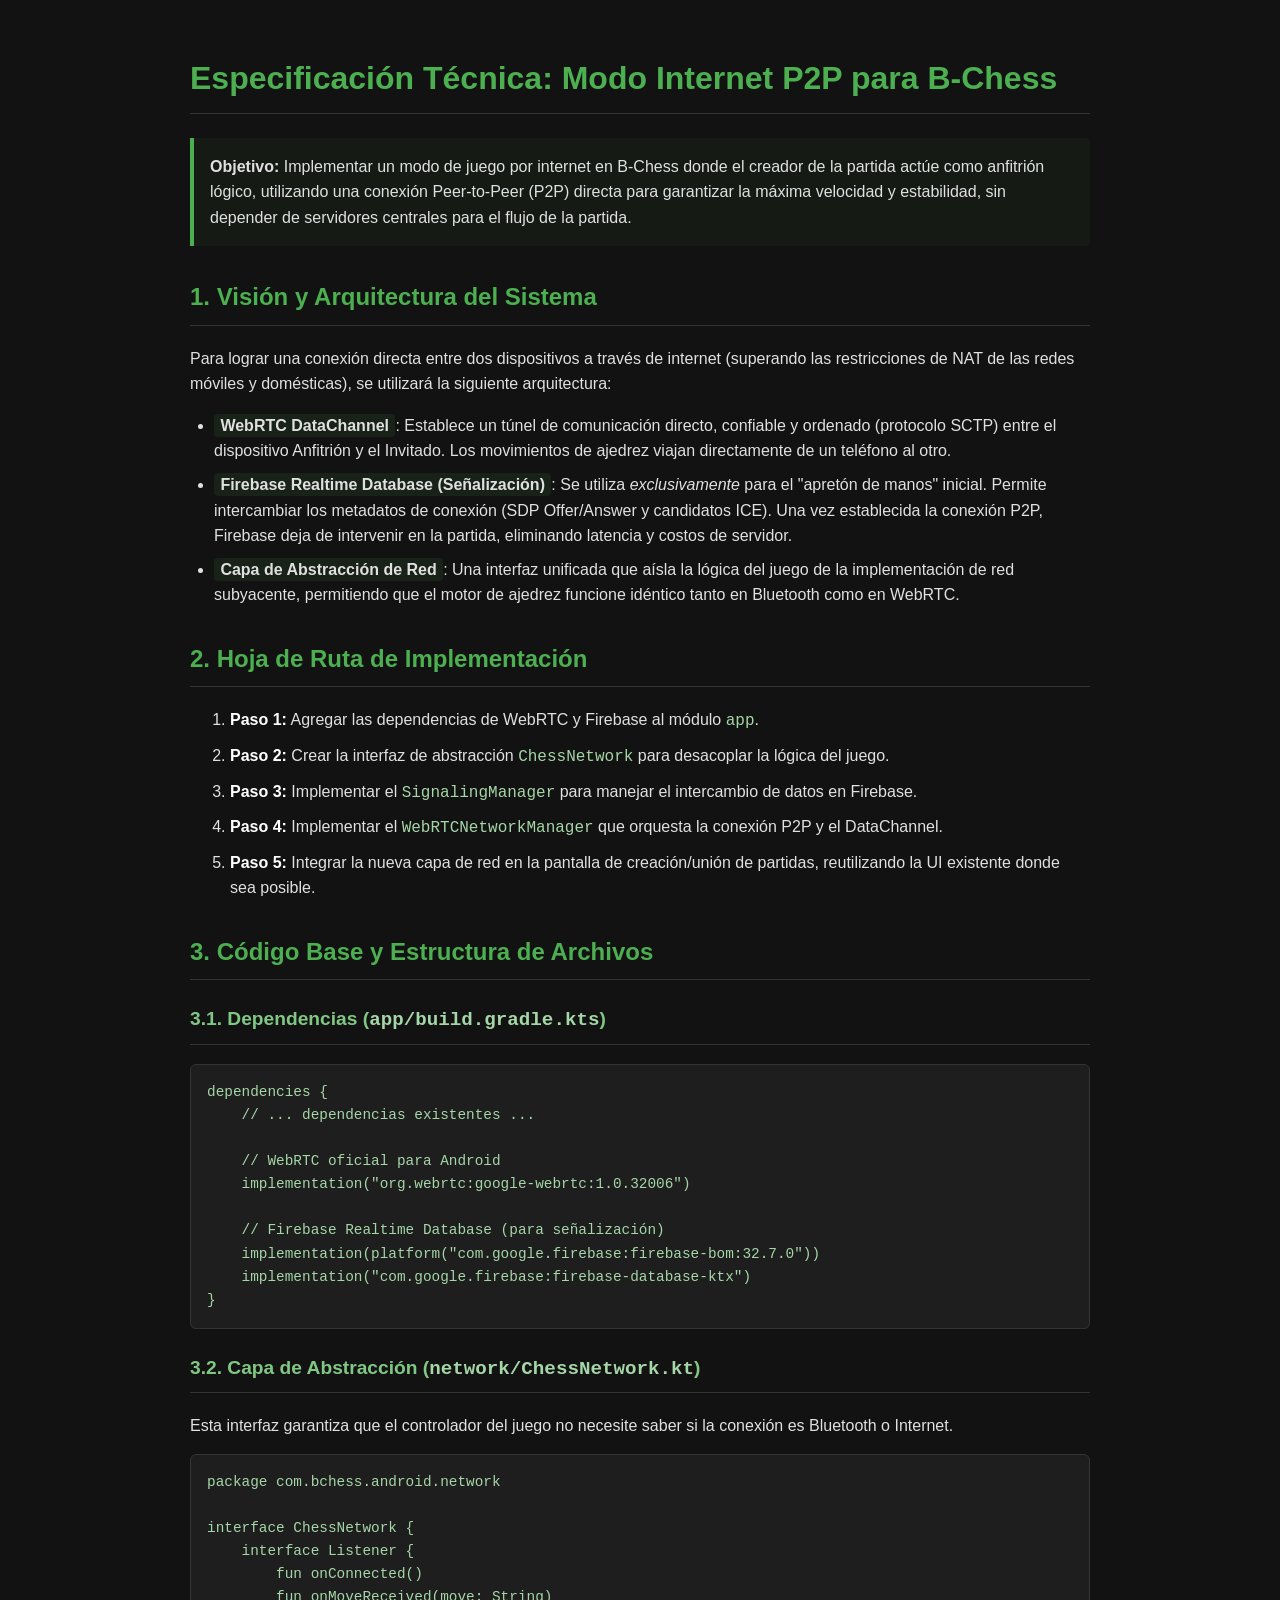
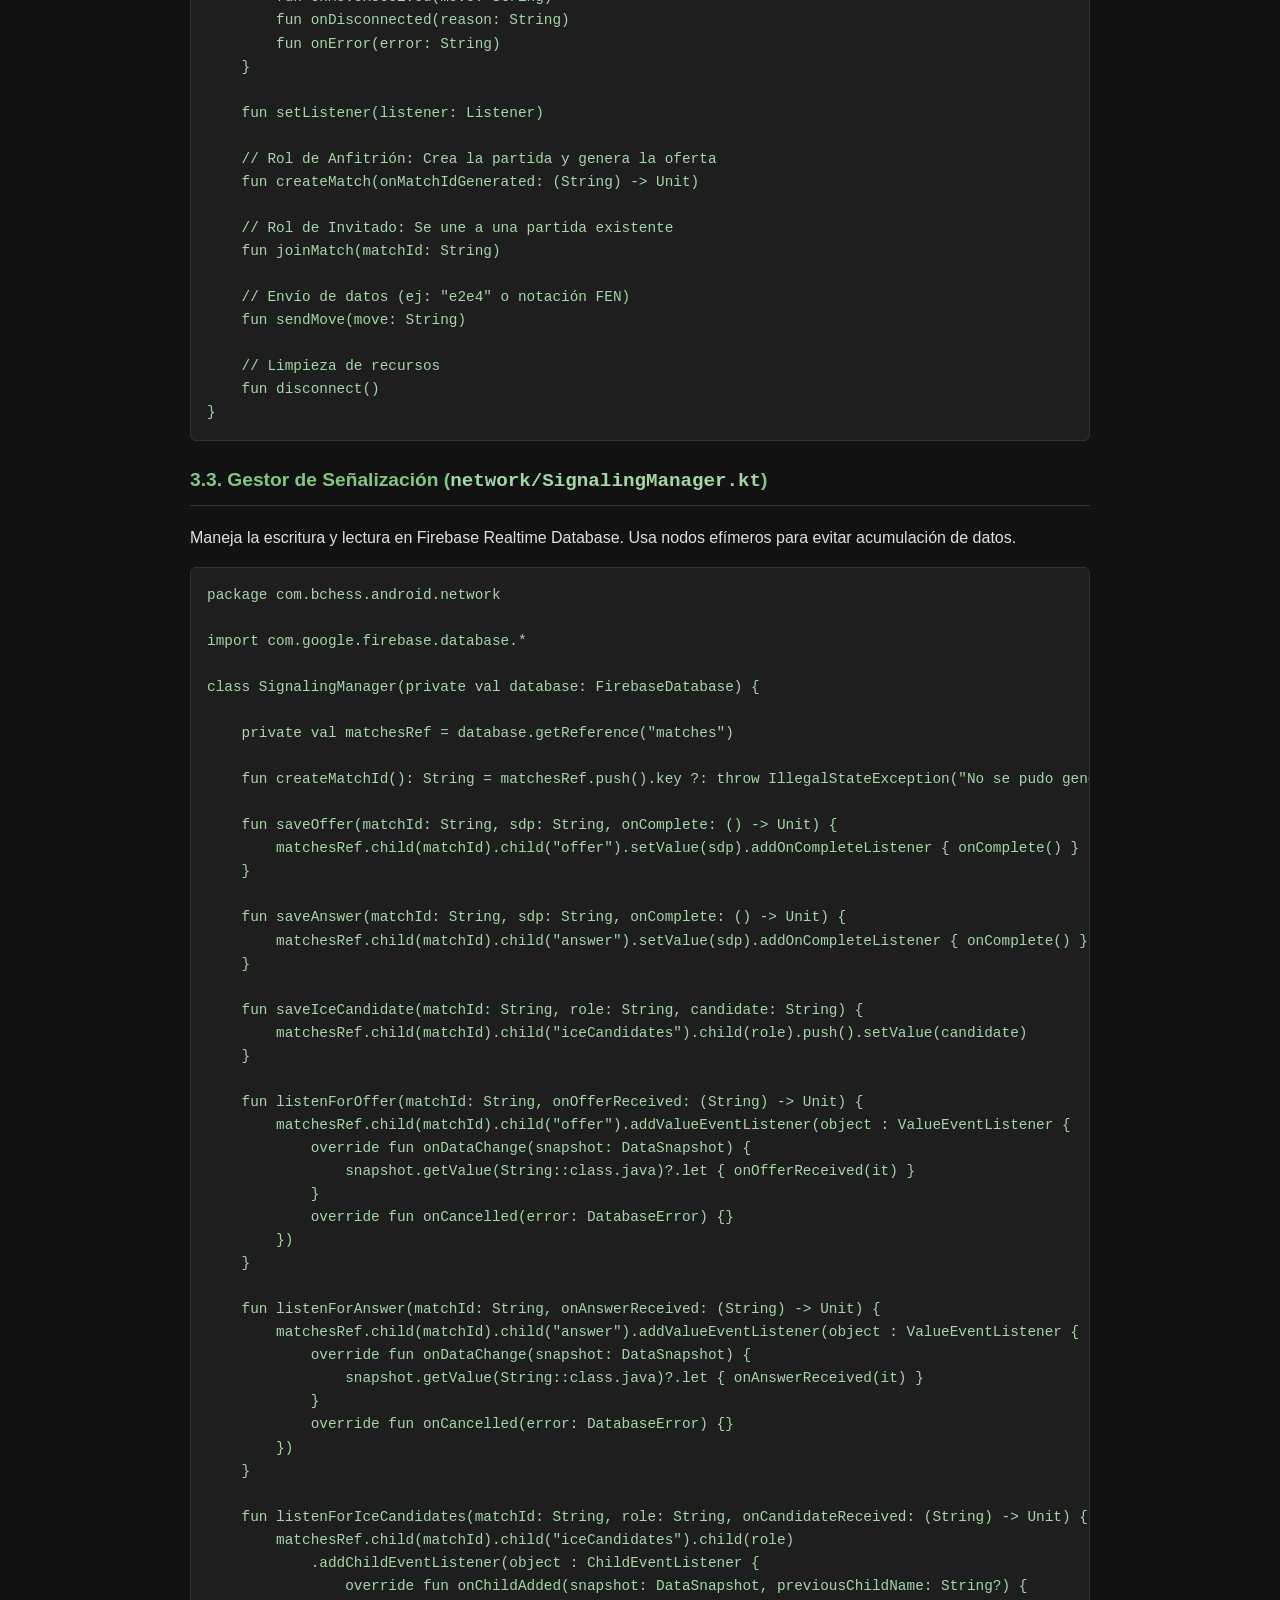
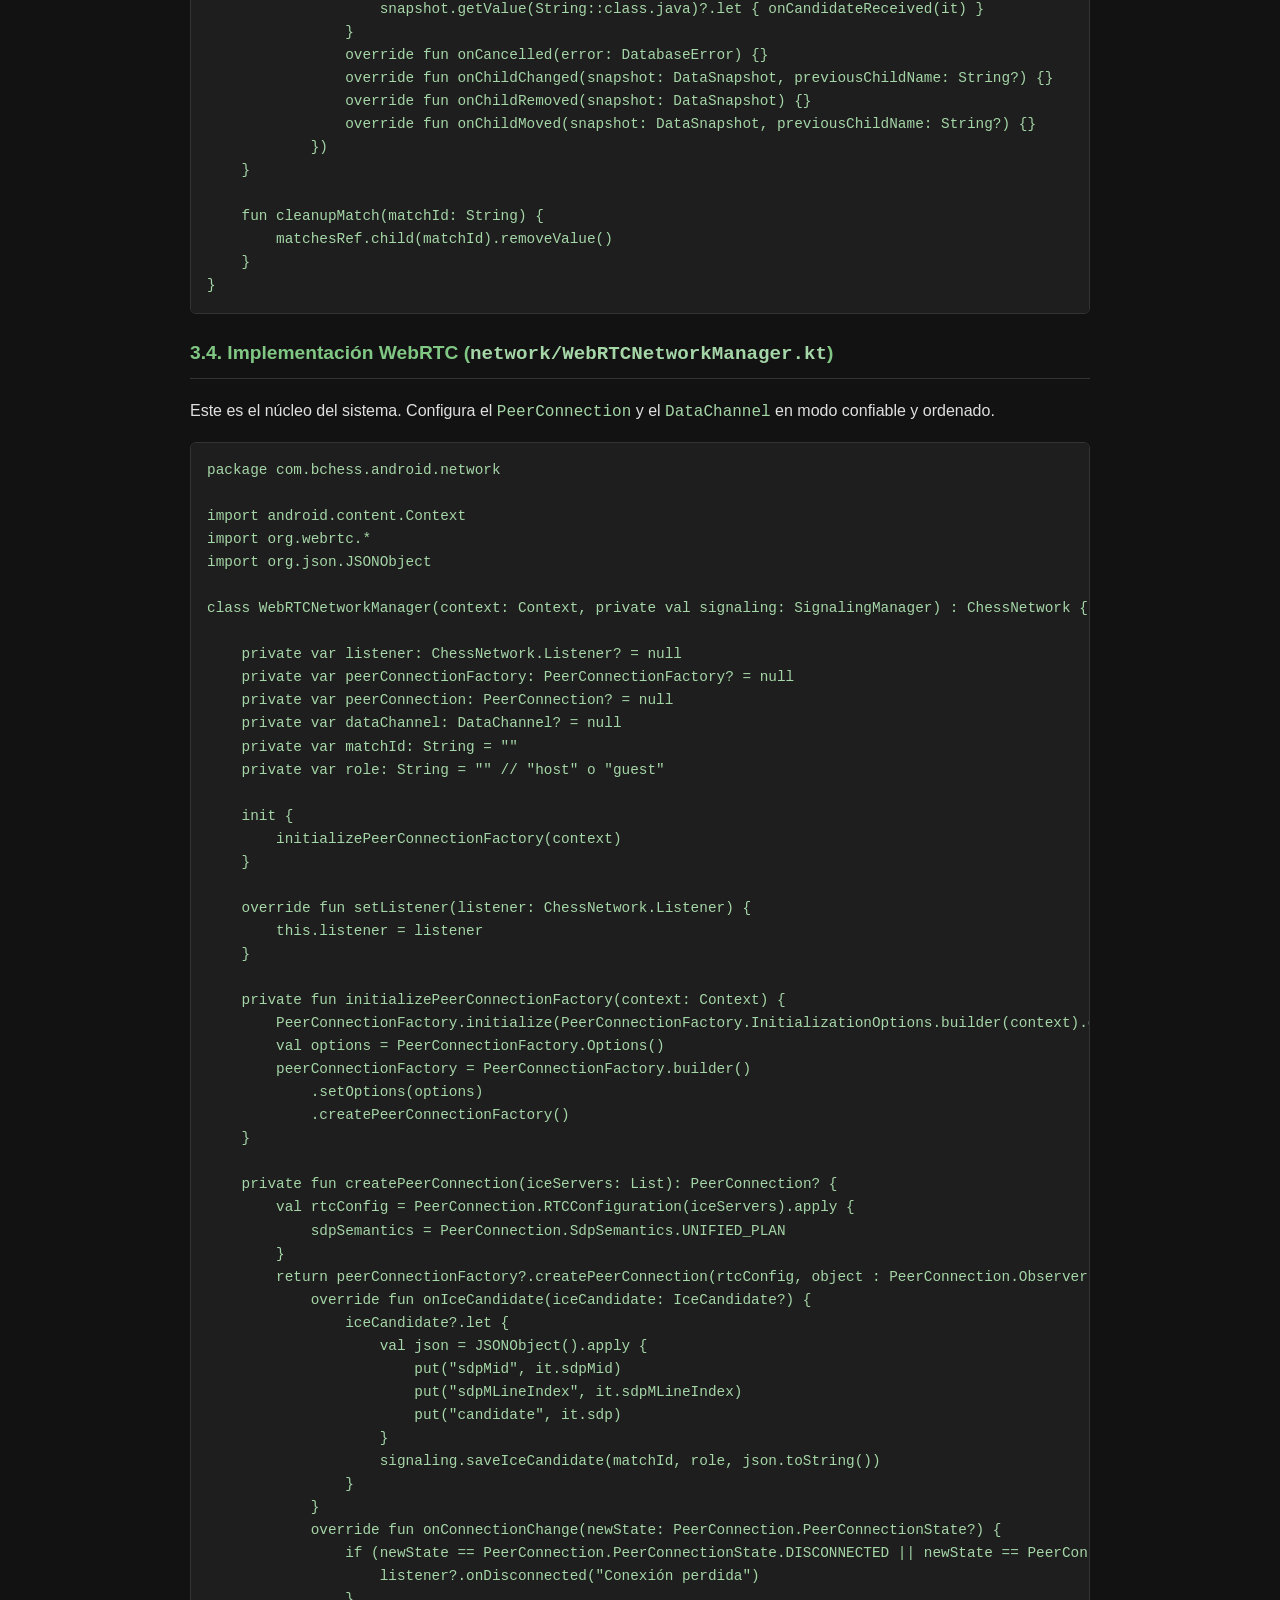
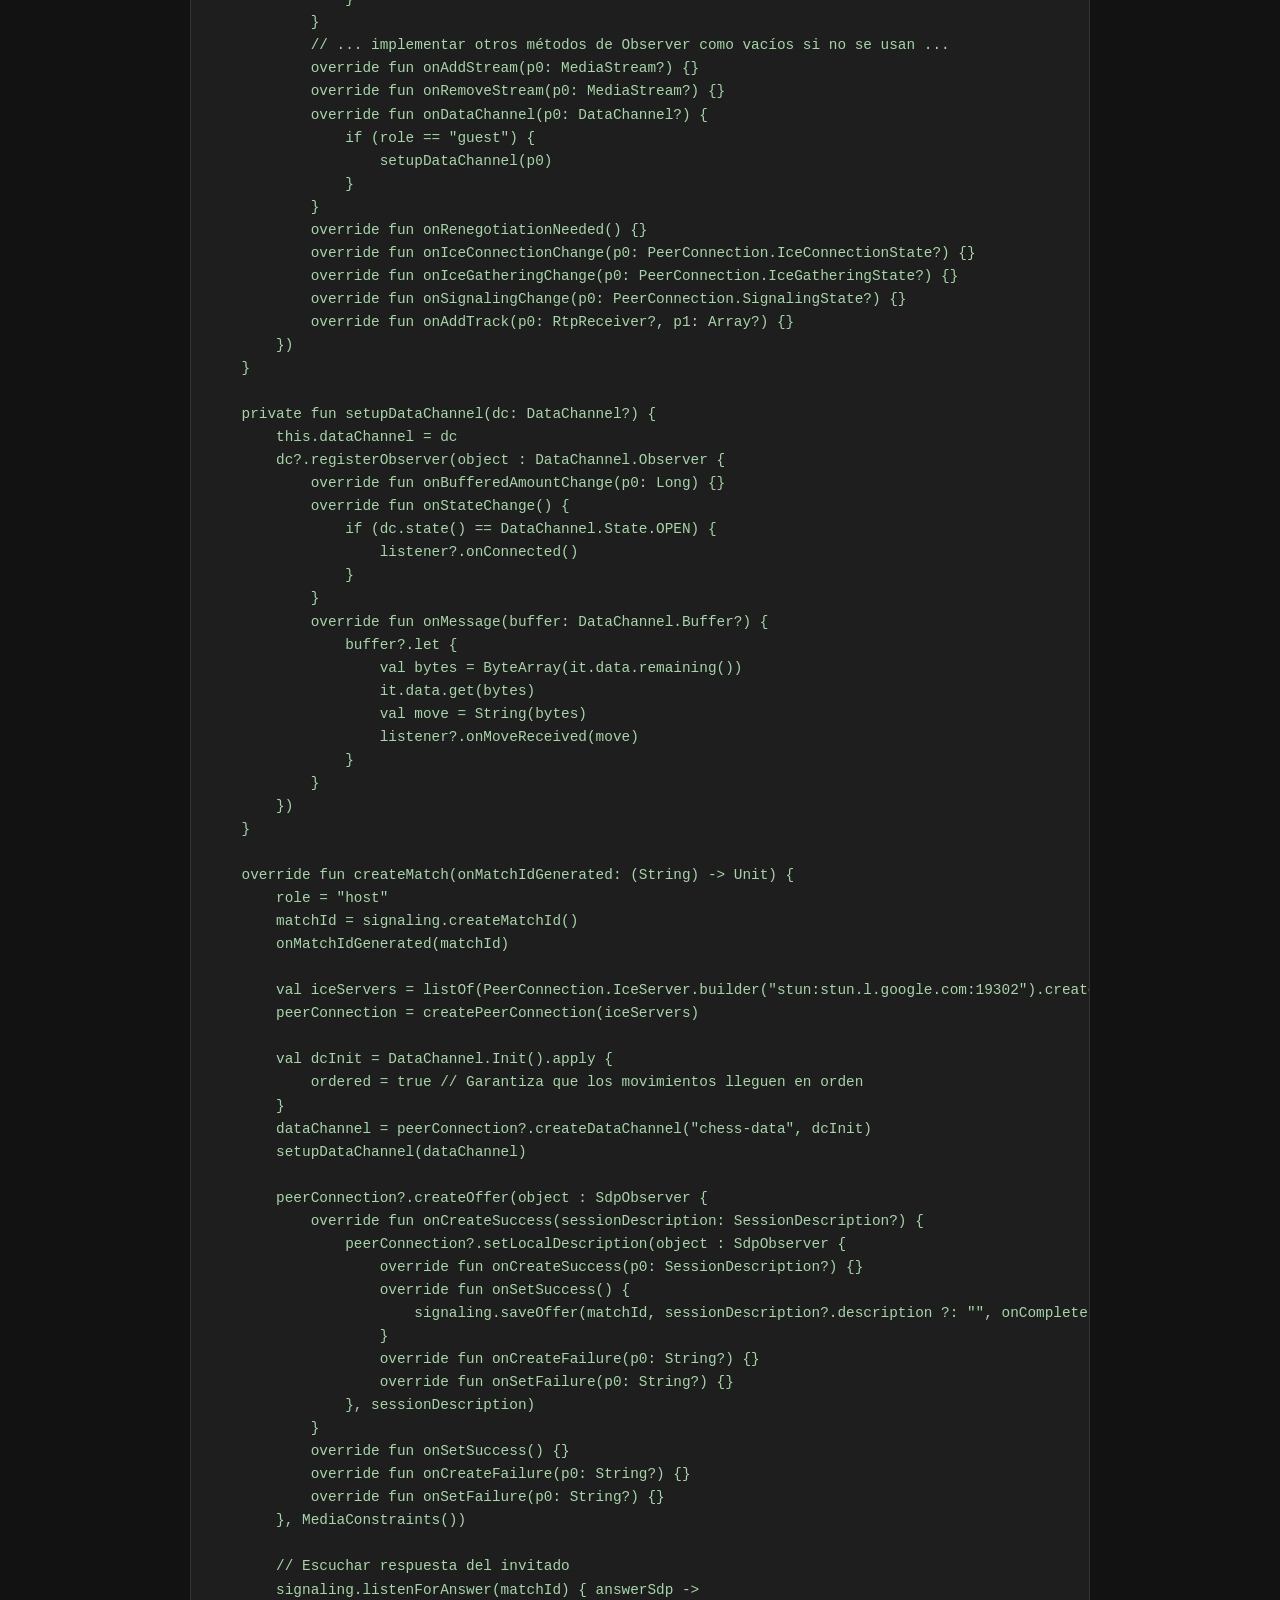
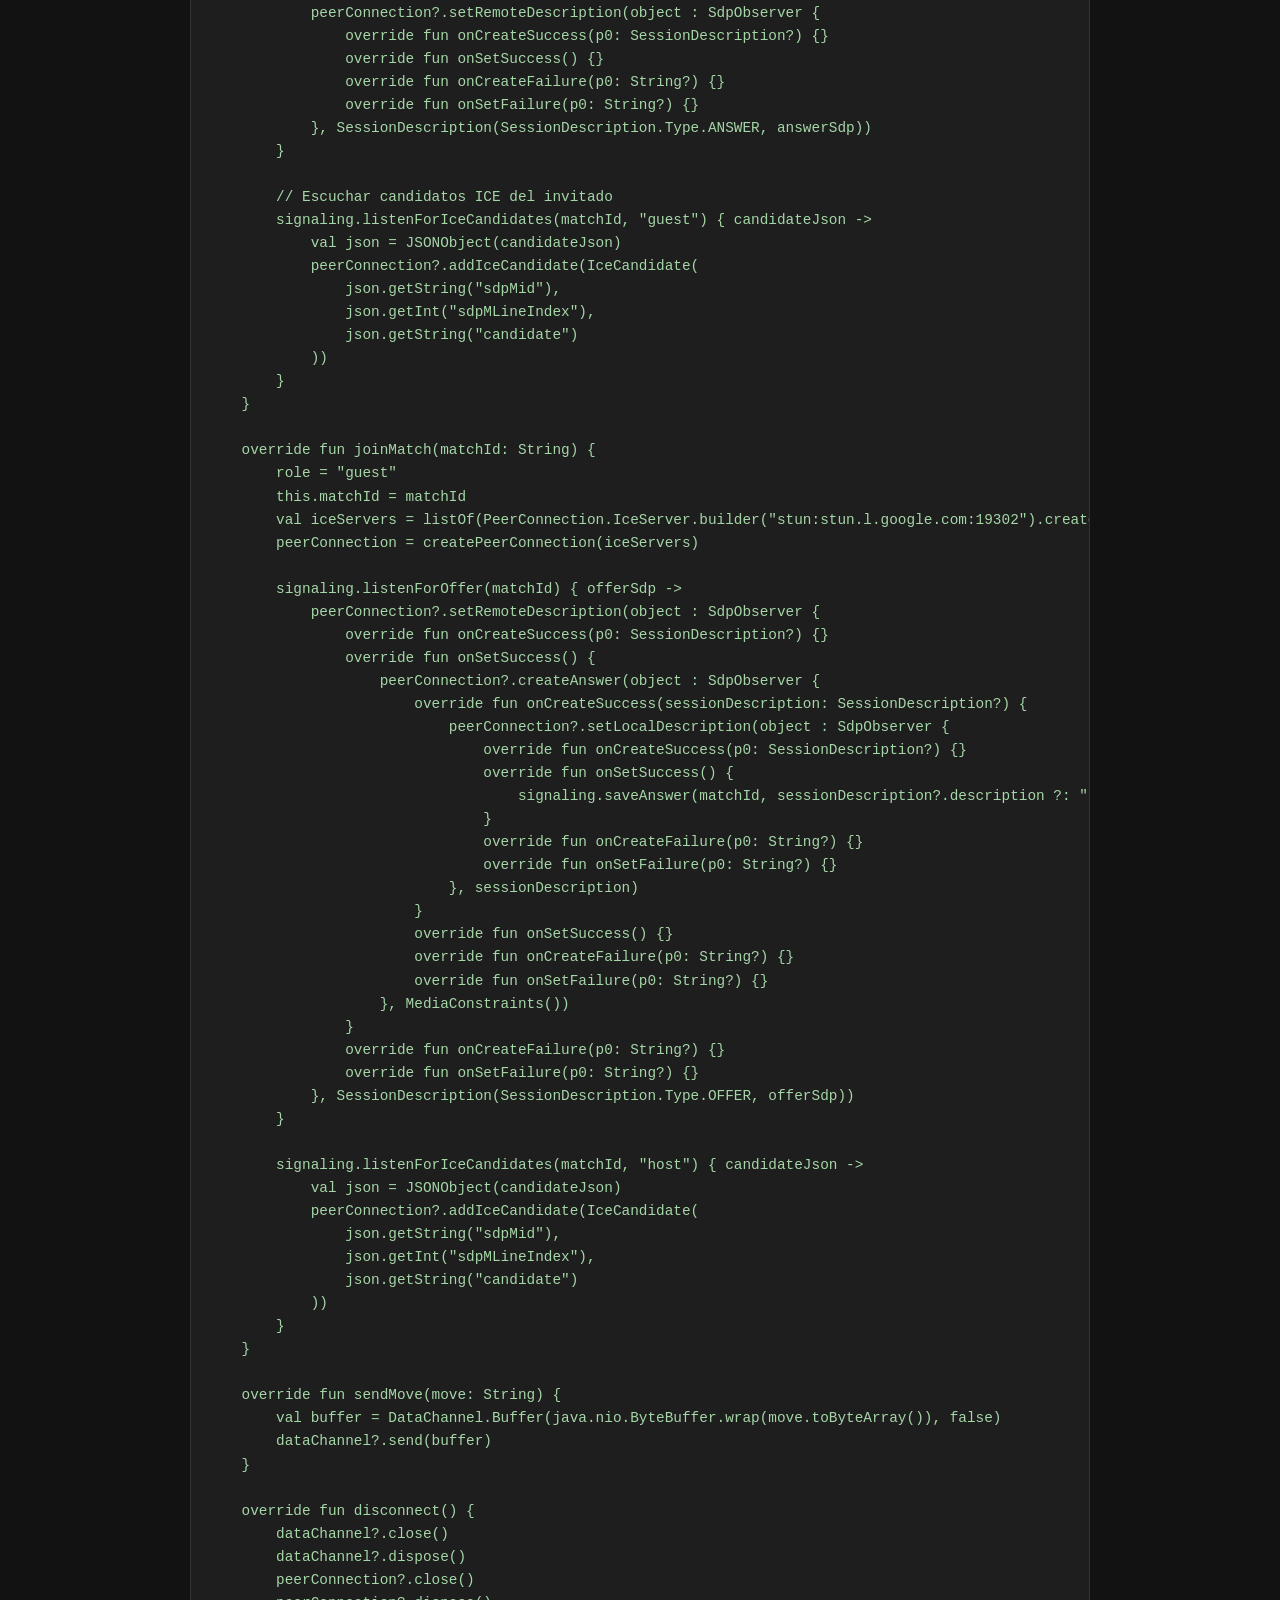
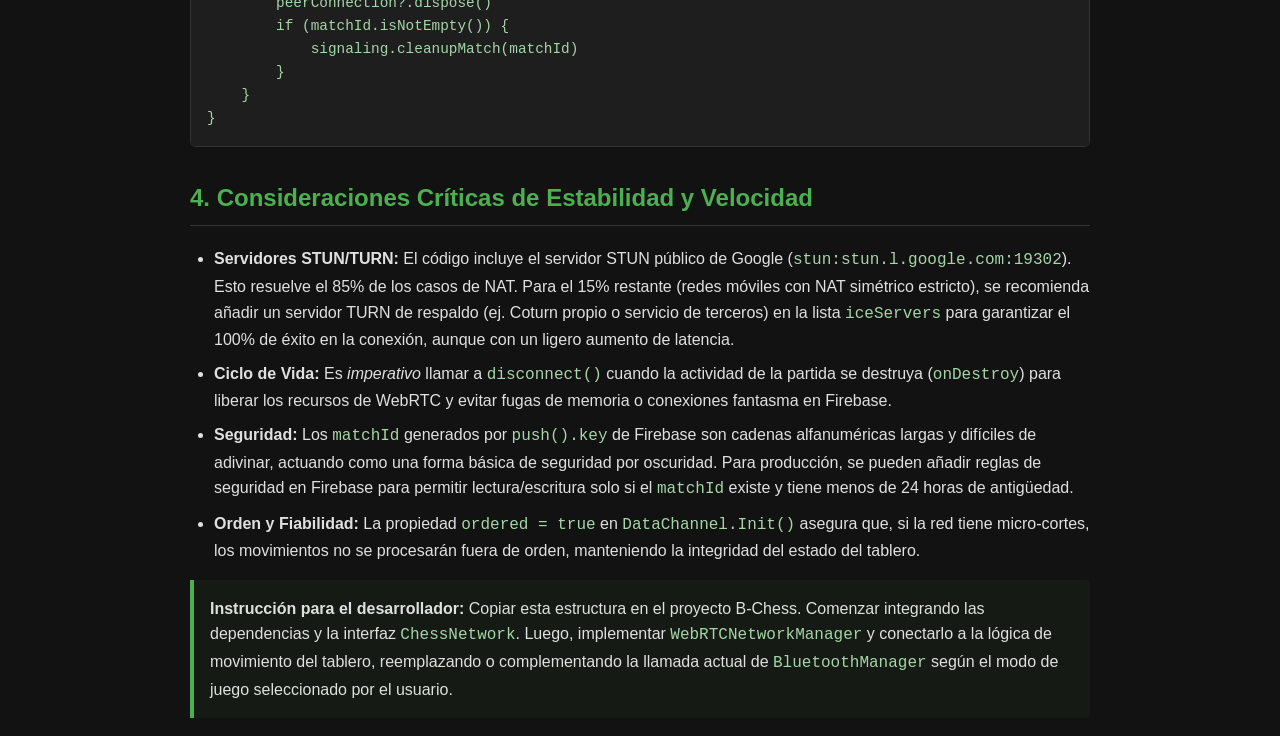
<file: instrucciones.html>
<!DOCTYPE html>
<html lang="es">
<head>
    <meta charset="UTF-8">
    <meta name="viewport" content="width=device-width, initial-scale=1.0">
    <title>Especificación Técnica: Modo Internet P2P para B-Chess</title>
    <style>
        :root {
            --bg-color: #121212;
            --text-color: #e0e0e0;
            --accent-color: #4caf50;
            --code-bg: #1e1e1e;
            --border-color: #333;
        }
        body {
            font-family: 'Segoe UI', Roboto, Helvetica, Arial, sans-serif;
            background-color: var(--bg-color);
            color: var(--text-color);
            line-height: 1.6;
            margin: 0;
            padding: 2rem;
            max-width: 900px;
            margin-left: auto;
            margin-right: auto;
        }
        h1, h2, h3 {
            color: var(--accent-color);
            border-bottom: 1px solid var(--border-color);
            padding-bottom: 0.5rem;
        }
        h1 { font-size: 2rem; margin-bottom: 1.5rem; }
        h2 { font-size: 1.5rem; margin-top: 2rem; }
        h3 { font-size: 1.2rem; margin-top: 1.5rem; color: #81c784; }
        p, li { font-size: 1rem; }
        ul { padding-left: 1.5rem; }
        li { margin-bottom: 0.5rem; }
        .highlight { background-color: rgba(76, 175, 80, 0.1); padding: 0.2rem 0.4rem; border-radius: 4px; font-weight: bold; }
        pre {
            background-color: var(--code-bg);
            border: 1px solid var(--border-color);
            border-radius: 6px;
            padding: 1rem;
            overflow-x: auto;
            font-family: 'Consolas', 'Monaco', monospace;
            font-size: 0.9rem;
        }
        code { font-family: 'Consolas', 'Monaco', monospace; color: #a5d6a7; }
        .note {
            border-left: 4px solid var(--accent-color);
            background-color: rgba(76, 175, 80, 0.05);
            padding: 1rem;
            margin: 1rem 0;
            border-radius: 0 4px 4px 0;
        }
        .step { font-weight: bold; color: #fff; }
    </style>
</head>
<body>

    <h1>Especificación Técnica: Modo Internet P2P para B-Chess</h1>
    
    <div class="note">
        <strong>Objetivo:</strong> Implementar un modo de juego por internet en B-Chess donde el creador de la partida actúe como anfitrión lógico, utilizando una conexión Peer-to-Peer (P2P) directa para garantizar la máxima velocidad y estabilidad, sin depender de servidores centrales para el flujo de la partida.
    </div>

    <h2>1. Visión y Arquitectura del Sistema</h2>
    <p>Para lograr una conexión directa entre dos dispositivos a través de internet (superando las restricciones de NAT de las redes móviles y domésticas), se utilizará la siguiente arquitectura:</p>
    <ul>
        <li><span class="highlight">WebRTC DataChannel</span>: Establece un túnel de comunicación directo, confiable y ordenado (protocolo SCTP) entre el dispositivo Anfitrión y el Invitado. Los movimientos de ajedrez viajan directamente de un teléfono al otro.</li>
        <li><span class="highlight">Firebase Realtime Database (Señalización)</span>: Se utiliza <em>exclusivamente</em> para el "apretón de manos" inicial. Permite intercambiar los metadatos de conexión (SDP Offer/Answer y candidatos ICE). Una vez establecida la conexión P2P, Firebase deja de intervenir en la partida, eliminando latencia y costos de servidor.</li>
        <li><span class="highlight">Capa de Abstracción de Red</span>: Una interfaz unificada que aísla la lógica del juego de la implementación de red subyacente, permitiendo que el motor de ajedrez funcione idéntico tanto en Bluetooth como en WebRTC.</li>
    </ul>

    <h2>2. Hoja de Ruta de Implementación</h2>
    <ol>
        <li><span class="step">Paso 1:</span> Agregar las dependencias de WebRTC y Firebase al módulo <code>app</code>.</li>
        <li><span class="step">Paso 2:</span> Crear la interfaz de abstracción <code>ChessNetwork</code> para desacoplar la lógica del juego.</li>
        <li><span class="step">Paso 3:</span> Implementar el <code>SignalingManager</code> para manejar el intercambio de datos en Firebase.</li>
        <li><span class="step">Paso 4:</span> Implementar el <code>WebRTCNetworkManager</code> que orquesta la conexión P2P y el DataChannel.</li>
        <li><span class="step">Paso 5:</span> Integrar la nueva capa de red en la pantalla de creación/unión de partidas, reutilizando la UI existente donde sea posible.</li>
    </ol>

    <h2>3. Código Base y Estructura de Archivos</h2>

    <h3>3.1. Dependencias (<code>app/build.gradle.kts</code>)</h3>
    <pre><code>dependencies {
    // ... dependencias existentes ...

    // WebRTC oficial para Android
    implementation("org.webrtc:google-webrtc:1.0.32006")

    // Firebase Realtime Database (para señalización)
    implementation(platform("com.google.firebase:firebase-bom:32.7.0"))
    implementation("com.google.firebase:firebase-database-ktx")
}</code></pre>

    <h3>3.2. Capa de Abstracción (<code>network/ChessNetwork.kt</code>)</h3>
    <p>Esta interfaz garantiza que el controlador del juego no necesite saber si la conexión es Bluetooth o Internet.</p>
    <pre><code>package com.bchess.android.network

interface ChessNetwork {
    interface Listener {
        fun onConnected()
        fun onMoveReceived(move: String)
        fun onDisconnected(reason: String)
        fun onError(error: String)
    }

    fun setListener(listener: Listener)
    
    // Rol de Anfitrión: Crea la partida y genera la oferta
    fun createMatch(onMatchIdGenerated: (String) -> Unit)
    
    // Rol de Invitado: Se une a una partida existente
    fun joinMatch(matchId: String)
    
    // Envío de datos (ej: "e2e4" o notación FEN)
    fun sendMove(move: String)
    
    // Limpieza de recursos
    fun disconnect()
}</code></pre>

    <h3>3.3. Gestor de Señalización (<code>network/SignalingManager.kt</code>)</h3>
    <p>Maneja la escritura y lectura en Firebase Realtime Database. Usa nodos efímeros para evitar acumulación de datos.</p>
    <pre><code>package com.bchess.android.network

import com.google.firebase.database.*

class SignalingManager(private val database: FirebaseDatabase) {

    private val matchesRef = database.getReference("matches")

    fun createMatchId(): String = matchesRef.push().key ?: throw IllegalStateException("No se pudo generar ID")

    fun saveOffer(matchId: String, sdp: String, onComplete: () -> Unit) {
        matchesRef.child(matchId).child("offer").setValue(sdp).addOnCompleteListener { onComplete() }
    }

    fun saveAnswer(matchId: String, sdp: String, onComplete: () -> Unit) {
        matchesRef.child(matchId).child("answer").setValue(sdp).addOnCompleteListener { onComplete() }
    }

    fun saveIceCandidate(matchId: String, role: String, candidate: String) {
        matchesRef.child(matchId).child("iceCandidates").child(role).push().setValue(candidate)
    }

    fun listenForOffer(matchId: String, onOfferReceived: (String) -> Unit) {
        matchesRef.child(matchId).child("offer").addValueEventListener(object : ValueEventListener {
            override fun onDataChange(snapshot: DataSnapshot) {
                snapshot.getValue(String::class.java)?.let { onOfferReceived(it) }
            }
            override fun onCancelled(error: DatabaseError) {}
        })
    }

    fun listenForAnswer(matchId: String, onAnswerReceived: (String) -> Unit) {
        matchesRef.child(matchId).child("answer").addValueEventListener(object : ValueEventListener {
            override fun onDataChange(snapshot: DataSnapshot) {
                snapshot.getValue(String::class.java)?.let { onAnswerReceived(it) }
            }
            override fun onCancelled(error: DatabaseError) {}
        })
    }

    fun listenForIceCandidates(matchId: String, role: String, onCandidateReceived: (String) -> Unit) {
        matchesRef.child(matchId).child("iceCandidates").child(role)
            .addChildEventListener(object : ChildEventListener {
                override fun onChildAdded(snapshot: DataSnapshot, previousChildName: String?) {
                    snapshot.getValue(String::class.java)?.let { onCandidateReceived(it) }
                }
                override fun onCancelled(error: DatabaseError) {}
                override fun onChildChanged(snapshot: DataSnapshot, previousChildName: String?) {}
                override fun onChildRemoved(snapshot: DataSnapshot) {}
                override fun onChildMoved(snapshot: DataSnapshot, previousChildName: String?) {}
            })
    }
    
    fun cleanupMatch(matchId: String) {
        matchesRef.child(matchId).removeValue()
    }
}</code></pre>

    <h3>3.4. Implementación WebRTC (<code>network/WebRTCNetworkManager.kt</code>)</h3>
    <p>Este es el núcleo del sistema. Configura el <code>PeerConnection</code> y el <code>DataChannel</code> en modo confiable y ordenado.</p>
    <pre><code>package com.bchess.android.network

import android.content.Context
import org.webrtc.*
import org.json.JSONObject

class WebRTCNetworkManager(context: Context, private val signaling: SignalingManager) : ChessNetwork {

    private var listener: ChessNetwork.Listener? = null
    private var peerConnectionFactory: PeerConnectionFactory? = null
    private var peerConnection: PeerConnection? = null
    private var dataChannel: DataChannel? = null
    private var matchId: String = ""
    private var role: String = "" // "host" o "guest"

    init {
        initializePeerConnectionFactory(context)
    }

    override fun setListener(listener: ChessNetwork.Listener) {
        this.listener = listener
    }

    private fun initializePeerConnectionFactory(context: Context) {
        PeerConnectionFactory.initialize(PeerConnectionFactory.InitializationOptions.builder(context).createInitializationOptions())
        val options = PeerConnectionFactory.Options()
        peerConnectionFactory = PeerConnectionFactory.builder()
            .setOptions(options)
            .createPeerConnectionFactory()
    }

    private fun createPeerConnection(iceServers: List<PeerConnection.IceServer>): PeerConnection? {
        val rtcConfig = PeerConnection.RTCConfiguration(iceServers).apply {
            sdpSemantics = PeerConnection.SdpSemantics.UNIFIED_PLAN
        }
        return peerConnectionFactory?.createPeerConnection(rtcConfig, object : PeerConnection.Observer {
            override fun onIceCandidate(iceCandidate: IceCandidate?) {
                iceCandidate?.let { 
                    val json = JSONObject().apply {
                        put("sdpMid", it.sdpMid)
                        put("sdpMLineIndex", it.sdpMLineIndex)
                        put("candidate", it.sdp)
                    }
                    signaling.saveIceCandidate(matchId, role, json.toString())
                }
            }
            override fun onConnectionChange(newState: PeerConnection.PeerConnectionState?) {
                if (newState == PeerConnection.PeerConnectionState.DISCONNECTED || newState == PeerConnection.PeerConnectionState.FAILED) {
                    listener?.onDisconnected("Conexión perdida")
                }
            }
            // ... implementar otros métodos de Observer como vacíos si no se usan ...
            override fun onAddStream(p0: MediaStream?) {}
            override fun onRemoveStream(p0: MediaStream?) {}
            override fun onDataChannel(p0: DataChannel?) {
                if (role == "guest") {
                    setupDataChannel(p0)
                }
            }
            override fun onRenegotiationNeeded() {}
            override fun onIceConnectionChange(p0: PeerConnection.IceConnectionState?) {}
            override fun onIceGatheringChange(p0: PeerConnection.IceGatheringState?) {}
            override fun onSignalingChange(p0: PeerConnection.SignalingState?) {}
            override fun onAddTrack(p0: RtpReceiver?, p1: Array<out MediaStream>?) {}
        })
    }

    private fun setupDataChannel(dc: DataChannel?) {
        this.dataChannel = dc
        dc?.registerObserver(object : DataChannel.Observer {
            override fun onBufferedAmountChange(p0: Long) {}
            override fun onStateChange() {
                if (dc.state() == DataChannel.State.OPEN) {
                    listener?.onConnected()
                }
            }
            override fun onMessage(buffer: DataChannel.Buffer?) {
                buffer?.let {
                    val bytes = ByteArray(it.data.remaining())
                    it.data.get(bytes)
                    val move = String(bytes)
                    listener?.onMoveReceived(move)
                }
            }
        })
    }

    override fun createMatch(onMatchIdGenerated: (String) -> Unit) {
        role = "host"
        matchId = signaling.createMatchId()
        onMatchIdGenerated(matchId)

        val iceServers = listOf(PeerConnection.IceServer.builder("stun:stun.l.google.com:19302").createIceServer())
        peerConnection = createPeerConnection(iceServers)

        val dcInit = DataChannel.Init().apply {
            ordered = true // Garantiza que los movimientos lleguen en orden
        }
        dataChannel = peerConnection?.createDataChannel("chess-data", dcInit)
        setupDataChannel(dataChannel)

        peerConnection?.createOffer(object : SdpObserver {
            override fun onCreateSuccess(sessionDescription: SessionDescription?) {
                peerConnection?.setLocalDescription(object : SdpObserver {
                    override fun onCreateSuccess(p0: SessionDescription?) {}
                    override fun onSetSuccess() {
                        signaling.saveOffer(matchId, sessionDescription?.description ?: "", onComplete = {})
                    }
                    override fun onCreateFailure(p0: String?) {}
                    override fun onSetFailure(p0: String?) {}
                }, sessionDescription)
            }
            override fun onSetSuccess() {}
            override fun onCreateFailure(p0: String?) {}
            override fun onSetFailure(p0: String?) {}
        }, MediaConstraints())
        
        // Escuchar respuesta del invitado
        signaling.listenForAnswer(matchId) { answerSdp ->
            peerConnection?.setRemoteDescription(object : SdpObserver {
                override fun onCreateSuccess(p0: SessionDescription?) {}
                override fun onSetSuccess() {}
                override fun onCreateFailure(p0: String?) {}
                override fun onSetFailure(p0: String?) {}
            }, SessionDescription(SessionDescription.Type.ANSWER, answerSdp))
        }

        // Escuchar candidatos ICE del invitado
        signaling.listenForIceCandidates(matchId, "guest") { candidateJson ->
            val json = JSONObject(candidateJson)
            peerConnection?.addIceCandidate(IceCandidate(
                json.getString("sdpMid"),
                json.getInt("sdpMLineIndex"),
                json.getString("candidate")
            ))
        }
    }

    override fun joinMatch(matchId: String) {
        role = "guest"
        this.matchId = matchId
        val iceServers = listOf(PeerConnection.IceServer.builder("stun:stun.l.google.com:19302").createIceServer())
        peerConnection = createPeerConnection(iceServers)

        signaling.listenForOffer(matchId) { offerSdp ->
            peerConnection?.setRemoteDescription(object : SdpObserver {
                override fun onCreateSuccess(p0: SessionDescription?) {}
                override fun onSetSuccess() {
                    peerConnection?.createAnswer(object : SdpObserver {
                        override fun onCreateSuccess(sessionDescription: SessionDescription?) {
                            peerConnection?.setLocalDescription(object : SdpObserver {
                                override fun onCreateSuccess(p0: SessionDescription?) {}
                                override fun onSetSuccess() {
                                    signaling.saveAnswer(matchId, sessionDescription?.description ?: "", onComplete = {})
                                }
                                override fun onCreateFailure(p0: String?) {}
                                override fun onSetFailure(p0: String?) {}
                            }, sessionDescription)
                        }
                        override fun onSetSuccess() {}
                        override fun onCreateFailure(p0: String?) {}
                        override fun onSetFailure(p0: String?) {}
                    }, MediaConstraints())
                }
                override fun onCreateFailure(p0: String?) {}
                override fun onSetFailure(p0: String?) {}
            }, SessionDescription(SessionDescription.Type.OFFER, offerSdp))
        }

        signaling.listenForIceCandidates(matchId, "host") { candidateJson ->
            val json = JSONObject(candidateJson)
            peerConnection?.addIceCandidate(IceCandidate(
                json.getString("sdpMid"),
                json.getInt("sdpMLineIndex"),
                json.getString("candidate")
            ))
        }
    }

    override fun sendMove(move: String) {
        val buffer = DataChannel.Buffer(java.nio.ByteBuffer.wrap(move.toByteArray()), false)
        dataChannel?.send(buffer)
    }

    override fun disconnect() {
        dataChannel?.close()
        dataChannel?.dispose()
        peerConnection?.close()
        peerConnection?.dispose()
        if (matchId.isNotEmpty()) {
            signaling.cleanupMatch(matchId)
        }
    }
}</code></pre>

    <h2>4. Consideraciones Críticas de Estabilidad y Velocidad</h2>
    <ul>
        <li><strong>Servidores STUN/TURN:</strong> El código incluye el servidor STUN público de Google (<code>stun:stun.l.google.com:19302</code>). Esto resuelve el 85% de los casos de NAT. Para el 15% restante (redes móviles con NAT simétrico estricto), se recomienda añadir un servidor TURN de respaldo (ej. Coturn propio o servicio de terceros) en la lista <code>iceServers</code> para garantizar el 100% de éxito en la conexión, aunque con un ligero aumento de latencia.</li>
        <li><strong>Ciclo de Vida:</strong> Es <em>imperativo</em> llamar a <code>disconnect()</code> cuando la actividad de la partida se destruya (<code>onDestroy</code>) para liberar los recursos de WebRTC y evitar fugas de memoria o conexiones fantasma en Firebase.</li>
        <li><strong>Seguridad:</strong> Los <code>matchId</code> generados por <code>push().key</code> de Firebase son cadenas alfanuméricas largas y difíciles de adivinar, actuando como una forma básica de seguridad por oscuridad. Para producción, se pueden añadir reglas de seguridad en Firebase para permitir lectura/escritura solo si el <code>matchId</code> existe y tiene menos de 24 horas de antigüedad.</li>
        <li><strong>Orden y Fiabilidad:</strong> La propiedad <code>ordered = true</code> en <code>DataChannel.Init()</code> asegura que, si la red tiene micro-cortes, los movimientos no se procesarán fuera de orden, manteniendo la integridad del estado del tablero.</li>
    </ul>

    <div class="note">
        <strong>Instrucción para el desarrollador:</strong> Copiar esta estructura en el proyecto B-Chess. Comenzar integrando las dependencias y la interfaz <code>ChessNetwork</code>. Luego, implementar <code>WebRTCNetworkManager</code> y conectarlo a la lógica de movimiento del tablero, reemplazando o complementando la llamada actual de <code>BluetoothManager</code> según el modo de juego seleccionado por el usuario.
    </div>

</body>
</html>
</file>
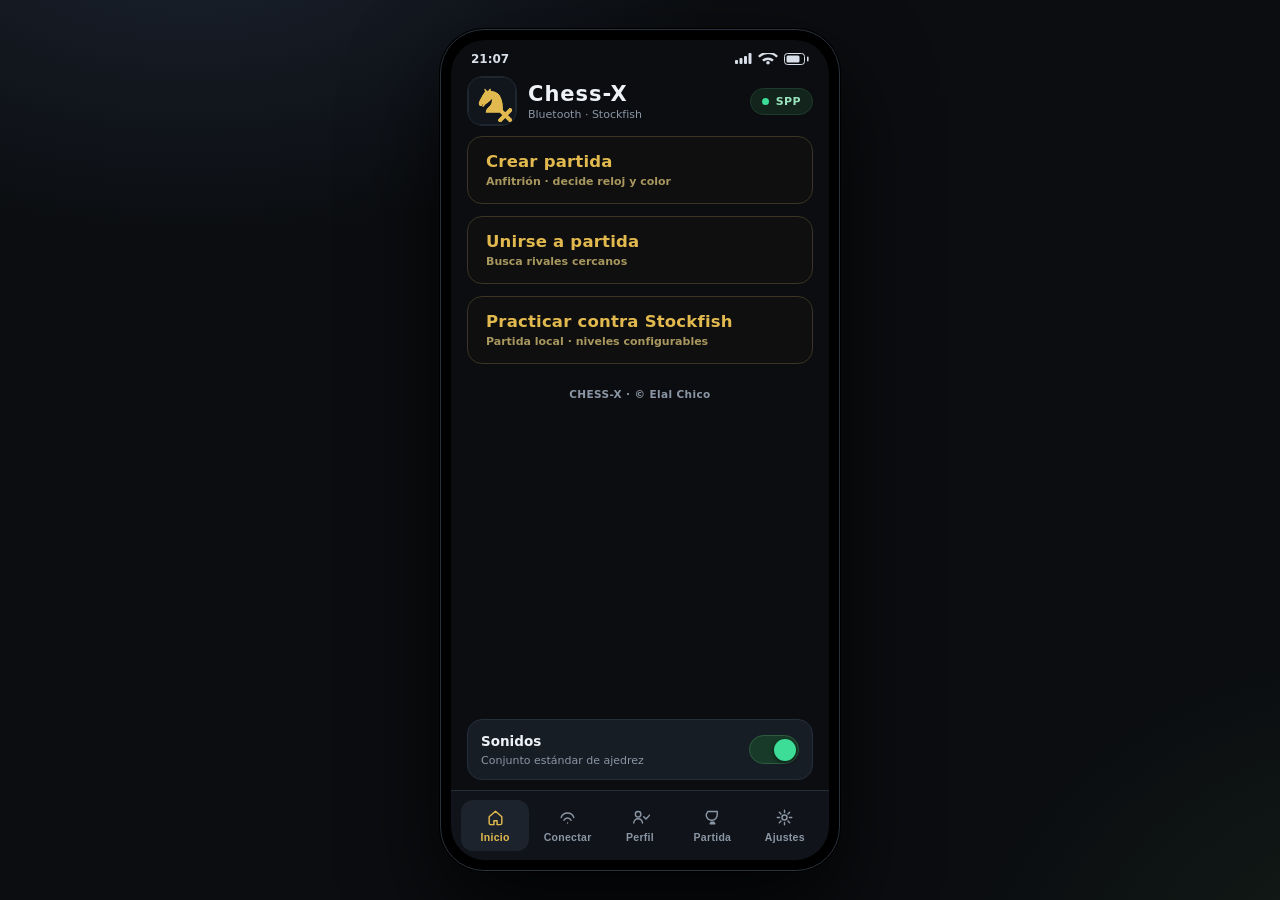
<file: preview-home.html>
<!doctype html>
<html lang="es"><head><meta charset="utf-8"/>
<meta name="viewport" content="width=device-width,initial-scale=1"/>
<title>Chess-X — Bluetooth y Stockfish</title>
<link rel="icon" href="data:image/svg+xml,<svg xmlns='http://www.w3.org/2000/svg' viewBox='0 0 100 100'><text y='.9em' font-size='88' fill='%23E2B94E'>X</text></svg>"/>
<style>
:root{
  --bg:#0B0D10;
  --surface:#13171D;
  --card:#171D25;
  --card2:#1C232D;
  --line:#252E39;
  --line2:#2F3947;
  --text:#EEF1F5;
  --muted:#8B96A5;
  --gold:#E2B94E;
  --gold2:#C9A03E;
  --chess-light:#F0D9B5;
  --chess-dark:#B58863;
  --chess-dark2:#8B5A2B;
  --piece-stroke:#000000;
  --piece-color:#FFFFFF;
  --green:#3DDC97;
  --red:#FF6B6B;
  --blue:#5B9DF9;
  --board-light:#EAD7BC;
  --board-dark:#7A5636;
  --board-dark2:#6B4A2E;
  --sel:#F6E25C;
  --last:#C7B84E;
}
*{box-sizing:border-box;margin:0;padding:0;-webkit-tap-highlight-color:transparent}
html,body{min-height:100%}
body{
  background:
    radial-gradient(1000px 600px at 15% -10%, #1B2330 0%, transparent 55%),
    radial-gradient(900px 700px at 110% 110%, #141E18 0%, transparent 50%),
    var(--bg);
  color:var(--text);
  font-family:"Inter",system-ui,-apple-system,"Segoe UI",Roboto,sans-serif;
  display:flex;align-items:center;justify-content:center;
  min-height:100dvh;
  padding:24px 14px;
}
.phone{
  width:400px;max-width:100%;
  background:#000;
  border-radius:44px;
  padding:10px;
  border:1px solid #2A323D;
  box-shadow:0 40px 90px #000C,0 0 0 1px #000, inset 0 0 0 1px #000;
}
.screen{
  background:var(--bg);
  border-radius:34px;
  overflow:hidden;
  display:flex;flex-direction:column;
  height:min(820px,calc(100dvh - 36px));
  min-height:640px;
  position:relative;
}
/* status bar */
.statusbar{display:flex;justify-content:space-between;align-items:center;padding:12px 20px 0;font-size:12px;font-weight:600;color:#D8DEE8;flex:0 0 auto}
.statusbar .icons{display:flex;gap:6px;align-items:center;color:#D8DEE8}
/* phone content */
.sc{display:none;flex:1;min-height:0;flex-direction:column;overflow:hidden}
.sc.on{display:flex}
.btn small{display:block;margin-top:2px}
.btn-alt small{font-size:10.5px;color:var(--muted);font-weight:600;letter-spacing:.2px}
.content{padding:10px 16px;flex:1;display:flex;flex-direction:column;gap:10px;overflow-y:auto}
.powered{font-size:10px;color:var(--muted);text-align:center;line-height:1.5;opacity:.7}
/* top bar */
.topbar{display:flex;align-items:center;justify-content:space-between;gap:10px}
.logo{width:50px;height:50px;border-radius:15px;display:flex;align-items:center;justify-content:center;
  background:#11161D;border:1px solid #1E2630;overflow:hidden}
.brand h1{font-size:21px;letter-spacing:1px;font-weight:800}
.brand{display:flex;gap:11px;align-items:center}
.brand p{font-size:11px;color:var(--muted);margin-top:2px}
.spp{display:inline-flex;align-items:center;gap:7px;font-size:11px;color:#9BE3BD;
  background:#12241B;border:1px solid #1E3B2B;border-radius:999px;padding:6px 11px;letter-spacing:.4px;font-weight:600}
.spp .pulse{width:7px;height:7px;border-radius:50%;background:var(--green);box-shadow:0 0 0 0 #3DDC9770;animation:pl 1.6s infinite}
@keyframes pl{0%{box-shadow:0 0 0 0 #3DDC9750}70%{box-shadow:0 0 0 7px transparent}100%{box-shadow:0 0 0 0 transparent}}
/* hero card */
.hero{background:linear-gradient(160deg,#1A222C,#12171F 70%);border:1px solid var(--line);border-radius:20px;padding:14px 14px 12px;position:relative;max-width:100%}
.hero h2{font-size:clamp(14px,4.2vw,16px);font-weight:750;letter-spacing:-.2px;line-height:1.2;overflow-wrap:anywhere}
.hero p{font-size:11px;color:var(--muted);line-height:1.45;margin-top:6px;overflow-wrap:anywhere}
.stats{display:flex;gap:8px;margin-top:10px;flex-wrap:wrap}
.stat{flex:1 1 30%;min-width:70px;background:#10151C;border:1px solid var(--line);border-radius:12px;padding:8px 9px}
.stat b{font-size:14px;letter-spacing:-.2px}
.stat span{display:block;font-size:10.5px;color:var(--muted);margin-top:2px}
/* big CTAs */
.btn{border:0;cursor:pointer;border-radius:18px;font-weight:750;letter-spacing:.2px;display:flex;align-items:center;gap:12px;width:100%;text-align:left}
.btn-big{position:relative;padding:14px 16px;font-size:15px;color:#E2B94E;margin-top:0;
  background:#0F0F0F;
  box-shadow:inset 0 1px 0 #FFFFFF0A, inset 0 -2px 0 #E2B94E22;border:1.2px solid #E2B94E}
.btn-big small{display:block;font-size:11px;font-weight:600;opacity:.85;margin-top:3px;letter-spacing:.1px;color:#A8975E}
.btn-alt{padding:13px 14px;font-size:14px;color:#E2B94E;
  background:#0F0F0F;border:1.2px solid #3A3524;
  box-shadow:inset 0 1px 0 #FFFFFF0A, inset 0 -2px 0 #E2B94E1F}
.btn-alt p,.btn-big p{margin:0}
.btn-ic{width:40px;height:40px;flex:0 0 40px;border-radius:12px;background:#1A1A14;display:flex;align-items:center;justify-content:center;font-size:20px}
.btn-big .btn-ic{background:#E2B94E;color:#0F0F0F}
.btn-alt .btn-ic{background:#1A1A14;color:#E2B94E;border:1px solid #3A3524}
/* CHESS-X button: negro, texto dorado, borde dorado fino — único estilo */
.cx-btn{display:flex;flex-direction:column;align-items:flex-start;gap:4px;width:100%;padding:15px 18px;border-radius:15px;border:1.2px solid #3A3524;background:#0F0F0F;color:#E2B94E;font-family:inherit;text-align:left;cursor:pointer;transition:.15s}
.cx-btn b{font-size:16.5px;font-weight:800;letter-spacing:.2px}
.cx-btn span{font-size:11px;color:#A8975E;font-weight:600}
.cx-btn:hover:not(:disabled){border-color:#E2B94E;box-shadow:0 8px 22px -8px #E2B94E33}
.cx-btn:disabled{opacity:.45;cursor:default}
.home-cta{display:flex;flex-direction:column;gap:12px}
.session-note{font-size:11.5px;color:#E2B94E;background:#1A1206;border:1px solid #3A2A10;border-radius:12px;padding:10px 12px;font-weight:700;line-height:1.5}
/* Firma del desarrollador - visible en home */
.dev-sign{font-size:10.5px;color:#8B96A5;text-align:center;letter-spacing:.4px;margin-top:14px;font-weight:600}
/* settings rows */
.row-card{display:flex;align-items:center;justify-content:space-between;gap:12px;background:var(--card);border:1px solid var(--line);border-radius:15px;padding:11px 13px}
.row-card b{font-size:13.5px}
.row-card small{display:block;color:var(--muted);font-size:11px;margin-top:3px;line-height:1.4}
.switch{width:50px;height:29px;border-radius:999px;background:#1E2B23;border:1px solid #2A4A33;position:relative;cursor:pointer;flex:0 0 auto;transition:background .2s}
.switch:after{content:"";position:absolute;top:3px;left:3px;width:22px;height:22px;border-radius:50%;background:linear-gradient(180deg,#fff,#D7D7D7);transition:left .18s cubic-bezier(.4,0,.2,1);box-shadow:0 2px 4px #0007}
.switch.on{background:#173B28;border-color:#2E5B3E}
.switch.on:after{left:24px;background:var(--green)}
/* timer chips */
.chips{display:flex;gap:8px;flex-wrap:wrap}
.chip{padding:8px 13px;border-radius:999px;font-size:12px;background:var(--card2);border:1px solid var(--line2);color:#C6CDD8;cursor:pointer;font-weight:600}
.chip.on{background:#2A2412;border-color:var(--gold2);color:var(--gold)}
/* connect list */
h2{font-size:21px;letter-spacing:-.3px;font-weight:800}
.muted{color:var(--muted);font-size:12.5px;line-height:1.5}

/* Section headers */
.dev-section{font-size:10px;font-weight:800;letter-spacing:.5px;color:var(--muted);margin:8px 0 4px;padding:0 4px}
.dev-section.chessx{color:var(--gold)}

/* ChessX Device Card - gold highlighted */
.dev-cx{display:flex;align-items:center;gap:12px;background:var(--card);border:2px solid var(--gold);border-radius:16px;padding:12px;position:relative;box-shadow:0 0 0 1px #E2B94E33 inset}
.dev-cx .av{width:48px;height:48px;flex:0 0 48px;border-radius:12px;background:#1A1A14;border:1.5px solid var(--gold);display:flex;align-items:center;justify-content:center;font-size:20px}
.dev-cx .info{flex:1;min-width:0}
.dev-cx .name{font-size:14px;font-weight:800;color:var(--text);white-space:nowrap;overflow:hidden;text-overflow:ellipsis}
.dev-cx .subtitle{font-size:11px;font-weight:700;color:var(--gold);margin-top:2px}
.dev-cx .meta{display:flex;align-items:center;gap:8px;margin-top:4px;font-size:9px;color:var(--muted)}
.dev-cx .meta .bonded{font-size:7.5px;font-weight:800;color:var(--green);background:#1E3A2A;border-radius:4px;padding:1px 6px}
.dev-cx .btn-conn{flex:0 0 auto;background:#1A1A14;border:1.5px solid var(--gold);color:var(--gold);border-radius:12px;padding:10px 16px;font-weight:800;font-size:12px;cursor:pointer;display:flex;align-items:center;gap:6px;transition:.15s}
.dev-cx .btn-conn:hover{background:var(--gold);color:#0F0F0F}
.dev-cx .btn-wait{flex:0 0 auto;width:60px;background:#1A1A14;border:1px solid #3A3524;border-radius:12px;padding:10px;color:var(--muted);font-size:9px;font-weight:700;text-align:center}

/* Other Device Card */
.dev-other{display:flex;align-items:center;gap:10px;background:var(--card);border:1px solid var(--line);border-radius:14px;padding:10px}
.dev-other .av{width:42px;height:42px;flex:0 0 42px;border-radius:11px;background:#1A2433;border:1px solid #24324A;color:#5B9DF9;font-size:15px;font-weight:800;display:flex;align-items:center;justify-content:center}
.dev-other .info{flex:1;min-width:0}
.dev-other .name{font-size:13px;font-weight:700;color:var(--text);white-space:nowrap;overflow:hidden;text-overflow:ellipsis}
.dev-other .subtitle{font-size:10px;color:var(--muted);margin-top:2px}
.dev-other .meta{display:flex;align-items:center;gap:8px;margin-top:4px;font-size:9px;color:var(--muted)}
.dev-other .meta .bonded{font-size:8.5px;font-weight:700;color:#8FD3FF}
.dev-other .btn-conn{flex:0 0 auto;background:#0F0F0F;border:1px solid #3A3524;color:var(--gold);border-radius:11px;padding:9px 14px;font-weight:700;font-size:12px;cursor:pointer}
.dev-other .btn-wait{flex:0 0 auto;color:var(--muted);font-size:10px;font-weight:700}

/* RSSI Indicator - 4 bars */
.rssi{display:flex;align-items:flex-end;gap:1px;height:12px}
.rssi .bar{width:3px;border-radius:1px;background:var(--muted);opacity:.2}
.rssi .bar.on{opacity:1}
.rssi .bar.b1{height:3px}.rssi .bar.b2{height:6px}.rssi .bar.b3{height:9px}.rssi .bar.b4{height:12px}
.rssi.good .bar.on{background:var(--green)}
.rssi.fair .bar.on{background:#B8D94E}
.rssi.weak .bar.on{background:var(--gold)}
.rssi.poor .bar.on{background:var(--red)}

/* Empty state */
.dev-empty{display:flex;flex-direction:column;align-items:center;gap:8px;padding:24px 16px;color:var(--muted);text-align:center}
.dev-empty .icon{font-size:32px}
.dev-empty p{font-size:13px;line-height:1.5}

.found{animation:pop .3s ease both}
@keyframes pop{from{transform:translateY(8px);opacity:0}to{transform:none;opacity:1}}
/* lobby */
.field label{font-size:11.5px;color:var(--muted);letter-spacing:.3px;font-weight:600;display:block;margin:6px 0 6px}
.field input{width:100%;background:#0F141B;border:1px solid var(--line2);border-radius:13px;padding:12px 13px;color:var(--text);font-size:15px;outline:none}
.field input:focus{border-color:var(--gold2);box-shadow:0 0 0 3px #E2B94E22}
.timegrid{display:grid;grid-template-columns:repeat(4,1fr);gap:10px;margin:4px 0 2px}
.tc{background:var(--card2);border:1px solid var(--line2);border-radius:14px;padding:12px 6px;text-align:center;cursor:pointer;color:var(--muted);transition:all .15s}
.tc b{display:block;font-size:16px;color:var(--text);letter-spacing:-.2px}
.tc span{font-size:10px;display:block;margin-top:3px}
.tc.on{border-color:var(--gold);background:#26200F;transform:translateY(-2px);box-shadow:0 10px 18px #0006}
.tc.on b{color:var(--gold)}
.colorPick{display:flex;gap:8px}
.pc.rnd{font-size:26px;font-weight:800;color:var(--gold)}
.side{flex:1;background:var(--card2);border:1px solid var(--line2);border-radius:16px;padding:14px 10px;display:flex;align-items:center;gap:12px;cursor:pointer;color:var(--muted)}
.side .pc{width:46px;height:46px;border-radius:12px;background:#0E1318;display:flex;align-items:center;justify-content:center;border:1px solid var(--line)}
.side .pc svg{width:36px;height:36px}
.side.on{border-color:var(--gold);background:#242012;transform:translateY(-2px)}
.side.on small{color:var(--gold)}
.side small{display:block;font-size:11px;margin-top:2px}
.side b{font-size:14px}
/* ===== game ===== */
/* ===== game screen ===== */
#s-game{overflow:hidden;min-height:0;min-height:500px}
#s-game .sc{overflow:hidden}
.game-head{display:flex;flex-direction:column;gap:8px;padding:8px 14px 0;flex:0 0 auto}
.game-topline{display:flex;align-items:center;justify-content:space-between;gap:10px;padding:1px 2px 0}
.game-topline .status{display:flex;align-items:center;gap:7px;font-size:11.5px;color:var(--muted);letter-spacing:.1px;font-weight:600;flex:1;min-width:0;white-space:nowrap;overflow:hidden;text-overflow:ellipsis}
#gameStatus{white-space:nowrap;overflow:hidden;text-overflow:ellipsis;min-width:0}
/* profile & pgn */
.pgn-item{display:flex;align-items:center;gap:10px;background:var(--card);border:1px solid var(--line);border-radius:14px;padding:10px 12px}
.pgn-item b{font-size:13px}
.pgn-item small{display:block;color:var(--muted);font-size:11px;margin-top:2px}
.pgn-item .btn-link{margin-left:auto;flex:0 0 auto}
.btn-link:disabled{opacity:.45;cursor:not-allowed}
#replayBar .a-btn{flex:1;padding:9px 6px}
.game-topline .status b{color:var(--text);font-weight:800}
.live-dot{width:7px;height:7px;border-radius:50%;background:var(--green);box-shadow:0 0 0 0 #3DDC9766;animation:pl 1.6s infinite}
.fs-btn{display:flex;align-items:center;gap:6px;background:#161C24;border:1px solid var(--line2);color:#C9D2DE;border-radius:10px;padding:6px 10px;font-size:11px;font-weight:700;cursor:pointer;transition:.15s}
.fs-btn:hover{border-color:var(--gold2);color:var(--gold)}
/* ===== professional player cards ===== */
/* ===== player card minimalista (flexbox, sin solapes) ===== */
.pcard{position:relative;display:flex;align-items:center;gap:10px;padding:8px 10px;border-radius:14px;background:#141A22;border:1px solid #232C38;box-shadow:inset 0 1px 0 #FFFFFF0A;overflow:hidden;transition:border-color .18s,box-shadow .18s}
.pcard>*{min-width:0}
.pcard:before{content:"";position:absolute;left:0;top:10px;bottom:10px;width:3px;border-radius:0 3px 3px 0;background:#2B3542;transition:background .18s}
.pcard.active{border-color:#3E4856;box-shadow:0 10px 26px -10px #000,inset 0 1px 0 #FFFFFF12}
.pcard.active:before{background:linear-gradient(180deg,#F3D478,#DFA93C);box-shadow:0 0 12px #E2B94E66}
.pav{position:relative;width:42px;height:42px;flex:0 0 42px;border-radius:50%;padding:2px;background:conic-gradient(from 140deg,#3B4756,#222B36,#3B4756)}
.pav .in{width:100%;height:100%;border-radius:50%;display:flex;align-items:center;justify-content:center;font-size:16px;font-weight:800;color:#EAF0F7;background:linear-gradient(145deg,#2A3543,#151B24)}
.pcard.rival{cursor:pointer}
.pcard.rival:hover{border-color:#3A4452;background:#171E27}
.pcard.you .pav{background:conic-gradient(from 140deg,#3DDC97,#1B7A55,#3DDC97)}
.pcard.you .pav .in{color:#3DDC97}
.pcard.rival .pav{background:conic-gradient(from 140deg,#FF8A8A,#8A2E2E,#FF8A8A)}
.pcard.rival .pav .in{color:#FF9B9B}
.pav .dot-on{position:absolute;right:0;bottom:0;width:10px;height:10px;border-radius:50%;background:var(--green);border:2px solid #12171F}
.pinfo{min-width:0;display:flex;flex-direction:column;gap:3px;flex:1 1 auto;overflow:hidden}
.pname{display:flex;align-items:center;gap:6px;font-size:14px;font-weight:750;letter-spacing:-.1px;color:var(--text);min-width:0}
.pname .nm{min-width:0;overflow:hidden;text-overflow:ellipsis;white-space:nowrap;flex:0 1 auto}
.pbadge{font-size:8px;font-weight:800;letter-spacing:.6px;color:#8FD3FF;background:#122033;border:1px solid #1E3A54;border-radius:4px;padding:1px 5px;flex:0 0 auto;white-space:nowrap}
.pbadge.you{color:#9BE3BD;background:#12241B;border-color:#1E3B2B}
.pmeta{display:flex;align-items:center;gap:6px;font-size:10.5px;color:var(--muted);font-weight:600;white-space:nowrap;min-width:0;overflow:hidden}
.pmeta>span{overflow:hidden;text-overflow:ellipsis;white-space:nowrap;min-width:0}
.pmeta .sep{width:3px;height:3px;border-radius:50%;background:#49525F;flex:0 0 auto}
.pmeta .live{color:var(--green)}
.ptime{flex:0 0 auto;display:flex;flex-direction:column;gap:4px;align-items:stretch;width:82px}
.clock{font-variant-numeric:tabular-nums;font-size:17px;font-weight:800;letter-spacing:.5px;color:#DCE3EC;background:#0B1016;border:1px solid #2A3341;padding:5px 6px;border-radius:9px;width:100%;text-align:center;box-shadow:inset 0 1px 3px #0008;transition:.18s}
.pcard.active .clock{color:#06231A;background:linear-gradient(180deg,#7AF0BC,#3DDC97);border-color:#2FA37E;box-shadow:0 6px 16px -6px #3DDC9788}
.clock.low{color:#FF9B9B;border-color:#4A2626;animation:blink 1s steps(2) infinite}
.pcard.active .clock.low{background:linear-gradient(180deg,#FF9B9B,#E25C5C);color:#1A0808;border-color:#8A2E2E}
@keyframes blink{50%{opacity:.5}}
.timebar{width:100%;height:3px;border-radius:2px;background:#202834;overflow:hidden}
.timebar i{display:block;height:100%;background:linear-gradient(90deg,#3DDC97,#7AF0BC);border-radius:2px;transition:width .3s linear}
.pcard.active .timebar i{background:linear-gradient(90deg,#3DDC97,#7AF0BC)}
/* ===== board ===== */
.board-stage{padding:4px;background:#1A1A1A}
#s-game .board-frame{position:relative;width:100%;height:auto;background:#2D2D2D;border:2px solid #5D5D5D;border-radius:12px;padding:7px;box-shadow:0 20px 40px rgba(0,0,0,0.5), inset 0 1px 0 rgba(255,255,255,0.05), inset 0 -1px 0 rgba(0,0,0,0.2)}
#s-game .board{width:100%;height:100%;display:grid;grid-template-columns:repeat(8,1fr);grid-template-rows:repeat(8,1fr)}
.board-frame:before{content:"";position:absolute;inset:5px;border-radius:13px;border:1px solid #00000066;pointer-events:none;z-index:2}
.board{width:100%;height:100%;display:grid;grid-template-columns:repeat(8,1fr);grid-template-rows:repeat(8,1fr);border-radius:9px;overflow:hidden;box-shadow:inset 0 0 0 1px #00000055}
.sq{display:flex;align-items:center;justify-content:center;position:relative;cursor:pointer;user-select:none;line-height:1}
.sq.light{background:linear-gradient(145deg,#F0D9B5 0%,#E0C8B8 100%);border:1px solid #E0C8B8}
.sq.dark{background:linear-gradient(145deg,#B58863 0%,#7A462A 100%);border:1px solid #7A462A}
.sq img{width:100%;height:100%;pointer-events:none;position:relative;z-index:3;filter:drop-shadow(0 2px 2px rgba(0,0,0,0.3)) drop-shadow(0 1px 0 rgba(0,0,0,0.2))}
.sq.last:before{content:"";position:absolute;inset:0;background:#F6C44522;pointer-events:none;z-index:1}
.sq.sel:before{content:"";position:absolute;inset:0;background:#F6C44518;pointer-events:none;z-index:1}
.sq.sel{box-shadow:inset 0 0 0 3px #F6C445;z-index:2}
.dot{position:absolute;width:17%;height:17%;border-radius:50%;background:#14141433;left:41.5%;top:41.5%;pointer-events:none;box-shadow:inset 0 1px 2px #0004;z-index:2}
.capring{position:absolute;inset:6%;border-radius:50%;border:4px solid #1414142E;pointer-events:none;z-index:2}
.sq.check{background:#FF4B4B66;box-shadow:inset 0 0 0 3px #FF4B4BCC}
.sq.check img{z-index:3}
.sq.err{box-shadow:inset 0 0 0 3px #FF6B6B}
.sq.err:after{content:"";position:absolute;inset:0;background:#FF3B3B2E;pointer-events:none;z-index:1}
.sq.locked{cursor:default}
.coord{position:absolute;font-size:9px;font-weight:800;opacity:.55;pointer-events:none;letter-spacing:0}
.sq.light .coord{color:#7A5636}.sq.dark .coord{color:#F0D9B5}

/* dark board theme */
body.dark-board .board-frame{background:linear-gradient(145deg,#1F2937 0%,#111827 48%,#1A2332 100%);border-color:#374151}
body.dark-board .sq.light{background:linear-gradient(150deg,#8E9AAF 0%,#8494A3 100%)}
body.dark-board .sq.dark{background:linear-gradient(150deg,#4A5568 0%,#42506A 100%)}
body.dark-board .sq.light .coord{color:#2F3B4E}body.dark-board .sq.dark .coord{color:#CBD5E1}
body.dark-board .dot{background:#FFFFFF44!important}
body.dark-board .capring{border-color:#FFFFFF33!important}
.c-r{left:4px;top:3px}.c-f{right:4px;bottom:3px}
/* ===== game footer ===== */
.game-foot{flex:0 0 auto;display:flex;flex-direction:column;gap:8px;padding:6px 14px 8px}
.actions{display:flex;gap:7px}
.a-btn{flex:1;border:1px solid var(--line2);background:var(--card);color:var(--text);border-radius:12px;padding:10px 6px;font-size:12px;font-weight:700;cursor:pointer;letter-spacing:.2px;transition:.15s}
.a-btn:hover{border-color:#465264}
.a-btn.warn:hover{border-color:#4A2626;color:#FF9B9B}
.a-btn.gold{color:var(--gold);border-color:#3A3120;background:#1D1A10}
.a-btn.ghost{display:none}
/* ===== fullscreen ===== */
.fs-hud{display:none}
body.fs{padding:6px}
body.fs .statusbar,body.fs .nav{display:none}
body.fs .phone{padding:6px;border-radius:34px}
body.fs .screen{height:calc(100dvh - 26px);min-height:0;border-radius:30px}
body.fs .game-head,body.fs .game-foot .pcard{display:none}
body.fs .game-foot{padding:4px 12px 8px}
body.fs .a-btn{padding:9px 6px}
body.fs .a-btn.ghost{display:block}
body.fs #s-game .actions .a-btn.gold{display:none}
body.fs .fs-hud{display:grid;grid-template-columns:1fr auto auto auto 1fr auto;align-items:center;gap:8px;padding:9px 12px 5px;flex:0 0 auto}
body.fs .board-stage{padding:4px 10px 2px}
body.fs #s-game .actions .a-btn.ghost{display:none}
.fs-exit{width:32px;height:32px;border-radius:9px;background:#161C24;border:1px solid #2A3341;color:#C9D2DE;font-size:15px;line-height:1;display:flex;align-items:center;justify-content:center;cursor:pointer;transition:.15s;flex:0 0 auto}
.fs-exit:hover{border-color:var(--gold2);color:var(--gold)}
.fs-side{display:flex;align-items:center;gap:6px;min-width:0;font-size:12px;font-weight:750;color:var(--text)}
.fs-side span{white-space:nowrap;overflow:hidden;text-overflow:ellipsis}
.fs-side.you{justify-self:end;flex-direction:row-reverse}
.fs-side.rival{justify-self:start}
.fs-dot{width:7px;height:7px;border-radius:50%;flex:0 0 auto}
.fs-dot.rival{background:#FF8A8A}.fs-dot.you{background:var(--green)}
.fs-clock{font-variant-numeric:tabular-nums;font-size:18px;font-weight:800;letter-spacing:.4px;background:#0B1016;border:1px solid #2A3341;border-radius:9px;padding:4px 9px;color:#DCE3EC;min-width:68px;text-align:center}
.fs-clock.active{background:linear-gradient(180deg,#7AF0BC,#3DDC97);color:#06231A;border-color:#2FA37E}
.fs-clock.low{color:#FF9B9B;border-color:#4A2626}
.fs-clock.active.low{background:linear-gradient(180deg,#FF9B9B,#E25C5C);color:#1A0808;border-color:#8A2E2E}
.fs-vs{font-size:9px;color:var(--muted);font-weight:800;letter-spacing:.5px}
/* ===== nav ===== */
.nav{flex:0 0 auto;display:flex;gap:4px;padding:9px 10px;border-top:1px solid var(--line);background:#10141A;border-radius:0 0 34px 34px}
.nav button{flex:1;background:none;border:0;color:var(--muted);padding:8px 4px;border-radius:12px;cursor:pointer;font-size:10.5px;display:flex;flex-direction:column;align-items:center;gap:4px;font-weight:600;letter-spacing:.3px;transition:.15s}
.nav button svg{width:19px;height:19px;stroke:currentColor;fill:none;stroke-width:1.8;stroke-linecap:round;stroke-linejoin:round}
.nav button.on{background:#1C232D;color:var(--gold)}
.btn-back{align-self:flex-start;background:var(--card);border:1px solid var(--line);color:var(--text);cursor:pointer;font-size:12px;font-weight:600;display:flex;align-items:center;gap:6px;padding:8px 12px;border-radius:10px;transition:.15s}
.btn-back:hover{border-color:var(--gold2);color:var(--gold)}
/* dialog — always centered, same place */
.modal-back{position:absolute;inset:0;background:#000B;backdrop-filter:blur(3px);display:none;align-items:center;justify-content:center;z-index:50;border-radius:34px}
.modal-back.show{display:flex}
.modal{background:var(--card);border:1px solid #3A3120;border-radius:22px;padding:20px;max-width:320px;width:88%;box-shadow:0 30px 60px #000D;text-align:center}
.modal h3{font-size:17px;letter-spacing:-.2px;color:var(--text)}
.modal p{color:var(--muted);font-size:13px;margin-top:8px;line-height:1.5}
.modal .row{display:flex;gap:10px;margin-top:18px}
.modal .row button{flex:1;border:0;border-radius:13px;padding:12px 6px;font-weight:700;cursor:pointer;font-size:13px}
.modal .primary{background:var(--gold);color:#141414}
.modal .danger{background:#3A2222;color:#FF9B9B}
.modal .ghost{background:var(--card2);color:var(--text);border:1px solid var(--line2)}
.modal .chips{display:flex;gap:8px;justify-content:center;margin-top:14px}
.modal .promo{display:flex;flex-direction:column;align-items:center;gap:4px;background:var(--card2);border:1px solid var(--line2);border-radius:14px;padding:10px 8px;cursor:pointer}
.modal .promo svg{width:38px;height:38px}
.modal .promo span{font-size:10.5px;color:var(--muted);font-weight:600}
.toast{position:absolute;left:14px;right:14px;bottom:78px;background:#1F2937F2;border:1px solid var(--line2);border-radius:14px;padding:12px 14px;font-size:13px;transform:translateY(12px);opacity:0;transition:all .25s;pointer-events:none;z-index:5}
.toast.show{transform:none;opacity:1}
::-webkit-scrollbar{width:0;height:0}
/* settings screen */
.field{margin:10px 0 2px}
/* ===== settings: secciones ===== */
.sec{margin-top:14px;border:1px solid var(--line);border-radius:16px;background:#111820;overflow:hidden}
.sec-h{display:flex;align-items:center;justify-content:space-between;gap:10px;padding:11px 13px;background:#151D26;border-bottom:1px solid var(--line)}
.sec-h b{font-size:11px;font-weight:800;letter-spacing:.9px;text-transform:uppercase;color:#C3CBD7}
.sec-h small{font-size:10px;color:var(--muted);font-weight:600;text-align:right}
.sec-b{padding:11px 13px;display:flex;flex-direction:column;gap:9px}
.sec-b>.row-card,.sec-b>.btn-flat,.sec-b>.chiprow,.sec-b>.stepper,.sec-b>.volrow{margin-top:0}
.sec-b .row-card{background:#151C25;border-color:#222B36}
.sec-b .btn-flat{background:#151C25;border-color:#222B36}
.sec-b .chiprow{margin-top:0}
.sec-b .stepper{background:#151C25;border-color:#222B36}
.sec-b .volrow{margin-top:0}
.sec-lbl{font-size:10.5px;font-weight:700;color:var(--muted);letter-spacing:.3px}
.sec-row{display:flex;align-items:center;justify-content:space-between;gap:10px}
.sec-row>span{font-size:11px;color:var(--muted);font-weight:600}
/* ===== dispositivos ===== */
.dev-row{display:flex;align-items:center;gap:11px;width:100%;padding:10px 12px;border-radius:14px;background:var(--card);border:1px solid var(--line);color:var(--text);font-family:inherit;text-align:left;cursor:pointer}
.dev-row:hover{border-color:#3A3524}
.dev-ic{width:42px;height:42px;flex:0 0 42px;border-radius:11px;background:#1A2433;border:1px solid #24324A;color:#5B9DF9;font-size:16px;font-weight:800;display:flex;align-items:center;justify-content:center}
.dev-info{flex:1;min-width:0;display:flex;flex-direction:column;gap:2px}
.dev-info b{font-size:13px;color:var(--text);white-space:nowrap;overflow:hidden;text-overflow:ellipsis}
.dev-info small{font-size:10px;color:var(--muted)}
.dev-join{flex:0 0 auto;font-size:11.5px;font-weight:800;color:#E2B94E;background:#0F0F0F;border:1px solid #3A3524;border-radius:10px;padding:8px 13px}
.dev-wait{flex:0 0 auto;font-size:11px;font-weight:800;color:var(--muted)}
.btn-flat{display:flex;width:100%;background:var(--card);border:1px solid var(--line);border-radius:15px;padding:13px 15px;color:var(--text);font-family:inherit;cursor:pointer;gap:12px;align-items:center;font-size:13.5px;font-weight:600}
.btn-flat small{display:block;font-weight:400;font-size:11px;color:var(--muted);margin-top:2px}
.btn-flat .lbl{flex:1;text-align:left}
.chiprow{display:flex;gap:8px;margin-top:8px}
.chip{flex:1;background:var(--card);border:1px solid var(--line2);border-radius:12px;padding:10px 4px;color:var(--text);font-family:inherit;cursor:pointer;font-size:12px;font-weight:700}
.chip.on{background:#26200F;border-color:var(--gold);color:var(--gold)}
.stepper{display:flex;align-items:center;gap:10px;background:var(--card);border:1px solid var(--line);border-radius:14px;padding:10px 12px}
.stepper b{flex:1;text-align:left;font-size:12.5px}
.stepper .st-btn{width:30px;height:30px;border-radius:9px;border:1px solid var(--line2);background:var(--card2);color:var(--text);font-weight:800;cursor:pointer;font-size:15px;font-family:inherit}
.stepper .st-val{min-width:34px;text-align:center;font-weight:800;font-size:15px}
.volrow{display:flex;align-items:center;gap:10px;margin-top:10px}
.volrow input[type=range]{flex:1;accent-color:var(--gold)}
</style></head>
<body>
<div class="phone">
  <div class="screen">

    <div class="statusbar">
      <span>21:07</span>
      <div class="icons">
        <svg width="17" height="12" viewBox="0 0 17 12" fill="currentColor"><rect x="0" y="7" width="3" height="4" rx="1"/><rect x="4.5" y="5" width="3" height="6" rx="1"/><rect x="9" y="3" width="3" height="8" rx="1"/><rect x="13.5" y="0" width="3" height="11" rx="1"/></svg>
        <svg width="20" height="12" viewBox="0 0 20 12" fill="currentColor"><path d="M10 11.5a1.8 1.8 0 1 0 0.001-3.601A1.8 1.8 0 0 0 10 11.5zM4.2 6.9l1.7 1.6a6 6 0 0 1 8.2 0l1.7-1.7a8.4 8.4 0 0 0-11.6 0zM0 3l1.7 1.6a11.6 11.6 0 0 1 16.6 0L20 3A14 14 0 0 0 0 3z"/></svg>
        <svg width="25" height="12" viewBox="0 0 25 12" fill="none" stroke="currentColor" stroke-width="1"><rect x="0.5" y="0.5" width="20" height="11" rx="3"/><rect x="2.5" y="2.5" width="13" height="7" rx="1.5" fill="currentColor" stroke="none"/><rect x="23" y="3.5" width="1.6" height="5" rx="1" fill="currentColor" stroke="none"/></svg>
      </div>
    </div>

    <!-- HOME -->
    <div class="sc on" id="s-home">
      <div class="content">
        <div class="topbar">
          <div class="brand">
            <canvas id="logoCanvas" class="logo" width="100" height="100" style="width:50px;height:50px"></canvas>
            <div><h1>Chess-X</h1><p>Bluetooth · Stockfish</p></div>
          </div>
          <span class="spp"><span class="pulse"></span>SPP</span>
        </div>

        <div class="home-cta">
          <button class="cx-btn" id="createBtn" onclick="go('connect');mode='host';syncMode()">
            <b>Crear partida</b><span id="createSub">Anfitrión · decide reloj y color</span>
          </button>
          <button class="cx-btn" id="joinBtn" onclick="go('connect');mode='guest';syncMode()">
            <b>Unirse a partida</b><span>Busca rivales cercanos</span>
          </button>
          <button class="cx-btn" id="practiceBtn" onclick="toast('toastHome','Práctica local contra Stockfish · 400–3190 Elo')">
            <b>Practicar contra Stockfish</b><span>Partida local · niveles configurables</span>
          </button>
          <div id="sessionNote" class="session-note" style="display:none"></div>
        </div>

        <p class="dev-sign">CHESS-X · © Elal Chico</p>

        <div class="row-card" style="margin-top:auto">
          <div><b>Sonidos</b><small>Conjunto estándar de ajedrez</small></div>
          <div class="switch on" id="soundSw" onclick="toggleSound(this)"></div>
        </div>
      </div>
      <div class="toast" id="toastHome">Sonidos activados</div>
    </div>

    <!-- CONNECT -->
    <div class="sc" id="s-connect">
      <div class="content">
        <button class="btn-back" onclick="go('home')">← Volver al inicio</button>
        <div class="topbar" style="margin-top:2px">
          <h2 id="connTitle">Crear partida</h2>
          <span class="spp" id="myNameChip">YO · —</span>
        </div>
        <p class="muted" id="connDesc">Pulsa «Escuchar» y espera a que el rival se conecte.</p>

        <div id="rivalPanel" style="display:none;flex-direction:column;gap:10px">
          <button class="cx-btn" id="rivalProfileBtn" onclick="openRivalProfile()">
            <b id="rivalProfileLabel">Ver perfil de rival</b>
            <span id="rivalProfileMeta">—</span>
          </button>
          <button class="cx-btn" style="border-color:#24231C" onclick="go('home')"><b>Regresar al inicio</b></button>
        </div>

        <button class="cx-btn" id="listenBtn" onclick="startListen()"><b>Escuchar conexiones</b><span>Visible por Bluetooth · 300s</span></button>
        <button class="cx-btn" id="scanBtn" onclick="doScan()"><b>Buscar rivales</b><span>Escaneo activo · mantén el otro móvil cerca</span></button>
        <div id="deviceBox" style="display:flex;flex-direction:column;gap:10px;margin-top:4px"></div>
      </div>
      <div class="toast" id="toastConnect"></div>
    </div>

    <!-- LOBBY -->
    <div class="sc" id="s-lobby">
      <div class="content">
        <button class="btn-back" onclick="go('home')">← Volver al inicio</button>
        <div class="topbar"><h2>Perfil</h2><span class="spp" id="lobbyConnPill"><span class="pulse"></span>Conectado</span></div>
        <div id="lobbyRivalPanel" style="display:none">
          <button class="cx-btn" id="lobbyRivalBtn" onclick="openRivalProfile()"><b id="lobbyRivalLabel">Ver perfil de rival</b><span id="lobbyRivalMeta">—</span></button>
        </div>
        <p class="muted" id="lobbyHint">Configura tu perfil. El anfitrión elige reloj y color.</p>
        <div class="field"><label>FOTO DE PERFIL</label>
          <div style="display:flex;align-items:center;gap:12px;margin-top:8px">
            <div style="width:58px;height:58px;flex:0 0 58px;border-radius:50%;background:linear-gradient(145deg,#2A3543,#151B24);border:1px solid #26303C;display:flex;align-items:center;justify-content:center;font-size:22px;font-weight:800;color:#EAF0F7;overflow:hidden">
              <img id="profImg" style="display:none;width:100%;height:100%;object-fit:cover"/>
              <span id="profInit">T</span>
            </div>
            <div style="flex:1;min-width:0">
              <button class="btn-flat" style="padding:9px 12px" onclick="document.getElementById('photoFile').click()">Cambiar foto<small>Foto visible para el rival si está activado</small></button>
              <input type="file" id="photoFile" accept="image/*" style="display:none" onchange="setPhoto(this)"/>
              <p style="font-size:11px;color:var(--muted);margin-top:6px">Foto compartida: <b id="sharePhotoState" style="color:var(--green)">Compartida</b></p>
            </div>
          </div>
        </div>
        <div class="field"><label>TU NOMBRE</label>
          <div style="display:flex;gap:8px">
            <input id="nameIn" maxlength="18" style="flex:1" placeholder="Introduce tu nombre (se puede editar)"/>
            <button class="btn-link" onclick="saveName()" style="flex:0 0 auto">Guardar</button>
          </div>
          <p style="font-size:11px;color:var(--muted);margin-top:6px">Se guarda de forma permanente en tu perfil. Si lo dejas vacío, se asigna un ID aleatorio.</p>
        </div>
        <div class="field"><label>COLOR</label>
          <div class="colorPick">
            <div class="side on" id="sideW" onclick="pickSide('w')"><div class="pc" id="pcKW"></div><div><b>Blancas</b><small>Mueven primero</small></div></div>
            <div class="side" id="sideB" onclick="pickSide('b')"><div class="pc" id="pcKB"></div><div><b>Negras</b><small>Juegan segundo</small></div></div>
            <div class="side" id="sideR" onclick="pickSide('r')"><div class="pc rnd">?</div><div><b>Aleatorio</b><small>Se decide al comenzar</small></div></div>
          </div>
        </div>
        <div class="field"><label>ESTADÍSTICAS</label>
          <div class="stats" id="statsBox" style="margin-top:8px"></div>
        </div>
        <div class="field"><label>CONTROL DE TIEMPO ACTUAL</label>
          <div style="display:flex;align-items:center;gap:10px;margin-top:8px">
            <span class="spp" style="background:#1C1E12;border-color:#3A3A1E;color:#E2B94E" id="tcCur">5 + 0</span>
            <span style="font-size:11px;color:var(--muted)">Se cambia en Ajustes (reloj)</span>
          </div>
        </div>
        <button class="cx-btn" id="startBtn" onclick="startGame()" style="margin-top:2px;border-color:#3A3524"><b>Comenzar partida</b><span>Sólo el anfitrión puede iniciar</span></button>
        <div id="guestWait" style="display:none;flex-direction:row;align-items:center;gap:11px;background:var(--card);border:1px solid var(--line);border-radius:14px;padding:14px 16px;color:var(--text);font-size:13px;font-weight:600"><span class="pulse" style="display:inline-block;width:10px;height:10px;border-radius:50%;background:var(--gold)"></span>Esperando a que el anfitrión inicie…</div>
        <div class="field" style="margin-top:12px"><label>MIS PARTIDAS (PGN)</label>
          <div id="pgnBox" style="display:flex;flex-direction:column;gap:8px;margin-top:8px"></div>
        </div>
      </div>
      <div class="toast" id="toastLobby"></div>
    </div>

    <!-- SETTINGS -->
    <div class="sc" id="s-settings">
      <div class="content">
        <button class="btn-back" onclick="go('home')">← Volver al inicio</button>
        <h2>Ajustes</h2>
        <p class="muted">Configura la app. Todo se guarda al instante.</p>

        <!-- ============ IDIOMA ============ -->
        <div class="sec">
          <div class="sec-h"><b>Idioma</b><small>ES / EN</small></div>
          <div class="sec-b">
            <div class="chiprow">
              <button class="chip on" id="langEsBtn" onclick="setLang('es')">Español</button>
              <button class="chip" id="langEnBtn" onclick="setLang('en')">English</button>
            </div>
          </div>
        </div>

        <!-- ============ TABLERO ============ -->
        <div class="sec">
          <div class="sec-h"><b>Tablero</b><small>Tema y ayudas visuales</small></div>
          <div class="sec-b">
            <span class="sec-lbl">TEMA</span>
            <div class="chiprow">
              <button class="chip on" id="thClassicBtn" onclick="setBoardTheme('classic')">Clásico</button>
              <button class="chip" id="thDarkBtn" onclick="setBoardTheme('dark')">Oscuro</button>
            </div>
            <div class="row-card"><div><b>Indicadores de movimiento</b><small>Puntos y anillos de jugadas legales</small></div><div class="switch on" id="moveIndSw" onclick="toggleMoveInd(this)"></div></div>
            <div class="row-card"><div><b>Señal de jaque</b><small>Rey en rojo · solo en jaque o mate</small></div><div class="switch on" id="checkSw" onclick="toggleCheckSig(this)"></div></div>
          </div>
        </div>

        <!-- ============ SONIDOS ============ -->
        <div class="sec">
          <div class="sec-h"><b>Sonidos</b><small>Sonidos estándar</small></div>
          <div class="sec-b">
            <div class="row-card"><div><b>Sonidos activados</b><small>Movimientos, capturas, jaque y mate</small></div><div class="switch on" id="soundSw2" onclick="toggleSound(this)"></div></div>
            <div class="volrow" id="volRow">
              <span style="font-size:11px;color:var(--muted);font-weight:700">VOL</span>
              <input type="range" min="0" max="100" value="80" id="volSlider" oninput="setVolume(this.value)"/>
              <b id="volLabel" style="font-size:12px;color:var(--gold);min-width:38px;text-align:right">80%</b>
            </div>
          </div>
        </div>

        <!-- ============ RELOJ ============ -->
        <div class="sec">
          <div class="sec-h"><b>Reloj por defecto</b><small>Se usa al crear sala</small></div>
          <div class="sec-b">
            <div class="stepper"><b>Minutos</b>
              <button class="st-btn" onclick="stTime(-1)">−</button><span class="st-val" id="stMin">5</span><button class="st-btn" onclick="stTime(1)">+</button>
            </div>
            <div class="stepper"><b>Incremento (seg)</b>
              <button class="st-btn" onclick="stInc(-1)">−</button><span class="st-val" id="stInc">0</span><button class="st-btn" onclick="stInc(1)">+</button>
            </div>
            <span class="sec-lbl">1–120 min · 0–30 s de incremento</span>
          </div>
        </div>

        <!-- ============ PRIVACIDAD ============ -->
        <div class="sec">
          <div class="sec-h"><b>Compartir con el rival</b><small>Tu rival sólo ve lo activado aquí</small></div>
          <div class="sec-b">
            <div class="row-card"><div><b>Foto de perfil</b><small>Tu rival verá tu avatar</small></div><div class="switch on" id="priPhoto" onclick="priToggle(this,'photo')"></div></div>
            <div class="row-card"><div><b>Historial</b><small>Partidas recientes y resultados</small></div><div class="switch on" id="priHist" onclick="priToggle(this,'history')"></div></div>
            <div class="row-card"><div><b>PGN</b><small>Permitir reproducir tus partidas</small></div><div class="switch on" id="priPgn" onclick="priToggle(this,'pgn')"></div></div>
          </div>
        </div>

        <!-- ============ CONEXIÓN ============ -->
        <div class="sec">
          <div class="sec-h"><b>Conexión Bluetooth</b><small>Desvincular y permisos</small></div>
          <div class="sec-b">
            <button class="btn-flat" onclick="showModal('Liberar conexión','La app libera su enlace SPP. Para desvincular/apagar todos los dispositivos, ve a Ajustes del sistema > Bluetooth (Android no permite apagar BT a otras apps).',[{t:'Entendido',cls:'primary'}])"><span class="lbl">Liberar conexión<small>Cierra el socket Bluetooth de esta app</small></span><span style="color:var(--gold);font-weight:800">→</span></button>
            <button class="btn-flat" onclick="showModal('Ajustes BT del sistema','En tu móvil: Ajustes > Bluetooth. Allí puedes emparejar, desvincular o apagar el Bluetooth del sistema.',[{t:'Entendido',cls:'primary'}])"><span class="lbl">Ajustes BT del sistema<small>Desvincula o apaga el Bluetooth de Android</small></span><span style="color:var(--gold);font-weight:800">→</span></button>
          </div>
        </div>

        <!-- ============ APLICACIÓN ============ -->
        <div class="sec">
          <div class="sec-h"><b>Aplicación</b><small>CHESS-X</small></div>
          <div class="sec-b">
            <button class="btn-flat" style="color:#FF9B9B;border-color:#4A2626" onclick="showModal('Salir de CHESS-X','¿Deseas cerrar CHESS-X?',[{t:'Cancelar',cls:'ghost'},{t:'Salir',cls:'danger',fn:closeApp}])"><span class="lbl">Cerrar aplicación<small>Termina la sesión y cierra CHESS-X</small></span><span style="color:#FF9B9B;font-weight:800">→</span></button>
            <p style="font-size:10.5px;color:var(--muted);text-align:center;line-height:1.5">CHESS-X · Motor FIDE propio · conexión SPP segura</p>
          </div>
        </div>
      </div>
      <div class="toast" id="toastSettings"></div>
    </div>

    <!-- GAME -->
    <div class="sc" id="s-game">
      <div class="game-head">
        <div class="game-topline">
          <div class="status"><span class="live-dot"></span><span id="gameStatus"><b>Blancas</b> a mover</span></div>
          <button class="fs-btn" id="fsBtn" onclick="toggleFullscreen()">Pantalla completa</button>
        </div>
        <div class="pcard rival" id="rivalCard" onclick="openRivalProfile()" title="Ver perfil del rival">
          <div class="pav"><div class="in" id="rivAvatar">R</div><span class="dot-on"></span></div>
          <div class="pinfo">
            <div class="pname"><span class="nm" id="rivName">Rival</span><span class="pbadge" id="rivBadge">NEGRAS</span></div>
            <div class="pmeta"><span id="rivState">En espera</span></div>
          </div>
          <div class="ptime">
            <div class="clock" id="rivClock">5:00</div>
            <div class="timebar"><i id="rivBar" style="width:100%"></i></div>
          </div>
        </div>
      </div>
      <div class="fs-hud">
        <div class="fs-side rival"><span class="fs-dot rival"></span><span>Rival</span></div>
        <div class="fs-clock" id="fsRivClock">5:00</div>
        <div class="fs-vs">VS</div>
        <div class="fs-clock" id="fsYouClock">5:00</div>
        <div class="fs-side you"><span>Tú</span><span class="fs-dot you"></span></div>
        <button class="fs-exit" onclick="toggleFullscreen()" title="Salir de pantalla completa">X</button>
      </div>
      <div class="board-stage">
        <div class="board-frame">
          <div class="board" id="board"></div>
        </div>
      </div>
      <div class="game-foot">
        <div id="replayBar" style="display:none;gap:8px;align-items:center">
          <button class="a-btn" onclick="rpStep(-1)">← Anterior</button>
          <span id="rpPos" style="flex:1;text-align:center;font-size:12px;color:var(--muted);white-space:nowrap">0/0</span>
          <button class="a-btn" onclick="rpStep(1)">Siguiente →</button>
          <button class="a-btn warn" onclick="exitReplay()">Salir</button>
        </div>
        <div class="pcard you" id="youCard">
          <div class="pav"><div class="in" id="youAvatar">T</div><span class="dot-on"></span></div>
          <div class="pinfo">
            <div class="pname"><span class="nm" id="youName">Tú</span><span class="pbadge you" id="youBadge">BLANCAS</span></div>
            <div class="pmeta"><span id="youState">Tu turno</span></div>
          </div>
          <div class="ptime">
            <div class="clock" id="youClock">5:00</div>
            <div class="timebar"><i id="youBar" style="width:100%"></i></div>
          </div>
        </div>
        <div class="actions">
          <button class="a-btn warn" id="pauseBtn" onclick="act('pause')">Pausar</button>
          <button class="a-btn gold" onclick="act('draw')">Tablas</button>
          <button class="a-btn warn" onclick="act('resign')">Abandonar</button>
        </div>
      </div>
      <div class="toast" id="toastGame" style="bottom:96px"></div>
    </div>

    <nav class="nav">
      <button class="on" data-s="home" onclick="go('home')"><svg viewBox="0 0 24 24"><path d="M4 11l8-7 8 7v8a2 2 0 0 1-2 2h-4v-5h-4v5H6a2 2 0 0 1-2-2z"/></svg>Inicio</button>
      <button data-s="connect" onclick="go('connect');mode='host';syncMode()"><svg viewBox="0 0 24 24"><path d="M4 12a8.5 8.5 0 0 1 16 0M7.5 15.5a5 5 0 0 1 9 0M12 19h.01"/></svg>Conectar</button>
      <button data-s="lobby" onclick="go('lobby')"><svg viewBox="0 0 24 24"><circle cx="9" cy="8" r="3.5"/><path d="M3.5 19a5.5 5.5 0 0 1 11 0M16 11l3 3 4.5-5"/></svg>Perfil</button>
      <button data-s="game" id="navPartidaBtn" onclick="navToGame()"><svg viewBox="0 0 24 24"><path d="M6 4h12v4a7 7 0 0 1-14 0z" transform="translate(0 .5)"/><path d="M9 20h6M10 20v-2h4v2"/></svg>Partida</button>
      <button data-s="settings" onclick="go('settings')"><svg viewBox="0 0 24 24"><circle cx="12" cy="12" r="3.2"/><path d="M12 2.8v3M12 18.2v3M2.8 12h3M18.2 12h3M5.5 5.5l2.1 2.1M16.4 16.4l2.1 2.1M18.5 5.5l-2.1 2.1M7.6 16.4l-2.1 2.1"/></svg>Ajustes</button>
    </nav>
  </div>
</div>

<div class="modal-back" id="modalBack"><div class="modal"><h3 id="modalT"></h3><p id="modalB" style="display:none"></p><div class="chips" id="modalChips" style="display:none"></div><div class="row" id="modalBtns"></div></div></div>

<!-- Recorte de foto de perfil: círculo perfecto + arrastrar + zoom -->
<div class="modal-back" id="cropBack">
  <div class="modal" style="max-width:300px">
    <h3>Foto de perfil</h3>
    <p style="margin-bottom:12px">Arrastra para encuadrar la foto</p>
    <div id="cropView" style="position:relative;width:220px;height:220px;margin:14px auto;border-radius:50%;overflow:hidden;touch-action:none;cursor:grab;border:2px solid #26303C;box-shadow:0 10px 24px #0008;background:#151B24">
      <img id="cropImg" style="position:absolute;max-width:none;user-select:none;-webkit-user-drag:none;pointer-events:none;display:none"/>
    </div>
    <div class="row">
      <button class="ghost" onclick="closeCrop()">Cancelar</button>
      <button class="primary" onclick="confirmCrop()">Usar foto</button>
    </div>
  </div>
</div>

<script>
/* ===== piezas Lichess cburnett embebidas (autocontenido) ===== */
const P={
WK:'<svg viewBox="0 0 45 45"><g fill="none" fill-rule="evenodd" stroke="#000" stroke-linecap="round" stroke-linejoin="round" stroke-width="1.5"><path stroke-linejoin="miter" d="M22.5 11.63V6M20 8h5"/><path fill="#fff" stroke-linecap="butt" stroke-linejoin="miter" d="M22.5 25s4.5-7.5 3-10.5c0 0-1-2.5-3-2.5s-3 2.5-3 2.5c-1.5 3 3 10.5 3 10.5"/><path fill="#fff" d="M11.5 37c5.5 3.5 15.5 3.5 21 0v-7s9-4.5 6-10.5c-4-6.5-13.5-3.5-16 4V27v-3.5c-3.5-7.5-13-10.5-16-4-3 6 5 10 5 10z"/><path d="M11.5 30c5.5-3 15.5-3 21 0m-21 3.5c5.5-3 15.5-3 21 0m-21 3.5c5.5-3 15.5-3 21 0"/></g></svg>',
WQ:'<svg viewBox="0 0 45 45"><g fill="#fff" fill-rule="evenodd" stroke="#000" stroke-linecap="round" stroke-linejoin="round" stroke-width="1.5"><path d="M8 12a2 2 0 1 1-4 0 2 2 0 1 1 4 0m16.5-4.5a2 2 0 1 1-4 0 2 2 0 1 1 4 0M41 12a2 2 0 1 1-4 0 2 2 0 1 1 4 0M16 8.5a2 2 0 1 1-4 0 2 2 0 1 1 4 0M33 9a2 2 0 1 1-4 0 2 2 0 1 1 4 0"/><path stroke-linecap="butt" d="M9 26c8.5-1.5 21-1.5 27 0l2-12-7 11V11l-5.5 13.5-3-15-3 15-5.5-14V25L7 14z"/><path stroke-linecap="butt" d="M9 26c0 2 1.5 2 2.5 4 1 1.5 1 1 .5 3.5-1.5 1-1.5 2.5-1.5 2.5-1.5 1.5.5 2.5.5 2.5 6.5 1 16.5 1 23 0 0 0 1.5-1 0-2.5 0 0 .5-1.5-1-2.5-.5-2.5-.5-2 .5-3.5 1-2 2.5-2 2.5-4-8.5-1.5-18.5-1.5-27 0z"/><path fill="none" d="M11.5 30c3.5-1 18.5-1 22 0M12 33.5c6-1 15-1 21 0"/></g></svg>',
WR:'<svg viewBox="0 0 45 45"><g fill="#fff" fill-rule="evenodd" stroke="#000" stroke-linecap="round" stroke-linejoin="round" stroke-width="1.5"><path stroke-linecap="butt" d="M9 39h27v-3H9zm3-3v-4h21v4zm-1-22V9h4v2h5V9h5v2h5V9h4v5"/><path d="m34 14-3 3H14l-3-3"/><path stroke-linecap="butt" stroke-linejoin="miter" d="M31 17v12.5H14V17"/><path d="m31 29.5 1.5 2.5h-20l1.5-2.5"/><path fill="none" stroke-linejoin="miter" d="M11 14h23"/></g></svg>',
WB:'<svg viewBox="0 0 45 45"><g fill="none" fill-rule="evenodd" stroke="#000" stroke-linecap="round" stroke-linejoin="round" stroke-width="1.5"><g fill="#fff" stroke-linecap="butt"><path d="M9 36c3.39-.97 10.11.43 13.5-2 3.39 2.43 10.11 1.03 13.5 2 0 0 1.65.54 3 2-.68.97-1.65.99-3 .5-3.39-.97-10.11.46-13.5-1-3.39 1.46-10.11.03-13.5 1-1.35.49-2.32.47-3-.5 1.35-1.94 3-2 3-2z"/><path d="M15 32c2.5 2.5 12.5 2.5 15 0 .5-1.5 0-2 0-2 0-2.5-2.5-4-2.5-4 5.5-1.5 6-11.5-5-15.5-11 4-10.5 14-5 15.5 0 0-2.5 1.5-2.5 4 0 0-.5.5 0 2z"/><path d="M25 8a2.5 2.5 0 1 1-5 0 2.5 2.5 0 1 1 5 0z"/></g><path stroke-linejoin="miter" d="M17.5 26h10M15 30h15m-7.5-14.5v5M20 18h5"/></g></svg>',
WN:'<svg viewBox="0 0 45 45"><g fill="none" fill-rule="evenodd" stroke="#000" stroke-linecap="round" stroke-linejoin="round" stroke-width="1.5"><path fill="#fff" d="M22 10c10.5 1 16.5 8 16 29H15c0-9 10-6.5 8-21"/><path fill="#fff" d="M24 18c.38 2.91-5.55 7.37-8 9-3 2-2.82 4.34-5 4-1.042-.94 1.41-3.04 0-3-1 0 .19 1.23-1 2-1 0-4.003 1-4-4 0-2 6-12 6-12s1.89-1.9 2-3.5c-.73-.994-.5-2-.5-3 1-1 3 2.5 3 2.5h2s.78-1.992 2.5-3c1 0 1 3 1 3"/><path fill="#000" d="M9.5 25.5a.5.5 0 1 1-1 0 .5.5 0 1 1 1 0m5.433-9.75a.5 1.5 30 1 1-.866-.5.5 1.5 30 1 1 .866.5"/></g></svg>',
WP:'<svg viewBox="0 0 45 45"><path fill="#fff" stroke="#000" stroke-linecap="round" stroke-width="1.5" d="M22.5 9c-2.21 0-4 1.79-4 4 0 .89.29 1.71.78 2.38C17.33 16.5 16 18.59 16 21c0 2.03.94 3.84 2.41 5.03-3 1.06-7.41 5.55-7.41 13.47h23c0-7.92-4.41-12.41-7.41-13.47 1.47-1.19 2.41-3 2.41-5.03 0-2.41-1.33-4.5-3.28-5.62.49-.67.78-1.49.78-2.38 0-2.21-1.79-4-4-4z"/></svg>',
BK:'<svg viewBox="0 0 45 45"><g fill="none" fill-rule="evenodd" stroke="#000" stroke-linecap="round" stroke-linejoin="round" stroke-width="1.5"><path stroke-linejoin="miter" d="M22.5 11.6V6"/><path fill="#000" stroke-linecap="butt" stroke-linejoin="miter" d="M22.5 25s4.5-7.5 3-10.5c0 0-1-2.5-3-2.5s-3 2.5-3 2.5c-1.5 3 3 10.5 3 10.5"/><path fill="#000" d="M11.5 37a22.3 22.3 0 0 0 21 0v-7s9-4.5 6-10.5c-4-6.5-13.5-3.5-16 4V27v-3.5c-3.5-7.5-13-10.5-16-4-3 6 5 10 5 10z"/><path stroke-linejoin="miter" d="M20 8h5"/><path stroke="#ececec" d="M32 29.5s8.5-4 6-9.7C34.1 14 25 18 22.5 24.6v2.1-2.1C20 18 9.9 14 7 19.9c-2.5 5.6 4.8 9 4.8 9"/><path stroke="#ececec" d="M11.5 30c5.5-3 15.5-3 21 0m-21 3.5c5.5-3 15.5-3 21 0m-21 3.5c5.5-3 15.5-3 21 0"/></g></svg>',
BQ:'<svg viewBox="0 0 45 45"><g fill-rule="evenodd" stroke="#000" stroke-linecap="round" stroke-linejoin="round" stroke-width="1.5"><g stroke="none" fill="#000"><circle cx="6" cy="12" r="2.75"/><circle cx="14" cy="9" r="2.75"/><circle cx="22.5" cy="8" r="2.75"/><circle cx="31" cy="9" r="2.75"/><circle cx="39" cy="12" r="2.75"/></g><path fill="#000" stroke-linecap="butt" d="M9 26c8.5-1.5 21-1.5 27 0l2.5-12.5L31 25l-.3-14.1-5.2 13.6-3-14.5-3 14.5-5.2-13.6L14 25 6.5 13.5z"/><path fill="#000" stroke-linecap="butt" d="M9 26c0 2 1.5 2 2.5 4 1 1.5 1 1 .5 3.5-1.5 1-1.5 2.5-1.5 2.5-1.5 1.5.5 2.5.5 2.5 6.5 1 16.5 1 23 0 0 0 1.5-1 0-2.5 0 0 .5-1.5-1-2.5-.5-2.5-.5-2 .5-3.5 1-2 2.5-2 2.5-4-8.5-1.5-18.5-1.5-27 0z"/><path fill="none" stroke-linecap="butt" d="M11 38.5a35 35 1 0 0 23 0"/><path fill="none" stroke="#ececec" d="M11 29a35 35 1 0 1 23 0m-21.5 2.5h20m-21 3a35 35 1 0 0 22 0m-23 3a35 35 1 0 0 24 0"/></g></svg>',
BR:'<svg viewBox="0 0 45 45"><g fill-rule="evenodd" stroke="#000" stroke-linecap="round" stroke-linejoin="round" stroke-width="1.5"><path fill="#000" stroke-linecap="butt" d="M9 39h27v-3H9zm3.5-7 1.5-2.5h17l1.5 2.5zm-.5 4v-4h21v4z"/><path fill="#000" stroke-linecap="butt" stroke-linejoin="miter" d="M14 29.5v-13h17v13z"/><path fill="#000" stroke-linecap="butt" d="M14 16.5 11 14h23l-3 2.5zM11 14V9h4v2h5V9h5v2h5V9h4v5z"/><path fill="none" stroke="#ececec" stroke-linejoin="miter" stroke-width="1" d="M12 35.5h21m-20-4h19m-18-2h17m-17-13h17M11 14h23"/></g></svg>',
BB:'<svg viewBox="0 0 45 45"><g fill="none" fill-rule="evenodd" stroke="#000" stroke-linecap="round" stroke-linejoin="round" stroke-width="1.5"><g fill="#000" stroke-linecap="butt"><path d="M9 36c3.4-1 10.1.4 13.5-2 3.4 2.4 10.1 1 13.5 2 0 0 1.6.5 3 2-.7 1-1.6 1-3 .5-3.4-1-10.1.5-13.5-1-3.4 1.5-10.1 0-13.5 1-1.4.5-2.3.5-3-.5 1.4-2 3-2 3-2z"/><path d="M15 32c2.5 2.5 12.5 2.5 15 0 .5-1.5 0-2 0-2 0-2.5-2.5-4-2.5-4 5.5-1.5 6-11.5-5-15.5-11 4-10.5 14-5 15.5 0 0-2.5 1.5-2.5 4 0 0-.5.5 0 2z"/><path d="M25 8a2.5 2.5 0 1 1-5 0 2.5 2.5 0 1 1 5 0z"/></g><path stroke="#ececec" stroke-linejoin="miter" d="M17.5 26h10M15 30h15m-7.5-14.5v5M20 18h5"/></g></svg>',
BN:'<svg viewBox="0 0 45 45"><g fill="none" fill-rule="evenodd" stroke="#000" stroke-linecap="round" stroke-linejoin="round" stroke-width="1.5"><path fill="#000" d="M22 10c10.5 1 16.5 8 16 29H15c0-9 10-6.5 8-21"/><path fill="#000" d="M24 18c.38 2.91-5.55 7.37-8 9-3 2-2.82 4.34-5 4-1.04-.94 1.41-3.04 0-3-1 0 .19 1.23-1 2-1 0-4 1-4-4 0-2 6-12 6-12s1.89-1.9 2-3.5c-.73-1-.5-2-.5-3 1-1 3 2.5 3 2.5h2s.78-2 2.5-3c1 0 1 3 1 3"/><path fill="#ececec" stroke="#ececec" d="M9.5 25.5a.5.5 0 1 1-1 0 .5.5 0 1 1 1 0m5.43-9.75a.5 1.5 30 1 1-.86-.5.5 1.5 30 1 1 .86.5"/><path fill="#ececec" stroke="none" d="m24.55 10.4-.45 1.45.5.15c3.15 1 5.65 2.49 7.9 6.75S35.75 29.06 35.25 39l-.05.5h2.25l.05-.5c.5-10.06-.88-16.85-3.25-21.34s-5.79-6.64-9.19-7.16z"/></g></svg>',
BP:'<svg viewBox="0 0 45 45"><path fill="#000" stroke="#000" stroke-linecap="round" stroke-width="1.5" d="M22.5 9a4 4 0 0 0-3.22 6.38 6.48 6.48 0 0 0-.87 10.65c-3 1.06-7.41 5.55-7.41 13.47h23c0-7.92-4.41-12.41-7.41-13.47a6.46 6.46 0 0 0-.87-10.65A4.01 4.01 0 0 0 22.5 9z"/></svg>'};
/* Las piezas se cargan como <img>: un SVG autonomous necesita xmlns propio,
   de lo contrario el navegador lo parsea como XML y la imagen sale rota. */
const SVG_NS='http://www.w3.org/2000/svg';
function svgUri(svg){
  let s=String(svg);
  if(!/xmlns=/.test(s))s=s.replace('<svg','<svg xmlns="'+SVG_NS+'"');
  return 'data:image/svg+xml;charset=utf-8,'+encodeURIComponent(s);
}
function pieceImg(svg,alt,size){
  const img=document.createElement('img');
  img.src=svgUri(svg); img.alt=alt||''; img.draggable=false;
  if(size){img.style.width=size+'px';img.style.height=size+'px';}
  return img;
}
document.getElementById('pcKW').appendChild(pieceImg(P.WK,'WK',38));
document.getElementById('pcKB').appendChild(pieceImg(P.BK,'BK',38));

/* ===== estado y navegación ===== */
let mode='host'; let soundOn=true;
function go(s){
  document.querySelectorAll('.sc').forEach(e=>e.classList.toggle('on',e.id==='s-'+s));
  document.querySelectorAll('.nav button').forEach(b=>b.classList.toggle('on',b.dataset.s===s));
  if(s!=='game'){document.body.classList.remove('fs');const f=document.getElementById('fsBtn');if(f)f.textContent=T[lang].fsOn;if(tickTimer)clearInterval(tickTimer);sel=null}
  if(s==='lobby'){refreshProfile();updateSessionUI()}
  if(s==='game'){
    // Ensure board is rendered with current state (initial position if no active game)
    render();
    startTicking();
  }
  requestAnimationFrame(fitBoard);
}
function navToGame(){
  // Initialize preview game if needed, then navigate to game screen
  if(!gameOn || board[0][0]===null) initPreviewGame();
  go('game');
}
function toggleFullscreen(){
  const on=!document.body.classList.contains('fs');
  document.body.classList.toggle('fs',on);
  const f=document.getElementById('fsBtn');
  if(f)f.textContent=on?T[lang].fsOff:T[lang].fsOn;
  setTimeout(fitBoard,40);
  setTimeout(fitBoard,220);
}
function fitBoard(){
  const stage=document.querySelector('#s-game.on .board-stage');
  if(!stage)return;
  const r=stage.getBoundingClientRect();
  const cs=getComputedStyle(stage);
  const availW=r.width-parseFloat(cs.paddingLeft)-parseFloat(cs.paddingRight);
  const availH=r.height-parseFloat(cs.paddingTop)-parseFloat(cs.paddingBottom);
  const frame=stage.querySelector('.board-frame');
  if(!frame||availW<20||availH<20)return;
  const size=Math.max(300,Math.floor(Math.min(availW,availH))); // mínimo 300px para visibilidad en móvil
  const cur=parseFloat(frame.style.width)||0;
  if(Math.abs(cur-size)<=2)return;
  frame.style.width=size+'px';
  frame.style.height=size+'px';
}
window.addEventListener('resize',()=>requestAnimationFrame(fitBoard));
function syncMode(){
  const host=mode==='host';
  const L=T[lang];
  document.getElementById('connTitle').textContent=host?L.createGame:L.joinGame;
  document.getElementById('connDesc').textContent=peerConnected?('Conectado con '+peerName+' · ambos véis el estado en vivo'):(host?L.waitConn:L.scanConn);
  document.getElementById('listenBtn').style.display=(host&&!peerConnected)?'flex':'none';
  document.getElementById('scanBtn').style.display=(!host&&!peerConnected)?'flex':'none';
  document.getElementById('deviceBox').innerHTML='';
  const chip=document.getElementById('myNameChip'); if(chip)chip.textContent='YO · '+String(myName).slice(0,18);
  const rp=document.getElementById('rivalPanel'); if(rp)rp.style.display=peerConnected?'flex':'none';
  updateSessionUI();
}
let hostHereTimer=null;
function stopHostHere(){if(hostHereTimer){clearInterval(hostHereTimer);hostHereTimer=null}}
function updateLobbyConnPill(){const pill=document.getElementById('lobbyConnPill');if(pill)pill.style.visibility=peerConnected?'visible':'hidden'}
function toast(id,msg){const t=document.getElementById(id);t.textContent=msg;t.classList.add('show');setTimeout(()=>t.classList.remove('show'),2400)}
function activeToastId(){const c=document.querySelector('.sc.on .toast');return c?c.id:'toastHome'}
function toggleSound(el){soundOn=!soundOn;
  document.querySelectorAll('.switch').forEach(s=>{if(s.id==='soundSw'||s.id==='soundSw2')s.classList.toggle('on',soundOn)});
  localStorage.setItem('cbt_sound',soundOn?'1':'0');
  if(soundOn)Sound.init();Sound.click();
  toast(activeToastId(),soundOn?'Sonidos activados':'Sonidos en silencio')}
function startListen(){
  peerRole='host'; peerConnected=false; peerName='';
  stopHostHere();
  const box=document.getElementById('deviceBox');
  // Show demo with grouped devices (simulating what host would see - devices connecting TO them)
  box.innerHTML = 
    '<div class="dev-empty"><div class="icon">📡</div><p>Cuando el otro móvil esté en <b>Unirse a partida</b> y toque este dispositivo, aparecerá aquí.</p></div>';
  document.getElementById('listenBtn').style.display='flex';
  updateSessionUI();
  hostHereTimer=setInterval(()=>{ if(peerRole==='host'&&!peerConnected)peerSend({t:'HOST_HERE'}) },1500);
  
  // Demo: simulate guest devices appearing after 2s
  setTimeout(() => {
    if (peerRole === 'host' && !peerConnected) {
      showDemoGuestDevices();
    }
  }, 2000);
}
function doScan(){
  peerRole='guest'; peerConnected=false; peerName='';
  stopHostHere();
  const box=document.getElementById('deviceBox');
  box.innerHTML = 
    '<div class="dev-empty"><div class="icon">📡</div><p>Pulsa <b>Buscar rivales</b>.<br>Los móviles con CHESS-X aparecerán destacados en dorado.</p></div>';
  peerSend({t:'SEEK'});
  
  // Demo: simulate host devices appearing after 2s
  setTimeout(() => {
    if (peerRole === 'guest' && !peerConnected) {
      showDemoHostDevices();
    }
  }, 2000);
}

// Demo: simulate multiple guest devices connecting to host
function showDemoGuestDevices() {
  const box = $id('deviceBox');
  if (!box || peerConnected) return;
  
  box.innerHTML = '';
  
  // CHESS-X devices section
  const cxSection = document.createElement('div');
  cxSection.className = 'dev-section chessx';
  cxSection.textContent = '🟡 DISPOSITIVOS CHESS-X (2)';
  box.appendChild(cxSection);
  
  // Guest 1 - ChessX device
  renderChessXDevice(box, 'CHESS-X · Invitado', 'GUEST', 'Carlos', -42, true);
  
  // Guest 2 - ChessX device
  renderChessXDevice(box, 'CHESS-X · Invitado', 'GUEST', 'María', -68, true);
  
  // Other devices section
  const otherSection = document.createElement('div');
  otherSection.className = 'dev-section';
  otherSection.textContent = 'OTROS DISPOSITIVOS (2)';
  box.appendChild(otherSection);
  
  // Other device 1
  renderOtherDevice(box, 'iPhone de Juan', -55, true);
  
  // Other device 2
  renderOtherDevice(box, 'Galaxy S23', -82, true);
}

// Demo: simulate multiple host devices found by guest
function showDemoHostDevices() {
  const box = $id('deviceBox');
  if (!box || peerConnected) return;
  
  box.innerHTML = '';
  
  // CHESS-X devices section
  const cxSection = document.createElement('div');
  cxSection.className = 'dev-section chessx';
  cxSection.textContent = '🟡 DISPOSITIVOS CHESS-X (2)';
  box.appendChild(cxSection);
  
  // Host 1 - ChessX device
  renderChessXDevice(box, 'CHESS-X · Anfitrión', 'HOST', 'Elal', -38, true);
  
  // Host 2 - ChessX device
  renderChessXDevice(box, 'CHESS-X · Anfitrión', 'HOST', 'Ana', -72, true);
  
  // Other devices section
  const otherSection = document.createElement('div');
  otherSection.className = 'dev-section';
  otherSection.textContent = 'OTROS DISPOSITIVOS (1)';
  box.appendChild(otherSection);
  
  // Other device
  renderOtherDevice(box, 'MacBook Pro', -88, true);
}
const TCS=[[0,'∞','Sin límite'],[60,'1+0','Relámpago'],[180,'3+0','Bala'],[180,'3+2','Bala+'],[300,'5+0','Rápidas'],[300,'5+3','Rápidas+'],[600,'10+0','Clásico'],[600,'10+5','Clásico+'],[900,'15+10','Larga'],[1800,'30+0','Media'],[3600,'60+0','Estándar']];
let selTC='5+0';
const tcGrid=document.getElementById('tcGrid');
if(tcGrid){
TCS.forEach(([s,label,sub])=>{
  const el=document.createElement('div'); el.className='tc'+(label===selTC?' on':''); el.innerHTML='<b>'+label+'</b><span>'+sub+'</span>';
  el.onclick=()=>{selTC=label;tcGrid.querySelectorAll('.tc').forEach(x=>x.classList.toggle('on',x===el))};
  tcGrid.appendChild(el);
});
}
let myColor='w'; // Color de ESTE móvil. Solo sus piezas se mueven aquí; las del rival SOLO desde su móvil (Bluetooth SPP).
let colorChosen=false; // si el anfitrión elige manualmente, se respeta; si no, aleatorio al iniciar (orden al rival: el opuesto)
function pickSide(s){
  if(s==='r'){
    colorChosen=false;
    document.getElementById('sideW').classList.remove('on');
    document.getElementById('sideB').classList.remove('on');
    document.getElementById('sideR').classList.add('on');
  }else{
    myColor=s; colorChosen=true;
    document.getElementById('sideW').classList.toggle('on',s==='w');
    document.getElementById('sideB').classList.toggle('on',s==='b');
    document.getElementById('sideR').classList.remove('on');
  }
  try{localStorage.setItem('cbt_color',s)}catch(e){}
  applyBadges();
  if(peerConnected&&peerRole==='host')broadcastLobbyConfig();
}
function applyBadges(){
  const L=T[lang];
  document.getElementById('youBadge').textContent=colorChosen?(myColor==='w'?L.white:L.black).toUpperCase():'?';
  document.getElementById('rivBadge').textContent=colorChosen?(myColor==='w'?L.black:L.white).toUpperCase():'?';
}

/* ===== sonido profesional (WebAudio con síntesis realista, cero assets) ===== */
const Sound=(()=>{
  let ctx=null;
  function init(){if(!ctx){try{ctx=new(window.AudioContext||window.webkitAudioContext)()}catch(e){}}if(ctx&&ctx.state==='suspended')ctx.resume()}
  function playNote(freq, dur, type, vol, when, opts={}){
    if(!soundOn||!ctx)return;
    const t=ctx.currentTime+(when||0);
    const o=ctx.createOscillator(), g=ctx.createGain();
    const filter=ctx.createBiquadFilter();
    o.type=type||'sine';
    o.frequency.setValueAtTime(freq,t);
    if(opts.slideTo)o.frequency.exponentialRampToValueAtTime(Math.max(30,opts.slideTo),t+dur);
    if(opts.vibrato){
      const v=ctx.createOscillator(), vg=ctx.createGain();
      v.type='sine'; v.frequency.value=opts.vibrato.freq||5;
      vg.gain.value=opts.vibrato.depth||2;
      v.connect(vg); vg.connect(o.frequency); v.start(t); v.stop(t+dur+0.05);
    }
    filter.type='lowpass'; filter.frequency.value=opts.filterFreq||3000; filter.Q.value=opts.filterQ||1;
    g.gain.setValueAtTime(0.0001,t);
    g.gain.linearRampToValueAtTime(vol*(soundVol/100),t+0.005);
    g.gain.exponentialRampToValueAtTime(0.0001,t+dur);
    o.connect(filter); filter.connect(g); g.connect(ctx.destination);
    o.start(t); o.stop(t+dur+0.05);
  }
  return{
    init,
    move(){init();
      // Professional wood-on-wood thock
      playNote(420, 0.045, 'triangle', 0.18, 0, {filterFreq:800, filterQ:2});
      playNote(280, 0.08, 'sine', 0.25, 0.01, {filterFreq:600, filterQ:1.5});
      playNote(180, 0.12, 'sine', 0.15, 0.02, {filterFreq:400, filterQ:1});
    },
    capture(){init();
      // Sharp capture sound with body
      playNote(600, 0.03, 'square', 0.22, 0, {filterFreq:1200, filterQ:3});
      playNote(220, 0.15, 'sine', 0.3, 0.01, {filterFreq:500, filterQ:1.5, vibrato:{freq:8, depth:3}});
      playNote(120, 0.25, 'sine', 0.2, 0.03, {filterFreq:300, filterQ:1});
    },
    check(){init();
      // Clear warning chime
      playNote(880, 0.12, 'sine', 0.25, 0, {filterFreq:2000, filterQ:0.5});
      playNote(1175, 0.14, 'sine', 0.22, 0.1, {filterFreq:2500, filterQ:0.5});
      playNote(1760, 0.08, 'sine', 0.18, 0.2, {filterFreq:3000, filterQ:0.5});
    },
    mate(){init();
      // Defeated fanfare - descending minor chord
      const notes=[1047, 784, 659, 523, 392];
      notes.forEach((f,i)=>playNote(f, 0.35, 'sine', 0.22, i*0.14, {filterFreq:1500, filterQ:0.7, vibrato:{freq:4, depth:1}}));
    },
    illegal(){init();
      // Buzzy error - dissonant
      playNote(180, 0.18, 'sawtooth', 0.2, 0, {filterFreq:400, filterQ:4, slideTo:120});
      playNote(140, 0.22, 'sawtooth', 0.18, 0.05, {filterFreq:350, filterQ:4, slideTo:90});
    },
    end(){init();
      // Game end - soft resolution
      playNote(523, 0.25, 'sine', 0.2, 0, {filterFreq:1000, filterQ:0.5});
      playNote(392, 0.4, 'sine', 0.22, 0.18, {filterFreq:800, filterQ:0.5});
    },
    click(){init();
      // UI click - subtle tick
      playNote(1200, 0.02, 'triangle', 0.08, 0, {filterFreq:2000, filterQ:0.5});
    },
    offer(){init();
      // Draw offer - gentle double tone
      playNote(660, 0.1, 'sine', 0.18, 0, {filterFreq:1500, filterQ:0.5});
      playNote(880, 0.1, 'sine', 0.16, 0.1, {filterFreq:2000, filterQ:0.5});
    }
  };
})();
let soundVol=80;
/* ===== Sonidos reales de Lichess (MP3 woodland/robot, servidos junto a la app) ===== */
const Lx=(()=>{
  const cache={};
  const base='app/src/main/res/raw/';
  function play(name,vol){
    if(!soundOn)return;
    try{
      let a=cache[name];
      if(!a){a=new Audio(base+name+'.mp3');a.preload='auto';cache[name]=a}
      const inst=a.cloneNode(true);
      inst.volume=Math.max(0,Math.min(1,(vol==null?1:vol)*(soundVol/100)));
      const p=inst.play();
      if(p&&p.catch)p.catch(()=>{});
    }catch(e){}
  }
  return {play};
})();
Sound.move=()=>Lx.play('move',1);
Sound.capture=()=>Lx.play('capture',1);
Sound.check=()=>Lx.play('check',1);
Sound.mate=()=>Lx.play('checkmate',1);
Sound.illegal=()=>Lx.play('error',0.9);
Sound.lowtime=()=>Lx.play('lowtime',0.9);
Sound.click=()=>Lx.play('select',0.6);
Sound.offer=()=>Lx.play('confirmation',0.9);
Sound.win=()=>Lx.play('victory',1);
Sound.lose=()=>Lx.play('defeat',1);
Sound.drawSnd=()=>Lx.play('draw',1);
Sound.init=()=>{};
document.addEventListener('pointerdown',()=>Sound.init(),{once:true});


/* ===== Peer real entre dos pestañas (BroadcastChannel) — demo honesta, sin dispositivos falsos.
   La app Android usa Bluetooth SPP; aquí cada pestaña es un jugador real intercambiando
   mensajes reales (hello / perfil / jugadas / reloj). Abre el preview en DOS pestañas. ===== */
const PEER_CHANNEL='chessx_peer_v1';
const peerId='tab_'+Math.random().toString(36).slice(2,10);
const peerChan=(typeof BroadcastChannel!=='undefined')?new BroadcastChannel(PEER_CHANNEL):null;
let peerRole=null;      // 'host' | 'guest'
let peerConnected=false;
let peerName='';
let peerProfile=null;
function $id(id){return document.getElementById(id)}
function peerSend(obj){try{if(!peerChan)return;obj.from=peerId;obj.name=myName;peerChan.postMessage(obj)}catch(e){}}
if(peerChan)peerChan.onmessage=ev=>{try{handlePeer(ev.data)}catch(e){}};
function buildPeerProfile(){
  let all=[];try{all=JSON.parse(localStorage.getItem('cbt_pgns')||'[]')}catch(e){}
  let wins=0,draws=0,losses=0;
  all.forEach(g=>{if(g.w===true)wins++;else if(g.w===false)losses++;else draws++});
  let photo='';try{photo=localStorage.getItem('cbt_photo')||''}catch(e){}
  const games=(privacy&&privacy.history)?all.slice(0,20).map(g=>({d:g.d,r:g.r,n:g.n,me:g.myName,opp:g.rivalName})):[];
  return {name:myName,photo:(privacy&&privacy.photo)?photo:'',total:all.length,wins,draws,losses,color:colorChosen?myColor:'random',games:games};
}
function shareProfile(){peerSend(Object.assign({t:'PROFILE'},buildPeerProfile()))}
function shareProfileSoon(){setTimeout(shareProfile,150)}
function applyPeerProfile(p){
  if(!p)return;
  peerProfile=p; peerName=p.name||'Rival';
  applyRivalProfile({name:peerName,photo:p.photo||'',history:(p.games||[]).map(g=>({d:g.d,r:g.r,n:g.n,myName:g.me,rivalName:g.opp})),color:p.color||'',wins:p.wins||0,draws:p.draws||0,losses:p.losses||0,total:p.total||0});
}
function esc(s){return String(s==null?'':s).replace(/[&<>"']/g,c=>({'&':'&amp;','<':'&lt;','>':'&gt;','"':'&quot;',"'":'&#39;'}[c]))}
function showHostFound(msg){
  const box=$id('deviceBox'); if(!box)return; box.innerHTML='';
  const isChessX = msg.isChessX !== false;
  const role = msg.role || 'HOST';
  const username = msg.username || null;
  const rssi = msg.rssi || -45;
  
  if (isChessX) {
    renderChessXDevice(box, msg.name || 'Anfitrión CHESS-X', role, username, rssi, false);
  } else {
    renderOtherDevice(box, msg.name || 'Dispositivo Bluetooth', rssi, false);
  }
}
function showGuestFound(msg){
  const box=$id('deviceBox'); if(!box)return; box.innerHTML='';
  const isChessX = msg.isChessX !== false;
  const role = msg.role || 'GUEST';
  const username = msg.username || null;
  const rssi = msg.rssi || -55;
  
  if (isChessX) {
    renderChessXDevice(box, msg.name || 'Invitado CHESS-X', role, username, rssi, true);
  } else {
    renderOtherDevice(box, msg.name || 'Dispositivo Bluetooth', rssi, true);
  }
}

// Render CHESS-X device card (gold highlighted)
function renderChessXDevice(container, name, role, username, rssi, isGuestMode) {
  const roleText = role === 'HOST' ? 'Anfitrión' : role === 'GUEST' ? 'Invitado' : 'Desconocido';
  const displayName = username && username.trim() ? username : roleText;
  const subtitle = 'CHESS-X · ' + displayName;
  const rssiClass = rssi >= -50 ? 'good' : rssi >= -70 ? 'fair' : rssi >= -85 ? 'weak' : 'poor';
  const barsOn = rssi >= -50 ? 4 : rssi >= -70 ? 3 : rssi >= -85 ? 2 : 1;
  
  const d = document.createElement('div');
  d.className = 'dev-cx found';
  d.innerHTML = 
    '<div class="av">♟</div>' +
    '<div class="info">' +
      '<div class="name">' + esc(name) + '</div>' +
      '<div class="subtitle">' + esc(subtitle) + '</div>' +
      '<div class="meta">' +
        '<span class="rssi ' + rssiClass + '">' +
          '<div class="bar b1' + (barsOn >= 1 ? ' on' : '') + '"></div>' +
          '<div class="bar b2' + (barsOn >= 2 ? ' on' : '') + '"></div>' +
          '<div class="bar b3' + (barsOn >= 3 ? ' on' : '') + '"></div>' +
          '<div class="bar b4' + (barsOn >= 4 ? ' on' : '') + '"></div>' +
        '</span>' +
      '</div>' +
    '</div>' +
    (isGuestMode 
      ? '<button class="btn-conn" onclick="peerSend({t:\'JOIN\'});this.textContent=\'Conectando…\';Sound.click()">Conectar →</button>'
      : '<div class="btn-wait">Espera</div>');
  container.appendChild(d);
}

// Render other Bluetooth device card
function renderOtherDevice(container, name, rssi, isGuestMode) {
  const rssiClass = rssi >= -50 ? 'good' : rssi >= -70 ? 'fair' : rssi >= -85 ? 'weak' : 'poor';
  const barsOn = rssi >= -50 ? 4 : rssi >= -70 ? 3 : rssi >= -85 ? 2 : 1;
  const initial = (name || 'D').charAt(0).toUpperCase();
  
  const d = document.createElement('div');
  d.className = 'dev-other found';
  d.innerHTML = 
    '<div class="av">' + esc(initial) + '</div>' +
    '<div class="info">' +
      '<div class="name">' + esc(name) + '</div>' +
      '<div class="subtitle">Dispositivo Bluetooth genérico</div>' +
      '<div class="meta">' +
        '<span class="rssi ' + rssiClass + '">' +
          '<div class="bar b1' + (barsOn >= 1 ? ' on' : '') + '"></div>' +
          '<div class="bar b2' + (barsOn >= 2 ? ' on' : '') + '"></div>' +
          '<div class="bar b3' + (barsOn >= 3 ? ' on' : '') + '"></div>' +
          '<div class="bar b4' + (barsOn >= 4 ? ' on' : '') + '"></div>' +
        '</span>' +
      '</div>' +
    '</div>' +
    (isGuestMode 
      ? '<button class="btn-conn" onclick="Sound.click()">Conectar</button>'
      : '<div class="btn-wait">Esperando…</div>');
  container.appendChild(d);
}
function acceptPeer(msg){
  if(peerConnected)return;
  peerConnected=true; peerName=msg.name||'Rival';
  peerSend({t:'ACCEPT'});
  const box=$id('deviceBox'); if(box)box.innerHTML='<p class="muted" style="padding:14px;text-align:center">Conectado con <b>'+esc(peerName)+'</b> · ambos véis el tablero en simultáneo</p>';
  shareProfileSoon();
  go('lobby'); updateSessionUI(); Lx.play('confirmation',0.9);
}
function finishPeerConnect(msg){
  if(peerConnected)return;
  peerConnected=true; peerName=msg.name||'Rival';
  shareProfileSoon();
  go('lobby'); updateSessionUI(); Lx.play('confirmation',0.9);
}
function closePeer(){
  peerConnected=false; peerRole=null; peerName=''; peerProfile=null;
  document.querySelectorAll('.dev-row,.dev-wait,.dev-join').forEach(e=>e.remove());
  const box=$id('deviceBox'); if(box)box.innerHTML='';
  updateSessionUI();
}
function updateSessionUI(){
  const conn=peerConnected;
  const isHost=peerRole==='host';
  const createBtn=$id('createBtn'), joinBtn=$id('joinBtn'), note=$id('sessionNote');
  if(note){note.style.display=conn?'block':'none';note.textContent=conn?(isHost?'Conectado como anfitrión · tu sala está activa':'Conectado como invitado · el anfitrión administra la sala'):''}
  if(createBtn){createBtn.disabled=conn;const s=createBtn.querySelector('span');if(s)s.textContent=conn?'Desconéctate de la sala primero':'Anfitrión · decide reloj y color'}
  if(joinBtn){joinBtn.disabled=conn}
  const startBtn=$id('startBtn'), guestWait=$id('guestWait');
  if(startBtn&&guestWait){
    startBtn.style.display=(!conn||isHost)?'flex':'none';
    guestWait.style.display=(conn&&!isHost)?'flex':'none';
  }
  const rp=$id('rivalPanel'); if(rp)rp.style.display=conn?'flex':'none';
  const lp=$id('lobbyRivalPanel'); if(lp)lp.style.display=conn?'block':'none';
  const chip=$id('myNameChip'); if(chip)chip.textContent='YO · '+String(myName).slice(0,18);
  const rnm=peerName||'Rival';
  [['rivalProfileLabel','lobbyRivalLabel']].forEach(pair=>{pair.forEach(id=>{const e=$id(id);if(e)e.textContent='Ver perfil de '+rnm})});
  const stats=peerProfile?((peerProfile.total||0)+' jugadas · '+(peerProfile.wins||0)+'V · '+(peerProfile.losses||0)+'D · '+(peerProfile.draws||0)+'E'):'Sin estadísticas compartidas';
  ['rivalProfileMeta','lobbyRivalMeta'].forEach(id=>{const e=$id(id);if(e)e.textContent=stats});
  const lh=$id('lobbyHint');
  if(lh)lh.textContent=conn?(isHost?'Eres el anfitrión · elige reloj y color; luego Comenzar.':'El anfitrión administra la sala · tú ves reloj y color aquí.'):'Configura tu perfil · conéctate con el rival para jugar.';
  const pill=$id('lobbyConnPill'); if(pill)pill.style.visibility=conn?'visible':'hidden';
}
function broadcastLobbyConfig(){
  peerSend({t:'LOBBY',min:setMin,inc:setInc,color:colorChosen?myColor:null,random:!colorChosen});
}
function applyLobbyConfig(msg){
  setMin=msg.min; setInc=msg.inc;
  try{localStorage.setItem('cbt_min',setMin);localStorage.setItem('cbt_inc',setInc)}catch(e){}
  const stMin=$id('stMin'), stInc=$id('stInc'); if(stMin)stMin.textContent=setMin; if(stInc)stInc.textContent=setInc;
  const tcChip=$id('tcCur'); if(tcChip)tcChip.textContent=setMin+'+'+setInc;
  if(msg.random){colorChosen=false;pickSideVisual('r')}
  else{myColor=msg.color==='b'?'b':'w';colorChosen=true;pickSideVisual(myColor)}
  gameMeta.rivalName=peerName;
  gameMeta.rivalColor=myColor==='w'?'b':'w';
}
function pickSideVisual(s){
  const w=$id('sideW'), b=$id('sideB'), r=$id('sideR');
  if(w)w.classList.toggle('on',s==='w');
  if(b)b.classList.toggle('on',s==='b');
  if(r)r.classList.toggle('on',s==='r');
  applyBadges();
}
function receiveStart(msg){
  myColor=(msg.color==='b')?'w':'b';
  colorChosen=true;pickSideVisual(myColor);
  setMin=msg.min; setInc=msg.inc;
  const secs=msg.min*60, ip=msg.inc;
  gameMeta={myName:myName,rivalName:peerName,myColor:myColor,t:msg.min+'+'+msg.inc};
  const youN=$id('youName'); if(youN)youN.textContent=myName;
  const rivN=$id('rivName'), rivAv=$id('rivAvatar');
  if(rivN)rivN.textContent=peerName; if(rivAv)rivAv.textContent=(peerName||'R').charAt(0).toUpperCase();
  const tcChip=$id('tcCur'); if(tcChip)tcChip.textContent=setMin+'+'+setInc;
  applyBadges(); renderPhoto();
  moveList=[];replay=null;
  const rb=$id('replayBar'); if(rb)rb.style.display='none';
  inc=ip; baseTime=secs;
  board=START.map(r=>r.slice());sel=null;lastMove=null;turn='w';history=[];
  castW={K:true,Q:true};castB={K:true,Q:true};epSq=null;isSideChecked=false;errSq=null;
  wt=baseTime||300;bt=baseTime||300;gameOn=false;
  const pb=$id('pauseBtn'); if(pb)pb.textContent=T[lang].pause;
  render(); if(tickTimer)clearInterval(tickTimer); go('game'); requestAnimationFrame(fitBoard); startCountdown();
}
function receivePeerMove(msg){
  const f=msg.f, to=msg.to; if(!f||!to)return;
  const fr=f[0], fc=f[1], tr=to[0], tc=to[1], promo=msg.p||null;
  if(fr<0||fr>7||fc<0||fc>7||tr<0||tr>7||tc<0||tc>7)return;
  const piece=board[fr]&&board[fr][fc]; if(!piece)return;
  if(piece[0].toLowerCase()===myColor)return;      // nunca aplico MI pieza por mensaje externo
  if(turn===myColor)return;                         // sólo mueve la pestaña rival en su turno
  if(!legalMoves(fr,fc).some(([r2,c2])=>r2===tr&&c2===tc))return;
  const isCapture=board[tr][tc]||(epSq&&epSq.r===tr&&epSq.c===tc&&piece[1]==='P');
  const out=applyMove(board,[fr,fc],[tr,tc],epSq,promo); board=out.nb;
  if(piece[1]==='K'){if(piece[0]==='W'){castW.K=castW.Q=false}else{castB.K=castB.Q=false}}
  const ruin=(rw,cf)=>{if(rw===7&&cf===7)castW.K=false;if(rw===7&&cf===0)castW.Q=false;if(rw===0&&cf===7)castB.K=false;if(rw===0&&cf===0)castB.Q=false};
  ruin(fr,fc);ruin(tr,tc);
  sel=null;lastMove=[fr,fc,tr,tc];history.push(msg.san||'');
  moveList.push({f:[fr,fc],t:[tr,tc],p:promo,ms:(turn==='w'?wt:bt)});
  if(piece[1]==='P'&&Math.abs(tr-fr)===2)epSq={r:(fr+tr)/2,c:fc};else epSq=null;
  if(inc>0){if(turn==='w')wt+=inc;else bt+=inc}
  turn=turn==='w'?'b':'w';
  isSideChecked=inCheck(board,turn==='w');
  render();
  if(isSideChecked)Sound.check();
  checkEnd();
}
function finishQuickDraw(){
  gameOn=false; if(tickTimer)clearInterval(tickTimer);
  window.__lastResult={w:null}; Sound.drawSnd&&Sound.drawSnd();
  savePgn('1/2-1/2');
  showModal('Tablas','Ambos acordáis tablas.',[{t:T[lang].newGame,cls:'primary',fn:startGame},{t:T[lang].backHome,fn:()=>go('home')}]);
}
function finishByResign(msg){
  gameOn=false; if(tickTimer)clearInterval(tickTimer);
  const iLost=(msg.loserColor===myColor);
  if(iLost)Sound.lose&&Sound.lose(); else Sound.win&&Sound.win();
  window.__lastResult={w:!iLost};
  savePgn(iLost?(myColor==='w'?'0-1':'1-0'):(myColor==='w'?'1-0':'0-1'));
  showModal('Fin de partida',esc(msg.by||'El rival')+' se rinde.',[{t:T[lang].newGame,cls:'primary',fn:startGame},{t:T[lang].backHome,fn:()=>go('home')}]);
}
function finishByTimeout(loser){
  gameOn=false; if(tickTimer)clearInterval(tickTimer);
  const iLost=(loser===myColor);
  if(iLost)Sound.lose&&Sound.lose(); else Sound.win&&Sound.win();
  window.__lastResult={w:!iLost};
  savePgn(iLost?(myColor==='w'?'0-1':'1-0'):(myColor==='w'?'1-0':'0-1'));
  showModal('Fin de partida','Tiempo agotado — gana '+(iLost?'el rival':'tú')+'.',[{t:T[lang].newGame,cls:'primary',fn:startGame},{t:T[lang].backHome,fn:()=>go('home')}]);
}
function handlePeer(msg){
  if(!msg||msg.from===peerId)return;
  switch(msg.t){
    case 'HOST_HERE':
      if(peerRole==='guest'&&!peerConnected)showHostFound(msg);
      break;
    case 'SEEK':
      if(peerRole==='host'&&!peerConnected)showGuestFound(msg);
      break;
    case 'JOIN':
      if(peerRole==='host'&&!peerConnected)acceptPeer(msg);
      break;
    case 'ACCEPT':
      if(peerRole==='guest'&&!peerConnected)finishPeerConnect(msg);
      break;
    case 'PROFILE':
      applyPeerProfile(msg);
      updateSessionUI();
      break;
    case 'LOBBY':
      if(peerRole==='guest')applyLobbyConfig(msg);
      break;
    case 'START':
      if(peerRole==='guest')receiveStart(msg);
      break;
    case 'MOVE':
      receivePeerMove(msg);
      break;
    case 'CLOCK':
      if(peerRole==='guest'){wt=msg.wt;bt=msg.bt;updateClocks()}
      break;
    case 'PAUSE':
      gameOn=!msg.paused; const pb=$id('pauseBtn'); if(pb)pb.textContent=gameOn?T[lang].pause:T[lang].resume; render(); showGameToast(msg.paused?'El rival pausa la partida':'El rival reanuda');
      break;
    case 'DRAW_OFFER':
      showModal(T[lang].draw,esc(msg.by||'El rival')+' ofrece tablas.',[{t:'Aceptar',cls:'primary',fn:()=>peerSend({t:'DRAW_ACCEPT',accepted:true,by:myName})},{t:'Rechazar',cls:'ghost',fn:()=>peerSend({t:'DRAW_ACCEPT',accepted:false,by:myName})}]);
      break;
    case 'DRAW_ACCEPT':
      if(msg.accepted)finishQuickDraw(); else showGameToast('El rival rechaza tablas');
      break;
    case 'RESIGN':
      finishByResign(msg);
      break;
    case 'END':
      if(msg.loser)finishByTimeout(msg.loser);
      break;
  }
}

let modalBtnFns=[];
function showModal(title,body,buttons,chips){
  Sound.click();
  document.getElementById('modalT').textContent=title;
  const bEl=document.getElementById('modalB');
  if(body){bEl.innerHTML=body;bEl.style.display='block'}else bEl.style.display='none';
  const tfn=window.tfn; window.tfn=null;
  const btnRow=document.getElementById('modalBtns');btnRow.innerHTML='';
  (buttons||[]).forEach(b=>{
    const btn=document.createElement('button');btn.className=b.cls||'ghost';btn.textContent=b.t;
    btn.onclick=()=>{hideModal();if(b.fn)b.fn()};btnRow.appendChild(btn);
  });
  btnRow.style.display=(buttons&&buttons.length)?'flex':'none';
  const chipRow=document.getElementById('modalChips');chipRow.innerHTML='';
  (chips||[]).forEach(c=>{
    const box=document.createElement('div');box.className='promo';
    box.appendChild(pieceImg(c.svg,c.label,38));
    const span=document.createElement('span');span.textContent=c.label;
    box.appendChild(span);
    box.onclick=()=>{hideModal();if(c.fn)c.fn()};chipRow.appendChild(box);
  });
  chipRow.style.display=(chips&&chips.length)?'flex':'none';
  document.getElementById('modalBack').classList.add('show');
}
function hideModal(){document.getElementById('modalBack').classList.remove('show')}

/* ===== estado de ajustes ===== */
let boardTheme='classic';
function setBoardTheme(th){boardTheme=th;document.body.classList.toggle('dark-board',th==='dark');
  document.getElementById('thClassicBtn').classList.toggle('on',th==='classic');
  document.getElementById('thDarkBtn').classList.toggle('on',th==='dark');
  localStorage.setItem('cbt_theme',th);toast('toastSettings',th==='dark'?'Tablero oscuro activado':'Tablero clásico activado')}
let lang='es';
/* ===== i18n real ES/EN ===== */
const T={
es:{white:'Blancas',black:'Negras',you:'Tú',myTurn:'Tu turno',playing:'Jugando',paused:'En pausa',rivalTurn:'Turno del rival',
waitRival:'Turno del rival · esperando su movimiento por Bluetooth',
rivalPieces:'Son piezas del rival — se mueven desde su móvil',
toMove:'a mover',waitingBT:'esperando Bluetooth',check:'¡JAQUE!',
mate:'Jaque mate',mateWin:'ganan por jaque mate.',stalemate:'Ahogado',stalemateMsg:'El rey no tiene jugadas legales: tablas.',staleToast:'Tablas · rey ahogado',
newGame:'Nueva partida',exit:'Salir',promo:'Promoción',choosePiece:'Elige la pieza',
pause:'Pausar',resume:'Reanudar',draw:'Tablas',drawMsg:'Se envió la oferta de tablas al rival. Si acepta, la partida termina en empate.',resign:'Abandonar',
pausedMsg:'Partida en pausa · relojes congelados',resumedMsg:'Partida reanudada',
resignT:'Abandonar partida',resignC:'¿Confirmas rendirte? El rival ganará la partida.',resignB:'Rendirse',cancel:'Cancelar',
resignedT:'Abandonaste',resignedM:'Gana el rival por abandono.',backHome:'← Volver al inicio',leaveLobby:'← Abandonar lobby',
createGame:'Crear partida',joinGame:'Unirse a partida',getReady:'Comienza',
waitConn:'Pulsa «Escuchar» y espera a que el rival se conecte a tu móvil.',
scanConn:'Escanea y pulsa «Conectar» del móvil del anfitrión.',
fsOn:'Pantalla completa',fsOff:'Salir',
tagline:'Bluetooth real · Reloj sincronizado · Reglas FIDE',
heroTitle:'Ajedrez en tiempo real<br>entre dos móviles',
heroDesc:'Conecta por Bluetooth Classic, nombra a los jugadores, el anfitrión inicia y ambos juegan con reloj sincronizado hasta el mate.',
stat1:'Optimizado',stat2:'Reloj sync',stat3:'Sin cortes*',
createBtn:'Crear partida <small>Eres el anfitrión · juegas con blancas</small>',
joinBtn:'Unirse a partida <small>Busca rivales cercanos</small>',
sndT:'Sonidos',sndS:'Movimientos, capturas, jaque<br>y jaque mate',
timeT:'Control de tiempo',timeS:'Sincronizado host-autoritativo',
homeNote:'*Reconexión automática x5 antes de desconectar · sincronización de reloj cada 1s · ningún movimiento ilegal se aplica',
listen:'Escuchar conexiones<small>Visible por Bluetooth · 300s</small>',
scan:'Buscar rivales<small>Escaneo activo · mantén el otro móvil cerca</small>',
demo:'Demo: ir a Perfil<small>Simula conexión exitosa (solo preview)</small>',
profile:'Perfil',lobbyDesc:'Configura tu perfil y la partida. El anfitrión elige el control de tiempo y el color.',
yourName:'TU NOMBRE',color:'COLOR',whiteFirst:'Blancas',whiteSub:'Mueven primero',blackFirst:'Negras',blackSub:'Juegan segundo',
timeCtrl:'CONTROL DE TIEMPO',start:'Comenzar partida<small>Se reflejará al instante en el rival</small>',
settings:'Ajustes',settingsDesc:'Configura la app. Todo se guarda al instante.',
board:'TABLERO',classic:'Clásico',dark:'Oscuro',
privacy:'PRIVACIDAD · COMPARTIR CON EL RIVAL',
photoT:'Foto de perfil',photoS:'Tu rival verá tu avatar',
histT:'Historial',histS:'Partidas recientes y resultados',
pgnT:'PGN',pgnS:'Permitir reproducir tus partidas',
clockDef:'RELOJ POR DEFECTO',minutes:'Minutos',inc:'Incremento (seg)',
gameL:'JUEGO',indT:'Indicadores de movimiento',indS:'Puntos y anillos de jugadas legales',
conn:'CONEXIÓN BLUETOOTH',
free:'Liberar conexión<small>Cierra el socket Bluetooth de esta app</small>',
sys:'Ajustes BT del sistema<small>Desvincula o apaga el Bluetooth de Android</small>',
app:'APLICACIÓN',close:'Cerrar aplicación<small>Termina la sesión y cierra la app</small>',
footer:'CHESS-X · © Elal Chico · conexión SPP segura',
dev:'Desarrollado por <b>Elal Chico</b>',
navHome:'Inicio',navConnect:'Conectar',navProfile:'Perfil',navGame:'Partida',navSettings:'Ajustes'},
en:{white:'White',black:'Black',you:'You',myTurn:'Your turn',playing:'Playing',paused:'Paused',rivalTurn:"Rival's turn",
waitRival:"Rival's turn · waiting for their Bluetooth move",
rivalPieces:"Rival's pieces — they move from their phone",
toMove:'to move',waitingBT:'waiting for Bluetooth',check:'CHECK!',
mate:'Checkmate',mateWin:'win by checkmate.',stalemate:'Stalemate',stalemateMsg:'The king has no legal moves: draw.',staleToast:'Draw · stalemate',
newGame:'New game',exit:'Exit',promo:'Promotion',choosePiece:'Choose a piece',
pause:'Pause',resume:'Resume',draw:'Draw',drawMsg:'The draw offer was sent to the rival. If they accept, the game ends in a draw.',resign:'Resign',
pausedMsg:'Game paused · clocks frozen',resumedMsg:'Game resumed',
resignT:'Resign game',resignC:'Confirm resign? The rival will win the game.',resignB:'Resign',cancel:'Cancel',
resignedT:'You resigned',resignedM:'Rival wins by resignation.',backHome:'← Back to home',leaveLobby:'← Leave lobby',
createGame:'Create game',joinGame:'Join game',
waitConn:'Tap "Listen" and wait for the rival to connect to your phone.',
scanConn:'Scan and tap "Connect" on the host phone.',
fsOn:'Fullscreen',fsOff:'Exit',
tagline:'Real Bluetooth · Synced clock · FIDE rules',
heroTitle:'Real-time chess<br>between two phones',
heroDesc:'Connect over Bluetooth Classic, name the players, the host starts and both play with a synced clock until mate.',
stat1:'Optimized',stat2:'Synced clock',stat3:'No drops*',
createBtn:"Create game <small>You're the host · you play White</small>",
joinBtn:'Join game <small>Find nearby rivals</small>',
sndT:'Sounds',sndS:'Moves, captures, check<br>and checkmate',
timeT:'Time control',timeS:'Host-authoritative sync',
homeNote:'*Auto-reconnect x5 before disconnect · clock sync every 1s · no illegal move is applied',
listen:'Listen for connections<small>Visible over Bluetooth · 300s</small>',
scan:'Find rivals<small>Active scan · keep the other phone close</small>',
demo:'Demo: go to Profile<small>Simulates successful connection (preview only)</small>',
profile:'Profile',lobbyDesc:'Set up your profile and the game. The host chooses time control and color.',
yourName:'YOUR NAME',color:'COLOR',whiteFirst:'White',whiteSub:'Move first',blackFirst:'Black',blackSub:'Move second',
timeCtrl:'TIME CONTROL',start:'Start game<small>It will show instantly on the rival</small>',
settings:'Settings',settingsDesc:'Configure the app. Everything is saved instantly.',
board:'BOARD',classic:'Classic',dark:'Dark',
privacy:'PRIVACY · SHARE WITH RIVAL',
photoT:'Profile photo',photoS:'Your rival will see your avatar',
histT:'History',histS:'Recent games and results',
pgnT:'PGN',pgnS:'Allow replaying your games',
clockDef:'DEFAULT CLOCK',minutes:'Minutes',inc:'Increment (sec)',
gameL:'GAME',indT:'Move indicators',indS:'Dots and rings for legal moves',
conn:'BLUETOOTH CONNECTION',
free:'Release connection<small>Closes this app Bluetooth socket</small>',
sys:'System BT settings<small>Unpair or turn off Android Bluetooth</small>',
app:'APPLICATION',close:'Close application<small>Ends the session and closes the app</small>',
footer:'CHESS-X · © Elal Chico · secure SPP connection',
dev:'Developed by <b>Elal Chico</b>',
navHome:'Home',navConnect:'Connect',navProfile:'Profile',navGame:'Game',navSettings:'Settings'}
};
function applyLang(){
  const L=T[lang];
  const set=(s,v)=>{const el=document.querySelector(s);if(el)el.innerHTML=v};
  const setT=(s,v)=>{const el=document.querySelector(s);if(el)el.textContent=v};
  setT('#s-home .brand p',L.tagline);
  set('#s-home .hero h2',L.heroTitle); set('#s-home .hero p',L.heroDesc);
  set('#s-home .stats .stat:nth-child(1) span',L.stat1);
  set('#s-home .stats .stat:nth-child(2) span',L.stat2);
  set('#s-home .stats .stat:nth-child(3) span',L.stat3);
  set('#s-home .btn-big p',L.createBtn); set('#s-home .btn-alt p',L.joinBtn);
  const hrc=document.querySelectorAll('#s-home .row-card');
  if(hrc[0]){hrc[0].querySelector('b').textContent=L.sndT;hrc[0].querySelector('small').innerHTML=L.sndS}
  if(hrc[1]){hrc[1].querySelector('b').textContent=L.timeT;hrc[1].querySelector('small').innerHTML=L.timeS}
  set('#s-home .content>p',L.homeNote);
  setT('#s-connect .btn-back',L.backHome);
  set('#listenBtn p',L.listen); set('#scanBtn p',L.scan); set('#demoBtn p',L.demo);
  setT('#s-lobby .btn-back',L.leaveLobby);
  setT('#s-lobby h2',L.profile); set('#s-lobby .muted',L.lobbyDesc);
  const lbl=document.querySelectorAll('#s-lobby .field label');
  if(lbl[1])lbl[1].textContent=L.yourName; if(lbl[2])lbl[2].textContent=L.color;
  setT('#sideW b',L.whiteFirst); setT('#sideW small',L.whiteSub);
  setT('#sideB b',L.blackFirst); setT('#sideB small',L.blackSub);
  set('#s-lobby .btn-big p',L.start);
  setT('#s-settings .btn-back',L.backHome);
  setT('#s-settings h2',L.settings); set('#s-settings .muted',L.settingsDesc);
  setT('#thClassicBtn',L.classic); setT('#thDarkBtn',L.dark);
  const slbl=document.querySelectorAll('#s-settings .field label');
  if(slbl[1])slbl[1].textContent=L.board; if(slbl[2])slbl[2].textContent=L.privacy;
  if(slbl[3])slbl[3].textContent=L.clockDef; if(slbl[4])slbl[4].textContent=L.gameL;
  if(slbl[5])slbl[5].textContent=L.conn; if(slbl[6])slbl[6].textContent=L.app;
  const src=document.querySelectorAll('#s-settings .row-card');
  if(src[0]){src[0].querySelector('b').textContent=L.sndT;src[0].querySelector('small').innerHTML=L.sndS}
  if(src[1]){src[1].querySelector('b').textContent=L.photoT;src[1].querySelector('small').innerHTML=L.photoS}
  if(src[2]){src[2].querySelector('b').textContent=L.histT;src[2].querySelector('small').innerHTML=L.histS}
  if(src[3]){src[3].querySelector('b').textContent=L.pgnT;src[3].querySelector('small').innerHTML=L.pgnS}
  if(src[4]){src[4].querySelector('b').textContent=L.indT;src[4].querySelector('small').innerHTML=L.indS}
  const fl=document.querySelectorAll('#s-settings .btn-flat .lbl');
  if(fl[0])fl[0].innerHTML=L.free; if(fl[1])fl[1].innerHTML=L.sys; if(fl[2])fl[2].innerHTML=L.close;
  const sp=document.querySelectorAll('#s-settings .content>p');
  if(sp[1])sp[1].innerHTML=L.footer; if(sp[2])sp[2].innerHTML=L.dev;
  setT('#fsBtn',document.body.classList.contains('fs')?L.fsOff:L.fsOn);
  const ab=document.querySelectorAll('#s-game .actions .a-btn');
  if(ab[0])ab[0].textContent=gameOn?L.pause:L.resume;
  if(ab[1])ab[1].textContent=L.draw; if(ab[2])ab[2].textContent=L.resign;
  const navKey={home:'navHome',connect:'navConnect',lobby:'navProfile',game:'navGame',settings:'navSettings'};
  document.querySelectorAll('.nav button').forEach(b=>{
    const key=navKey[b.dataset.s]; if(!key)return;
    const txt=[...b.childNodes].find(n=>n.nodeType===3&&n.textContent.trim());
    if(txt)txt.textContent=L[key];
  });
  syncMode(); applyBadges();
  try{render()}catch(e){}
}
function setLang(l){lang=l;
  document.getElementById('langEsBtn').classList.toggle('on',l==='es');
  document.getElementById('langEnBtn').classList.toggle('on',l==='en');
  localStorage.setItem('cbt_lang',l);
  applyLang()}
function setVolume(v){soundVol=+v;document.getElementById('volLabel').textContent=v+'%';Sound.init();localStorage.setItem('cbt_vol',v)}
const privacy={photo:true,history:true,pgn:true};
function priToggle(el,key){privacy[key]=!privacy[key];el.classList.toggle('on',privacy[key]);
  renderPhoto();renderPgnList();
  toast('toastSettings',privacy[key]?'Compartiendo activado':'No compartido con el rival')}
/* ===== perfil: foto, compartir, PGN y reproducción ===== */
/* Nombre permanente: si nunca se editó, se asigna un ID numérico aleatorio */
function randomId(){return String(Math.floor(100000+Math.random()*900000))}
let myName=(()=>{try{const s=localStorage.getItem('cbt_name'); if(s)return s; const r=randomId(); localStorage.setItem('cbt_name',r); return r}catch(e){return randomId()}})();
function saveName(){
  const inp=document.getElementById('nameIn');
  let n=(inp.value||'').trim();
  if(!n){n=randomId(); inp.value=n}
  myName=n; localStorage.setItem('cbt_name',n);
  syncProfileInit(); Sound.click();
  if(peerConnected)shareProfile();
  toast('toastLobby','Nombre guardado: '+n);
}
let rivNameStored=(()=>{try{return localStorage.getItem('cbt_rivname')||''}catch(e){return ''}})();
function saveRivalName(){
  const inp=document.getElementById('rivNameIn');
  rivNameStored=(inp.value||'').trim();
  try{localStorage.setItem('cbt_rivname',rivNameStored)}catch(e){}
  Sound.click(); toast('toastLobby',rivNameStored?'Rival guardado: '+rivNameStored:'Sin nombre de rival');
}
const crop={url:null,zoom:1,tx:0,ty:0,view:220};
function setPhoto(inp){
  const f=inp.files&&inp.files[0]; if(!f)return;
  const rd=new FileReader();
  rd.onload=e=>{crop.url=e.target.result; openCrop()};
  rd.onerror=()=>toast('toastLobby','No se pudo abrir la imagen');
  rd.readAsDataURL(f);
  inp.value='';
}
function openCrop(){
  const img=new Image();
  img.onload=()=>{
    crop.tx=0; crop.ty=0; // siempre centrada al inicio
    const im=document.getElementById('cropImg'); im.src=crop.url;
    drawCrop();
    document.getElementById('cropBack').classList.add('show');
  };
  img.onerror=()=>toast('toastLobby','No se pudo abrir la imagen');
  img.src=crop.url;
}
function cropRect(){
  const img=document.getElementById('cropImg');
  const iw=img.naturalWidth||crop.view, ih=img.naturalHeight||crop.view;
  const s=Math.max(crop.view/iw,crop.view/ih); // cubre el círculo siempre (sin negro)
  const dw=iw*s, dh=ih*s;
  const maxTx=(dw-crop.view)/2, maxTy=(dh-crop.view)/2;
  crop.tx=Math.max(-maxTx,Math.min(maxTx,crop.tx)); // nunca se sale del círculo
  crop.ty=Math.max(-maxTy,Math.min(maxTy,crop.ty));
  return {s,dw,dh};
}
function drawCrop(){
  const img=document.getElementById('cropImg');
  img.style.display='block';
  const {dw,dh}=cropRect();
  img.style.width=dw+'px'; img.style.height=dh+'px';
  img.style.left=((crop.view-dw)/2+crop.tx)+'px';
  img.style.top=((crop.view-dh)/2+crop.ty)+'px';
}
function closeCrop(){document.getElementById('cropBack').classList.remove('show')}
function confirmCrop(){
  const img=new Image();
  img.onload=()=>{
    const c=document.createElement('canvas'); c.width=220; c.height=220;
    const ctx=c.getContext('2d');
    ctx.fillStyle='#151B24'; ctx.fillRect(0,0,220,220); // fondo del avatar si hay transparencia (JPEG)
    const {s,dw,dh}=cropRect();
    const L=(crop.view-dw)/2+crop.tx, T=(crop.view-dh)/2+crop.ty;
    ctx.save();
    ctx.beginPath(); ctx.arc(110,110,110,0,Math.PI*2); ctx.clip();
    ctx.drawImage(img, -L/s, -T/s, crop.view/s, crop.view/s, 0,0,220,220);
    ctx.restore();
    try{localStorage.setItem('cbt_photo',c.toDataURL('image/jpeg',0.85))}catch(e){}
    closeCrop(); renderPhoto(); Sound.click();
  };
  img.src=crop.url;
}
(()=>{ // arrastre para reencuadrar la foto
  const view=document.getElementById('cropView');
  let drag=null;
  view.addEventListener('pointerdown',e=>{
    view.setPointerCapture(e.pointerId); view.style.cursor='grabbing';
    drag={x:e.clientX-crop.tx,y:e.clientY-crop.ty};
  });
  view.addEventListener('pointermove',e=>{
    if(drag){crop.tx=e.clientX-drag.x; crop.ty=e.clientY-drag.y; drawCrop()}
  });
  const up=()=>{drag=null; view.style.cursor='grab'};
  view.addEventListener('pointerup',up); view.addEventListener('pointercancel',up);
  view.addEventListener('wheel',e=>e.preventDefault(),{passive:false});
})();
function renderPhoto(){
  let url=null; try{url=localStorage.getItem('cbt_photo')}catch(e){}
  const show=privacy.photo&&!!url;
  const av=document.getElementById('youAvatar');
  if(av){ if(show){av.innerHTML='<img src="'+url+'" style="width:100%;height:100%;object-fit:cover;border-radius:50%"/>'} else {av.textContent=(document.getElementById('youName').textContent||'T').charAt(0).toUpperCase()} }
  const lp=document.getElementById('profImg');
  if(lp){if(url)lp.src=url; lp.style.display=show?'block':'none'}
  const pi=document.getElementById('profInit'); if(pi)pi.style.display=show?'none':'inline';
  const st=document.getElementById('sharePhotoState'); if(st)st.textContent=privacy.photo?'Compartida':'No compartida';
  if(peerConnected)shareProfile();
}
function syncProfileInit(){
  const nm=(document.getElementById('nameIn').value||'').trim();
  const el=document.getElementById('profInit'); if(el)el.textContent=(nm||T[lang].you).charAt(0).toUpperCase();
}
function refreshProfile(){
  const inp=document.getElementById('nameIn');
  if(inp&&document.activeElement!==inp)inp.value=myName;
  const rin=document.getElementById('rivNameIn');
  if(rin&&document.activeElement!==rin)rin.value=rivNameStored;
  syncProfileInit();renderPhoto();renderPgnList();renderStats();
}
let gameMeta={myName:myName,rivalName:'Rival',myColor:'w',t:'5+0'};
/* Perfil del rival (user 2): llega por Bluetooth SPP con su nombre, foto e historial. */
let rivalProfile={name:'',photo:'',history:[],color:'',wins:0,draws:0,losses:0,total:0};
function applyRivalProfile(p){
  if(!p)return;
  rivalProfile=Object.assign({name:'',photo:'',history:[],color:'',wins:0,draws:0,losses:0,total:0},p);
  const nm=rivalProfile.name||gameMeta.rivalName||'Rival';
  gameMeta.rivalName=nm;
  const rn=document.getElementById('rivName'); if(rn)rn.textContent=nm;
  const ra=document.getElementById('rivAvatar');
  if(ra){
    if(rivalProfile.photo){ra.innerHTML='<img src="'+rivalProfile.photo+'" style="width:100%;height:100%;object-fit:cover;border-radius:50%"/>';}
    else ra.textContent=(nm||'R').charAt(0).toUpperCase();
  }
  render();
  updateSessionUI();
}
function openRivalProfile(){
  const nm=esc(rivalProfile.name||gameMeta.rivalName||'Rival');
  const hist=rivalProfile.history||[];
  let body='';
  body+='<div style="display:flex;align-items:center;gap:12px;margin-bottom:10px;text-align:left">'
    +'<div style="width:54px;height:54px;flex:0 0 54px;border-radius:50%;overflow:hidden;background:linear-gradient(145deg,#2A3543,#151B24);border:1px solid #26303C;display:flex;align-items:center;justify-content:center;font-size:20px;font-weight:800;color:#FF9B9B">'
    +(rivalProfile.photo?'<img src="'+rivalProfile.photo+'" style="width:100%;height:100%;object-fit:cover"/>':(nm||'R').charAt(0).toUpperCase())
    +'</div><div style="min-width:0;flex:1"><b style="display:block;font-size:15px;overflow:hidden;text-overflow:ellipsis;white-space:nowrap">'+nm+'</b>'
    +'<small style="color:var(--muted);font-size:11px">Rival · '+(rivalProfile.color?(rivalProfile.color==='w'?'Blancas':'Negras'):'color por asignar')+'</small></div></div>';
  body+='<div style="display:flex;gap:6px;margin-bottom:10px">'
    +'<div class="stat" style="flex:1"><b>'+(rivalProfile.total||0)+'</b><span>Jugadas</span></div>'
    +'<div class="stat" style="flex:1"><b>'+(rivalProfile.wins||0)+'</b><span>Victorias</span></div>'
    +'<div class="stat" style="flex:1"><b>'+(rivalProfile.draws||0)+'</b><span>Empates</span></div>'
    +'<div class="stat" style="flex:1"><b>'+(rivalProfile.losses||0)+'</b><span>Derrotas</span></div></div>';
  if(hist.length){
    body+='<div style="max-height:220px;overflow-y:auto;text-align:left;display:flex;flex-direction:column;gap:6px">';
    hist.slice(0,20).forEach(g=>{
      body+='<div style="background:#0F141B;border:1px solid var(--line);border-radius:10px;padding:8px 10px;font-size:11px">'
        +'<div style="display:flex;justify-content:space-between;gap:8px"><b>'+esc(g.d||'')+'</b><span style="color:var(--gold);font-weight:800">'+esc(g.r||'')+'</span></div>'
        +'<div style="color:var(--muted);margin-top:2px">'+(+g.n||0)+' jugadas · '+esc(g.myName||nm)+' vs '+esc(g.rivalName||'')+'</div></div>';
    });
    body+='</div>';
  }else{
    body+='<p style="font-size:12px;color:var(--muted)">El rival no ha compartido historial.</p>';
  }
  showModal('Perfil del rival',body,[{t:'Cerrar',cls:'primary'}]);
}
function renderStats(){
  const box=document.getElementById('statsBox'); if(!box)return;
  let all=[]; try{all=JSON.parse(localStorage.getItem('cbt_pgns')||'[]')}catch(e){}
  let w=0,d=0,l=0;
  all.forEach(g=>{
    if(g.w===true)w++; else if(g.w===false)l++; else if(g.r==='1/2-1/2')d++;
  });
  const total=w+d+l;
  const wr=total?Math.round(w/total*100):0;
  box.innerHTML=
    '<div class="stat"><b>'+total+'</b><span>Jugadas</span></div>'+
    '<div class="stat"><b>'+w+'</b><span>Victorias</span></div>'+
    '<div class="stat"><b>'+d+'</b><span>Empates</span></div>'+
    '<div class="stat"><b>'+l+'</b><span>Derrotas</span></div>'+
    '<div class="stat"><b>'+wr+'%</b><span>Victoria</span></div>';
}
function renderEloChips(elo){
  const y=document.getElementById('youElo'), r=document.getElementById('rivElo');
  if(y)y.textContent='';
  if(r)r.textContent='';
}
function savePgn(result){
  if(!moveList||!moveList.length)return;
  try{
    const all=JSON.parse(localStorage.getItem('cbt_pgns')||'[]');
    const whiteName=gameMeta.myColor==='w'?gameMeta.myName:gameMeta.rivalName;
    const blackName=gameMeta.myColor==='w'?gameMeta.rivalName:gameMeta.myName;
    const res=window.__lastResult||{w:null};
    const g={d:new Date().toLocaleDateString(lang==='es'?'es-ES':'en-US'),r:result,w:res.w,n:moveList.length,
      moves:moveList.map(m=>({f:m.f,t:m.t,p:m.p,ms:m.ms||0})),
      myName:gameMeta.myName,rivalName:gameMeta.rivalName,myColor:gameMeta.myColor,t:gameMeta.t};
    g.pgn=buildPgnText(g,whiteName,blackName);
    all.unshift(g);
    localStorage.setItem('cbt_pgns',JSON.stringify(all.slice(0,20)));
    renderStats();
  }catch(e){}
}
function buildPgnText(g,whiteName,blackName){
  const parts=[];
  parts.push('[Event "CHESS-X"]');
  parts.push('[Site "Bluetooth SPP"]');
  parts.push('[Date "'+new Date().toLocaleDateString('en-CA').replace(/-/g,'.')+'"]');
  parts.push('[White "'+whiteName+'"]');
  parts.push('[Black "'+blackName+'"]');
  parts.push('[Result "'+g.r+'"]');
  parts.push('[TimeControl "'+g.t+'"]');
  let body='';
  g.moves.forEach((m,i)=>{
    const san=history[i]||'';
    const clk={w:0,b:0};
    /* comentarios de reloj por jugada */
    const sec=Math.max(0,Math.round(m.ms||0));
    const mm=Math.floor(sec/60), ss=String(sec%60).padStart(2,'0');
    if(i%2===0)body+=(i/2+1)+'. ';
    body+=san+' { %clk '+mm+':'+ss+' } ';
  });
  return parts.join('\n')+'\n\n'+body+g.r;
}
function renderPgnList(){
  const box=document.getElementById('pgnBox'); if(!box)return;
  let all=[]; try{all=JSON.parse(localStorage.getItem('cbt_pgns')||'[]')}catch(e){}
  if(!all.length){box.innerHTML='<p class="muted" style="font-size:12px;line-height:1.5">Sin partidas guardadas todavía. Al terminar una partida por Bluetooth se guardará aquí su PGN.</p>';return}
  box.innerHTML='';
  const head=document.createElement('div');
  head.style.cssText='display:flex;align-items:center;gap:8px';
  const cnt=document.createElement('span');
  cnt.style.cssText='flex:1;font-size:12px;color:var(--muted);font-weight:700';
  cnt.textContent=all.length+' partida'+(all.length>1?'s':'');
  const clear=document.createElement('button'); clear.className='btn-link';
  clear.style.cssText='background:#3A2222;color:#FF9B9B;border:1px solid #4A2626';
  clear.textContent='Borrar todo';
  clear.onclick=()=>{try{localStorage.setItem('cbt_pgns','[]')}catch(e){} Sound.click(); renderPgnList(); renderStats();};
  head.appendChild(cnt); head.appendChild(clear); box.appendChild(head);
  all.forEach((g,i)=>{
    const d=document.createElement('div'); d.className='pgn-item';
    const txt=document.createElement('div');
    txt.innerHTML='<b>'+(g.myName||'Tú')+' vs '+(g.rivalName||'Rival')+'</b><small>'+g.d+' · '+g.r+' · '+g.n+' jugadas · '+(g.t||'')+(g.myColor==='w'?' · Juegas blancas':' · Juegas negras')+'</small>';
    const btn=document.createElement('button'); btn.className='btn-link';
    btn.textContent=privacy.pgn?'Reproducir':'Sin permiso';
    btn.disabled=!privacy.pgn; btn.onclick=()=>startReplay(g);
    const del=document.createElement('button'); del.className='btn-link';
    del.style.cssText='background:#3A2222;color:#FF9B9B;border:1px solid #4A2626';
    del.textContent='Eliminar';
    del.onclick=()=>{try{const a2=JSON.parse(localStorage.getItem('cbt_pgns')||'[]'); a2.splice(i,1); localStorage.setItem('cbt_pgns',JSON.stringify(a2))}catch(e){} Sound.click(); renderPgnList(); renderStats();};
    d.appendChild(txt); d.appendChild(btn); d.appendChild(del);
    box.appendChild(d);
    const pgnBtn=document.createElement('button'); pgnBtn.className='btn-link';
    pgnBtn.style.cssText='background:transparent;color:var(--gold);border:1px solid var(--line2)';
    pgnBtn.textContent='PGN';
    const pre=document.createElement('pre');
    pre.style.cssText='display:none;font-size:10.5px;line-height:1.5;background:#0F141B;border:1px solid var(--line);border-radius:10px;padding:10px;overflow-x:auto;color:#C6CDD8;margin:6px 0 0';
    pre.textContent=g.pgn||'';
    pgnBtn.onclick=()=>{pre.style.display=pre.style.display==='none'?'block':'none'};
    box.appendChild(pgnBtn);
    box.appendChild(pre);
  });
}
function startReplay(g){
  replay={moves:g.moves.map(m=>({f:m.f,t:m.t,p:m.p||null,ms:m.ms||0})),idx:0};
  /* datos de la partida: nombres, colores y tiempos se reproducen */
  myColor=g.myColor||'w';
  document.getElementById('youName').textContent=g.myName||'Tú';
  document.getElementById('rivName').textContent=g.rivalName||'Rival';
  document.getElementById('youAvatar').textContent=(g.myName||'T').charAt(0).toUpperCase();
  document.getElementById('rivAvatar').textContent=(g.rivalName||'R').charAt(0).toUpperCase();
  const m=String(g.t||'5+0').match(/^(\d+)\+(\d+)$/);
  baseTime=m?(+m[1]*60):300; wt=baseTime; bt=baseTime;
  gameOn=false; if(tickTimer)clearInterval(tickTimer);
  document.getElementById('replayBar').style.display='flex';
  applyReplay();
  go('game');
}
function applyReplay(){
  board=START.map(r=>r.slice()); epSq=null; castW={K:true,Q:true}; castB={K:true,Q:true}; lastMove=null;
  for(let i=0;i<replay.idx;i++){
    const mv=replay.moves[i]; const pc=board[mv.f[0]][mv.f[1]];
    const {nb,newEp}=applyMove(board,mv.f,mv.t,epSq,mv.p);
    board=nb; epSq=newEp;
    if(pc&&pc[1]==='K'){if(pc[0]==='W'){castW.K=castW.Q=false}else{castB.K=castB.Q=false}}
    const ruin=(rw2,cf2)=>{if(rw2===7&&cf2===7)castW.K=false;if(rw2===7&&cf2===0)castW.Q=false;if(rw2===0&&cf2===7)castB.K=false;if(rw2===0&&cf2===0)castB.Q=false};
    ruin(mv.f[0],mv.f[1]); ruin(mv.t[0],mv.t[1]);
    lastMove=[mv.f[0],mv.f[1],mv.t[0],mv.t[1]];
  }
  document.getElementById('rpPos').textContent=replay.idx+'/'+replay.moves.length;
  /* relojes de la partida según el tiempo que quedaba en cada jugada */
  let wms=null,bms=null;
  for(let i=0;i<replay.idx;i++){ if(i%2===0)wms=replay.moves[i].ms; else bms=replay.moves[i].ms; }
  if(wms!=null)wt=wms; if(bms!=null)bt=bms;
  render();
}
function rpStep(d){ if(!replay)return; replay.idx=Math.max(0,Math.min(replay.moves.length,replay.idx+d)); applyReplay(); Sound.click(); }
function exitReplay(){ replay=null; document.getElementById('replayBar').style.display='none'; board=START.map(r=>r.slice()); render(); go('home'); }
let moveIndicators=true;
function toggleMoveInd(el){moveIndicators=!moveIndicators;el.classList.toggle('on',moveIndicators);
  localStorage.setItem('cbt_moveInd',moveIndicators?'1':'0');
  toast('toastSettings',moveIndicators?'Indicadores activados':'Indicadores desactivados');
  render();}
let checkSig=true;
function toggleCheckSig(el){checkSig=!checkSig;el.classList.toggle('on',checkSig);
  try{localStorage.setItem('cbt_checkSig',checkSig?'1':'0')}catch(e){}
  toast('toastSettings',checkSig?'Señal de jaque activada':'Señal de jaque desactivada');
  render();}
let setMin=5,setInc=0;
function stSync(){
  selTC=setMin+'+'+setInc;
  localStorage.setItem('cbt_min',setMin);localStorage.setItem('cbt_inc',setInc);
  document.getElementById('stMin').textContent=setMin;document.getElementById('stInc').textContent=setInc;
  if(tcGrid)tcGrid.querySelectorAll('.tc').forEach(x=>x.classList.toggle('on',x.querySelector('b').textContent===selTC));
  const tcChip=document.getElementById('tcCur'); if(tcChip)tcChip.textContent=selTC;
  if(peerConnected&&peerRole==='host')broadcastLobbyConfig();
  Sound.click();toast('toastSettings','Reloj por defecto: '+selTC);
}
function stTime(d){setMin=Math.min(120,Math.max(1,setMin+d));stSync()}
function stInc(d){setInc=Math.min(30,Math.max(0,setInc+d));stSync()}
function closeApp(){
  showGameToast('Cerrando aplicación…');
  setTimeout(()=>{try{window.close()}catch(e){document.body.innerHTML='<div style="display:flex;align-items:center;justify-content:center;height:100vh;background:#0B0D10;color:#8B96A5;font-family:system-ui">La app se ha cerrado. Puedes cerrar esta pestaña.</div>'}},500);
}
(()=>{ // restaurar ajustes
  try{
    const th=localStorage.getItem('cbt_theme');if(th==='dark')setBoardTheme('dark');
    if(localStorage.getItem('cbt_lang')==='en')setLang('en');
    const v=localStorage.getItem('cbt_vol');if(v!=null)setVolume(v);
    if(localStorage.getItem('cbt_sound')==='0'){soundOn=false;document.getElementById('soundSw').classList.remove('on');document.getElementById('soundSw2').classList.remove('on')}
    if(localStorage.getItem('cbt_moveInd')==='0'){moveIndicators=false;document.getElementById('moveIndSw').classList.remove('on')}
    if(localStorage.getItem('cbt_checkSig')==='0'){checkSig=false;const csw=document.getElementById('checkSw');if(csw)csw.classList.remove('on')}
    const col=localStorage.getItem('cbt_color');pickSide(col==='b'?'b':'w');
    const i=localStorage.getItem('cbt_inc');if(i!=null)setInc=+i;
    const m=localStorage.getItem('cbt_min');if(m!=null)setMin=+m;
    if(setInc)document.getElementById('stInc').textContent=setInc;
    if(setMin!==5)document.getElementById('stMin').textContent=setMin;
    if(soundVol!==80){document.getElementById('volSlider').value=soundVol;document.getElementById('volLabel').textContent=soundVol+'%'}
  }catch(e){}
})();

/* ===== partida (motor con reglas FIDE: enroque, en passant, promoción) ===== */
const START=[['BR','BN','BB','BQ','BK','BB','BN','BR'],['BP','BP','BP','BP','BP','BP','BP','BP'],['','','','','','','',''],['','','','','','','',''],['','','','','','','',''],['','','','','','','',''],['WP','WP','WP','WP','WP','WP','WP','WP'],['WR','WN','WB','WQ','WK','WB','WN','WR']];
let board,sel=null,lastMove=null,turn='w',history=[],wt=300,bt=300,baseTime=300,inc=0,gameOn=false,tickTimer=null,cd=null;
let castW={K:true,Q:true},castB={K:true,Q:true},epSq=null;
let moveList=[],replay=null;
const files='abcdefgh';
function sqName(r,c){return files[c]+(8-r)}
function onBoard(r,c){return r>=0&&r<8&&c>=0&&c<8}
function cloneBoard(b){return b.map(r=>r.slice())}
function findKing(b,white){
  const k=(white?'W':'B')+'K';
  for(let r=0;r<8;r++)for(let c=0;c<8;c++)if(b[r][c]===k)return [r,c];
  return null;
}
function isAttacked(b,r,c,byWhite){
  const pawnDir=byWhite?1:-1; // pawns of byWhite attack "upward" from their perspective => from r+pawnDir onto r? white pawns are on rows 6 moving to 0, so a white pawn at (r+1,c±1) attacks (r,c)
  for(const dc of[-1,1]){const pr=r+pawnDir,pc=c+dc;if(onBoard(pr,pc)){const p=b[pr][pc];if(p=== (byWhite?'W':'B')+'P')return true}}
  for(const[dr,dc] of[[-2,-1],[-2,1],[-1,-2],[-1,2],[1,-2],[1,2],[2,-1],[2,1]]){const nr=r+dr,nc=c+dc;if(onBoard(nr,nc)){const p=b[nr][nc];if(p=== (byWhite?'W':'B')+'N')return true}}
  for(const dr of[-1,0,1])for(const dc of[-1,0,1])if(dr||dc){const nr=r+dr,nc=c+dc;if(onBoard(nr,nc)){const p=b[nr][nc];if(p=== (byWhite?'W':'B')+'K')return true}}
  for(const[dr,dc] of[[1,0],[-1,0],[0,1],[0,-1]]){let nr=r+dr,nc=c+dc;while(onBoard(nr,nc)){const p=b[nr][nc];if(p){if(p[0]===(byWhite?'W':'B')&&(p[1]==='R'||p[1]==='Q'))return true;break}nr+=dr;nc+=dc}}
  for(const[dr,dc] of[[1,1],[1,-1],[-1,1],[-1,-1]]){let nr=r+dr,nc=c+dc;while(onBoard(nr,nc)){const p=b[nr][nc];if(p){if(p[0]===(byWhite?'W':'B')&&(p[1]==='B'||p[1]==='Q'))return true;break}nr+=dr;nc+=dc}}
  return false;
}
function inCheck(b,white){const k=findKing(b,white);return k?isAttacked(b,k[0],k[1],!white):false}
function pseudoMoves(b,r,c){
  const p=b[r][c];const out=[];if(!p)return out;const white=p[0]==='W';const t=p[1];
  const add=(tr,tc)=>{if(onBoard(tr,tc))out.push([tr,tc])};
  if(t==='P'){const d=white?-1:1;const start=white?6:1;
    if(onBoard(r+d,c)&&!b[r+d][c])add(r+d,c);
    if(r===start&&!b[r+d][c]&&onBoard(r+2*d,c)&&!b[r+2*d][c])add(r+2*d,c);
    for(const dc of[-1,1]){const tr=r+d,tc=c+dc;if(onBoard(tr,tc)&&b[tr][tc]&&(b[tr][tc][0]==='W')!==white)add(tr,tc)}
    // en passant: diagonal a casilla vacía objetivo
    if(epSq&&epSq.r===r+d){for(const dc of[-1,1]){if(c+dc===epSq.c)add(epSq.r,epSq.c)}}
  } else if(t==='N'){for(const[dr,dc] of[[-2,-1],[-2,1],[-1,-2],[-1,2],[1,-2],[1,2],[2,-1],[2,1]])add(r+dr,c+dc)}
  else if(t==='K'){for(const dr of[-1,0,1])for(const dc of[-1,0,1])if(dr||dc)add(r+dr,c+dc)}
  else {const dirs=t==='R'?[[1,0],[-1,0],[0,1],[0,-1]]:t==='B'?[[1,1],[1,-1],[-1,1],[-1,-1]]:[[1,0],[-1,0],[0,1],[0,-1],[1,1],[1,-1],[-1,1],[-1,-1]];
    for(const[dr,dc] of dirs){let tr=r+dr,tc=c+dc;while(onBoard(tr,tc)){if(!b[tr][tc])add(tr,tc);else{if((b[tr][tc][0]==='W')!==white)add(tr,tc);break}tr+=dr;tc+=dc}}}
  return out.filter(([tr,tc])=>!b[tr][tc]||(b[tr][tc][0]==='W')!==white);
}
function applyMove(b,from,to,epTarget,promo){
  const nb=cloneBoard(b);
  const p=nb[from[0]][from[1]];
  nb[to[0]][to[1]]=p;nb[from[0]][from[1]]='';
  let newEp=null;
  // el destino era la casilla de captura al paso vacía => eliminar el peón saltado
  if(p[1]==='P'&&epTarget&&to[0]===epTarget.r&&to[1]===epTarget.c)nb[from[0]][to[1]]='';
  // doble push: fija la casilla de captura al paso
  if(p[1]==='P'&&Math.abs(to[0]-from[0])===2)newEp={r:(from[0]+to[0])/2,c:from[1]};
  // enroque: mueve la torre
  if(p[1]==='K'&&Math.abs(to[1]-from[1])===2){
    const row=from[0];
    if(to[1]===6){nb[row][5]=nb[row][7];nb[row][7]=''}
    else{nb[row][3]=nb[row][0];nb[row][0]=''}
  }
  // promoción (auto para evaluar legalidad si no se eligió pieza)
  if(p[1]==='P'&&(to[0]===0||to[0]===7))nb[to[0]][to[1]]=p[0]+(promo||'Q');
  return{nb,newEp};
}
function legalMoves(r,c){
  const p=board[r][c];if(!p)return [];
  const white=p[0]==='W';const t=p[1];
  let base=pseudoMoves(board,r,c);
  // enroque: solo si rey en fila base, sin derechos usados, casillas libres y rey no está/atraviesa jaque
  if(t==='K'&&!inCheck(board,white)){
    const row=white?7:0;
    if(r===row&&c===4){
      const rights=white?castW:castB;
      if(rights.K&&board[row][7]===(white?'WR':'BR')&&!board[row][5]&&!board[row][6]
        &&!isAttacked(board,row,5,!white)&&!isAttacked(board,row,6,!white))base.push([row,6]);
      if(rights.Q&&board[row][0]===(white?'WR':'BR')&&!board[row][1]&&!board[row][2]&&!board[row][3]
        &&!isAttacked(board,row,3,!white)&&!isAttacked(board,row,2,!white))base.push([row,2]);
    }
  }
  return base.filter(([tr,tc])=>{
    const {nb}=applyMove(board,[r,c],[tr,tc],epSq);
    return !inCheck(nb,white);
  });
}
function allLegal(white){
  const out=[];
  for(let r=0;r<8;r++)for(let c=0;c<8;c++){const p=board[r][c];if(p&&(p[0]==='W')===white)legalMoves(r,c).forEach(m=>out.push({from:[r,c],to:m}))}
  return out;
}
function render(){const b=document.getElementById('board');b.innerHTML='';
  const flip=myColor==='b'; // el color del jugador local SIEMPRE queda abajo del tablero
  for(let dr=0;dr<8;dr++)for(let dc=0;dc<8;dc++){const r=flip?7-dr:dr,c=flip?7-dc:dc;const d=document.createElement('div');d.className='sq '+(((r+c)%2)?'dark':'light');
    const p=board[r][c];if(p)d.appendChild(pieceImg(P[p],p));
    if(c===0){const s=document.createElement('span');s.className='coord c-r';s.textContent=8-r;d.appendChild(s)}
    if(r===7){const s=document.createElement('span');s.className='coord c-f';s.textContent=files[c];d.appendChild(s)}
    if(sel&&sel[0]===r&&sel[1]===c)d.classList.add('sel');
    if(lastMove&&((lastMove[0]===r&&lastMove[1]===c)||(lastMove[2]===r&&lastMove[3]===c)))d.classList.add('last');
    if(p&&p[1]==='K'&&((p[0]==='W')===(turn==='w'))&&isSideChecked&&checkSig) d.classList.add('check');
    if(errSq&&errSq[0]===r&&errSq[1]===c)d.classList.add('err');
    if(turn!==myColor)d.classList.add('locked');
    d.onclick=()=>tap(r,c);b.appendChild(d)}
  // Propiedad estricta: este móvil solo mueve SUS piezas (myColor). Las del rival llegan por Bluetooth.
  const you=turn===myColor;
  document.getElementById('youCard').classList.toggle('active',you);
  document.getElementById('rivalCard').classList.toggle('active',!you);
  const youState=document.getElementById('youState'), rivState=document.getElementById('rivState');
  youState.textContent=you?(gameOn?T[lang].myTurn:T[lang].paused):T[lang].rivalTurn;
  rivState.textContent=!you?(gameOn?T[lang].playing:T[lang].paused):T[lang].rivalTurn;
  youState.className=you?'live':'';
  rivState.className=!you?'live':'';
  document.getElementById('gameStatus').innerHTML='<b>'+(turn==='w'?T[lang].white:T[lang].black)+'</b> '+T[lang].toMove+(isSideChecked?' · <span style="color:var(--red);font-weight:800">'+T[lang].check+'</span>':history.length?' · Última: '+history[history.length-1]:'')+(you?'':' · <span style="color:var(--muted)">'+T[lang].waitingBT+'</span>');
  updateClocks();
}
let isSideChecked=false,errSq=null;
function flashErr(r,c){errSq=[r,c];Sound.illegal();render();setTimeout(()=>{errSq=null;render()},550)}
function tap(r,c){const p=board[r][c];
  if(!gameOn||replay)return;
  // PROPIEDAD ESTRICTA: solo puedo tocar MIS piezas (myColor).
  // Las del rival NUNCA se seleccionan aquí: se mueven desde su móvil y llegan por Bluetooth SPP.
  // Sin cuadros de diálogo: solo parpadeo sutil de la casilla.
  if(p&&p[0].toLowerCase()!==myColor){flashErr(r,c);return}
  if(turn!==myColor){return}
  if(sel){
    const mv=legalMoves(sel[0],sel[1]).find(([tr,tc])=>tr===r&&tc===c);
    if(mv){doMove(sel[0],sel[1],r,c);return}
    if(p){sel=[r,c];render();markDots(r,c);return}
    sel=null;render();flashErr(r,c);return;
  }
  if(p){sel=[r,c];render();markDots(r,c)}
}
function doMove(fr,fc,tr,tc){
  // Guardia: solo se ejecuta una jugada LEGAL (auto-validación contra el motor).
  // Nunca se aplica nada que no exista como movimiento legal.
  if(!legalMoves(fr,fc).some(([r2,c2])=>r2===tr&&c2===tc)){flashErr(fr,fc);return}
  const piece=board[fr][fc];
  const isCapture=board[tr][tc]||(epSq&&epSq.r===tr&&epSq.c===tc&&piece[1]==='P');
  // promoción: pedir pieza (siempre con diálogo centrado)
  if(piece[1]==='P'&&(tr===0||tr===7)){
    const col=piece[0],svgKey=n=>col+n;
    showModal(T[lang].promo,T[lang].choosePiece,null,[
      {svg:P[svgKey('Q')],label:'Dama',fn:()=>finishMove(fr,fc,tr,tc,'Q',isCapture)},
      {svg:P[svgKey('R')],label:'Torre',fn:()=>finishMove(fr,fc,tr,tc,'R',isCapture)},
      {svg:P[svgKey('B')],label:'Alfil',fn:()=>finishMove(fr,fc,tr,tc,'B',isCapture)},
      {svg:P[svgKey('N')],label:'Caballo',fn:()=>finishMove(fr,fc,tr,tc,'N',isCapture)}
    ]);
    return;
  }
  finishMove(fr,fc,tr,tc,null,isCapture);
}
function finishMove(fr,fc,tr,tc,promo,isCapture){
  // Sólo se aplica una jugada si hay partida activa y la jugada es LEGAL y manual.
  // Nunca se aplica movimiento automático ni ilegal.
  if(!gameOn||replay)return;
  const piece=board[fr][fc];
  const rightsBefore={...castW,...castB};
  let san=piece[1]+(isCapture?'x':'')+sqName(tr,tc);
  if(promo)san+='='+(promo==='N'?'C':promo==='B'?'A':promo==='Q'?'D':'T');
  // resolver
  const {nb}=applyMove(board,[fr,fc],[tr,tc],epSq,promo);
  board=nb;
  // derechos de enroque
  if(piece[1]==='K'){if(piece[0]==='W'){castW.K=castW.Q=false}else{castB.K=castB.Q=false}}
  const ruin=(rw,cf)=>{if(rw===7&&cf===7)castW.K=false;if(rw===7&&cf===0)castW.Q=false;if(rw===0&&cf===7)castB.K=false;if(rw===0&&cf===0)castB.Q=false};
  ruin(fr,fc);ruin(tr,tc);
  sel=null;lastMove=[fr,fc,tr,tc];history.push(san);
  moveList.push({f:[fr,fc],t:[tr,tc],p:promo||null,ms:(turn==='w'?wt:bt)});
  // Sonido SOLO de mis piezas. Las jugadas del rival no suenan en mi móvil.
  if(piece[0].toLowerCase()===myColor){if(isCapture)Sound.capture();else Sound.move()}
  if(piece[1]==='P'&&Math.abs(tr-fr)===2)epSq={r:(fr+tr)/2,c:fc};else epSq=null;
  // incremento del reloj para quien movió
  if(inc>0){if(turn==='w')wt+=inc;else bt+=inc}
  turn=turn==='w'?'b':'w';
  isSideChecked=inCheck(board,turn==='w');
  render();
  const localWonTheGame = checkEnd();
  // Broadcast de la jugada al rival (SPP real; aquí BroadcastChannel entre pestañas)
  peerSend({t:'MOVE',f:[fr,fc],to:[tr,tc],p:promo||null,san:san});
  // Sonido de check SOLO si la jugada local lo provocó (ya lo maneja checkEnd)
}
function checkEnd(){
  const whiteNow=turn==='w';
  const any=allLegal(whiteNow).length>0;
  if(!any){
    gameOn=false;if(tickTimer)clearInterval(tickTimer);
    if(isSideChecked){
      Sound.mate();window.__lastResult={w:(whiteNow?'b':'w')===myColor};savePgn((whiteNow?T[lang].black:T[lang].white)+' '+T[lang].mateWin);
      showModal(T[lang].mate,(whiteNow?T[lang].black:T[lang].white)+' '+T[lang].mateWin,[
        {t:T[lang].newGame,cls:'primary',fn:startGame},{t:T[lang].exit,fn:()=>go('home')}]);
    }else{
      showGameToast(T[lang].staleToast);window.__lastResult={w:null};savePgn(T[lang].stalemate);
      showModal(T[lang].stalemate,T[lang].stalemateMsg,[
        {t:T[lang].newGame,cls:'primary',fn:startGame},{t:T[lang].exit,fn:()=>go('home')}]);
    }
    return true;
  }
  if(isSideChecked)Sound.check();
  return false;
}
function markDots(r,c){
  if(!moveIndicators)return;
  const b=document.getElementById('board');
  b.querySelectorAll('.dot,.capring').forEach(e=>e.remove());
  const flip=myColor==='b';
  legalMoves(r,c).forEach(([tr,tc])=>{
    const dr=flip?7-tr:tr, dc=flip?7-tc:tc;
    const i=dr*8+dc,sq=b.children[i];
    const m=document.createElement('div');m.className=board[tr][tc]?'capring':'dot';sq.appendChild(m)
  })
}
function fmtClock(ms){if(baseTime===0)return'∞';ms=Math.max(0,Math.round(ms));return Math.floor(ms/60)+':'+String(ms%60).padStart(2,'0')}
function updateClocks(){
  const myT=myColor==='w'?wt:bt, rivT=myColor==='w'?bt:wt;
  document.getElementById('youClock').textContent=fmtClock(myT);
  document.getElementById('rivClock').textContent=fmtClock(rivT);
  document.getElementById('youClock').classList.toggle('low',baseTime>0&&myT<=30);
  document.getElementById('rivClock').classList.toggle('low',baseTime>0&&rivT<=30);
  const fy=document.getElementById('fsYouClock'), fr=document.getElementById('fsRivClock');
  const you=turn===myColor;
  if(fy){fy.textContent=fmtClock(myT);fy.classList.toggle('active',you);fy.classList.toggle('low',baseTime>0&&myT<=30)}
  if(fr){fr.textContent=fmtClock(rivT);fr.classList.toggle('active',!you);fr.classList.toggle('low',baseTime>0&&rivT<=30)}
  if(baseTime>0){
    document.getElementById('youBar').style.width=Math.max(0,Math.min(100,myT/baseTime*100))+'%';
    document.getElementById('rivBar').style.width=Math.max(0,Math.min(100,rivT/baseTime*100))+'%';
  }
}
function startGame(){
  if(peerConnected&&peerRole!=='host'){showGameToast('Sólo el anfitrión puede iniciar la partida');return}
  if(!peerConnected){
    toast('toastLobby','Conéctate con el rival primero (dos pestañas)');
    return;
  }
  // Color aleatorio por defecto: se decide al comenzar (anfitrión y rival reciben orden opuesta).
  if(!colorChosen){
    myColor=Math.random()<0.5?'w':'b';
    pickSideVisual(myColor);
  }
  peerSend({t:'START',color:myColor,min:setMin,inc:setInc,hostName:myName});
  gameMeta={myName:myName,
    rivalName:peerName||'Rival',
    myColor:myColor,t:setMin+'+'+setInc};
  selTC=setMin+'+'+setInc; gameMeta.t=selTC;
  const m=String(selTC).match(/^(\d+)\+(\d+)$/);
  const secs=m?(+m[1]*60):0, ip=m?(+m[2]):0;
  const nm=gameMeta.myName;
  document.getElementById('youName').textContent=nm;
  document.getElementById('rivName').textContent=gameMeta.rivalName;
  const _rivAv=document.getElementById('rivAvatar'); if(_rivAv&&!peerProfile)_rivAv.textContent=(gameMeta.rivalName||'R').charAt(0).toUpperCase();
  const tcCur=document.getElementById('tcCur'); if(tcCur)tcCur.textContent=selTC;
  renderPhoto();
  applyBadges();
  moveList=[];replay=null;
  document.getElementById('replayBar').style.display='none';
  inc=ip; baseTime=secs;
  board=START.map(r=>r.slice());sel=null;lastMove=null;turn='w';history=[];
  castW={K:true,Q:true};castB={K:true,Q:true};epSq=null;isSideChecked=false;errSq=null;
  wt=baseTime||300;bt=baseTime||300;gameOn=false;
  document.getElementById('pauseBtn').textContent=T[lang].pause;
  stopHostHere();
  render();if(tickTimer)clearInterval(tickTimer);go('game');requestAnimationFrame(fitBoard);startCountdown();
}

/* ===== Preview: iniciar juego sin conexión (botón Partida) ===== */
function initPreviewGame(){
  // Inicializar juego por defecto para vista previa (sin conexión)
  // El jugador ve el tablero con blancas por defecto hasta que se conecte
  myColor='w';
  colorChosen=true;
  inc=0; baseTime=300; wt=300; bt=300;
  board=START.map(r=>r.slice());sel=null;lastMove=null;turn='w';history=[];
  castW={K:true,Q:true};castB={K:true,Q:true};epSq=null;isSideChecked=false;errSq=null;
  moveList=[];replay=null;gameOn=true;errSq=null;
  document.getElementById('youName').textContent=myName||'Tú';
  document.getElementById('rivName').textContent=peerName||'Rival';
  document.getElementById('youAvatar').textContent=(myName||'T').charAt(0).toUpperCase();
  document.getElementById('rivAvatar').textContent=(peerName||'R').charAt(0).toUpperCase();
  document.getElementById('youBadge').textContent='BLANCAS';
  document.getElementById('rivBadge').textContent='NEGRAS';
  document.getElementById('tcCur').textContent='5+0';
  document.getElementById('youClock').textContent='5:00';
  document.getElementById('rivClock').textContent='5:00';
  document.getElementById('youBar').style.width='100%';
  document.getElementById('rivBar').style.width='100%';
  document.getElementById('gameStatus').innerHTML='<b>Blancas</b> a mover';
  document.getElementById('pauseBtn').textContent=T[lang].pause;
  document.getElementById('replayBar').style.display='none';
  updateClocks();
  startTicking();
}
let cdTimer=null;
function startCountdown(){
  if(cdTimer){clearInterval(cdTimer);cdTimer=null}
  let cdLeft=3;
  const st=document.getElementById('gameStatus');
  const renderCd=()=>{ st.innerHTML='<b>'+(turn==='w'?T[lang].white:T[lang].black)+'</b> '+T[lang].toMove+' · '+(T[lang].getReady||'Comienza');
    if(cdLeft===3)Lx.play('countdown3',1); else if(cdLeft===2)Lx.play('countdown2',1); else if(cdLeft===1)Lx.play('countdown1',1); };
  renderCd();
  cdTimer=setInterval(()=>{
    cdLeft--;
    if(cdLeft>0){renderCd();return}
    clearInterval(cdTimer); cdTimer=null;
    gameOn=true; startTicking(); checkEnd();
  },1000);
}
function startTicking(){
  if(tickTimer)clearInterval(tickTimer);
  tickTimer=setInterval(()=>{
    if(!gameOn)return;
    if(baseTime>0){
      const side=turn;
      const before=turn==='w'?wt:bt;
      if(turn==='w')wt=Math.max(0,wt-1);else bt=Math.max(0,bt-1);
      const after=turn==='w'?wt:bt;
      // Aviso de tiempo bajo (sonido LowTime oficial de Lichess), sólo para quien mueve
      if(turn===myColor && after>=1 && after<=10 && after<before) Lx.play('lowtime',0.9);
    }
    if(peerRole==='host'&&peerConnected)peerSend({t:'CLOCK',wt:wt,bt:bt});
    if(baseTime>0&&(wt<=0||bt<=0)){
      const loser=wt<=0?'w':'b';
      if(peerRole==='host')peerSend({t:'END',loser:loser,reason:'timeout'});
      finishByTimeout(loser);
      return;
    }
    updateClocks();
  },1000);
}
function tick(){startTicking()}
function act(kind){
  if(kind==='pause'){gameOn=!gameOn;document.getElementById('pauseBtn').textContent=gameOn?T[lang].pause:T[lang].resume;render();peerSend({t:'PAUSE',paused:!gameOn,by:myName});showGameToast(gameOn?T[lang].resumedMsg:T[lang].pausedMsg);Sound.click();return}
  if(kind==='draw'){Sound.offer();peerSend({t:'DRAW_OFFER',by:myName});showGameToast('Oferta de tablas enviada…');return}
  if(kind==='resign'){
    showModal(T[lang].resignT,T[lang].resignC,[
      {t:T[lang].cancel,cls:'ghost'},
      {t:T[lang].resignB,cls:'danger',fn:()=>{
        gameOn=false;if(tickTimer)clearInterval(tickTimer);
        peerSend({t:'RESIGN',by:myName,loserColor:myColor});
        Sound.lose&&Sound.lose();window.__lastResult={w:false};savePgn(T[lang].resignedT);
        showModal(T[lang].resignedT,T[lang].resignedM,[
          {t:T[lang].newGame,cls:'primary',fn:startGame},{t:T[lang].backHome,fn:()=>go('home')}]);
      }}]);
  }
}
function showGameToast(m){const t=document.getElementById('toastGame');t.textContent=m;t.classList.add('show');setTimeout(()=>t.classList.remove('show'),2200)}
/* ===== logo CHESS-X dibujado con canvas ===== */
(function(){
  const c=document.getElementById('logoCanvas'); if(!c)return;
  const ctx=c.getContext('2d'); const s=100;
  ctx.clearRect(0,0,s,s);
  const rr=(x,y,w,h,r)=>{ctx.beginPath();ctx.moveTo(x+r,y);ctx.arcTo(x+w,y,x+w,y+h,r);ctx.arcTo(x+w,y+h,x,y+h,r);ctx.arcTo(x,y+h,x,y,r);ctx.arcTo(x,y,x+w,y,r);ctx.closePath()};
  ctx.fillStyle='#11161D'; rr(0,0,s,s,26); ctx.fill();
  ctx.strokeStyle='#1E2630'; ctx.lineWidth=2; rr(1,1,s-2,s-2,25); ctx.stroke();
  const KNIGHT="M22 10c10.5 1 16.5 8 16 29H15c0-9 10-6.5 8-21z M24 18c.38 2.91-5.55 7.37-8 9-3 2-2.82 4.34-5 4-1.042-.94 1.41-3.04 0-3-1 0 .19 1.23-1 2-1 0-4.003 1-4-4 0-2 6-12 6-12s1.89-1.9 2-3.5c-.73-.994-.5-2-.5-3 1-1 3 2.5 3 2.5h2s.78-1.992 2.5-3c1 0 1 3 1 3z";
  ctx.save(); ctx.translate(13,13); ctx.scale(1.58,1.58);
  ctx.fillStyle='#E2B94E'; ctx.fill(new Path2D(KNIGHT)); ctx.restore();
  ctx.strokeStyle='#E2B94E'; ctx.lineWidth=8.5; ctx.lineCap='round';
  ctx.beginPath(); ctx.moveTo(67,69); ctx.lineTo(88,90); ctx.moveTo(88,69); ctx.lineTo(67,90); ctx.stroke();
})();
board=START.map(r=>r.slice());render();
</script>
</body></html>
</file>
